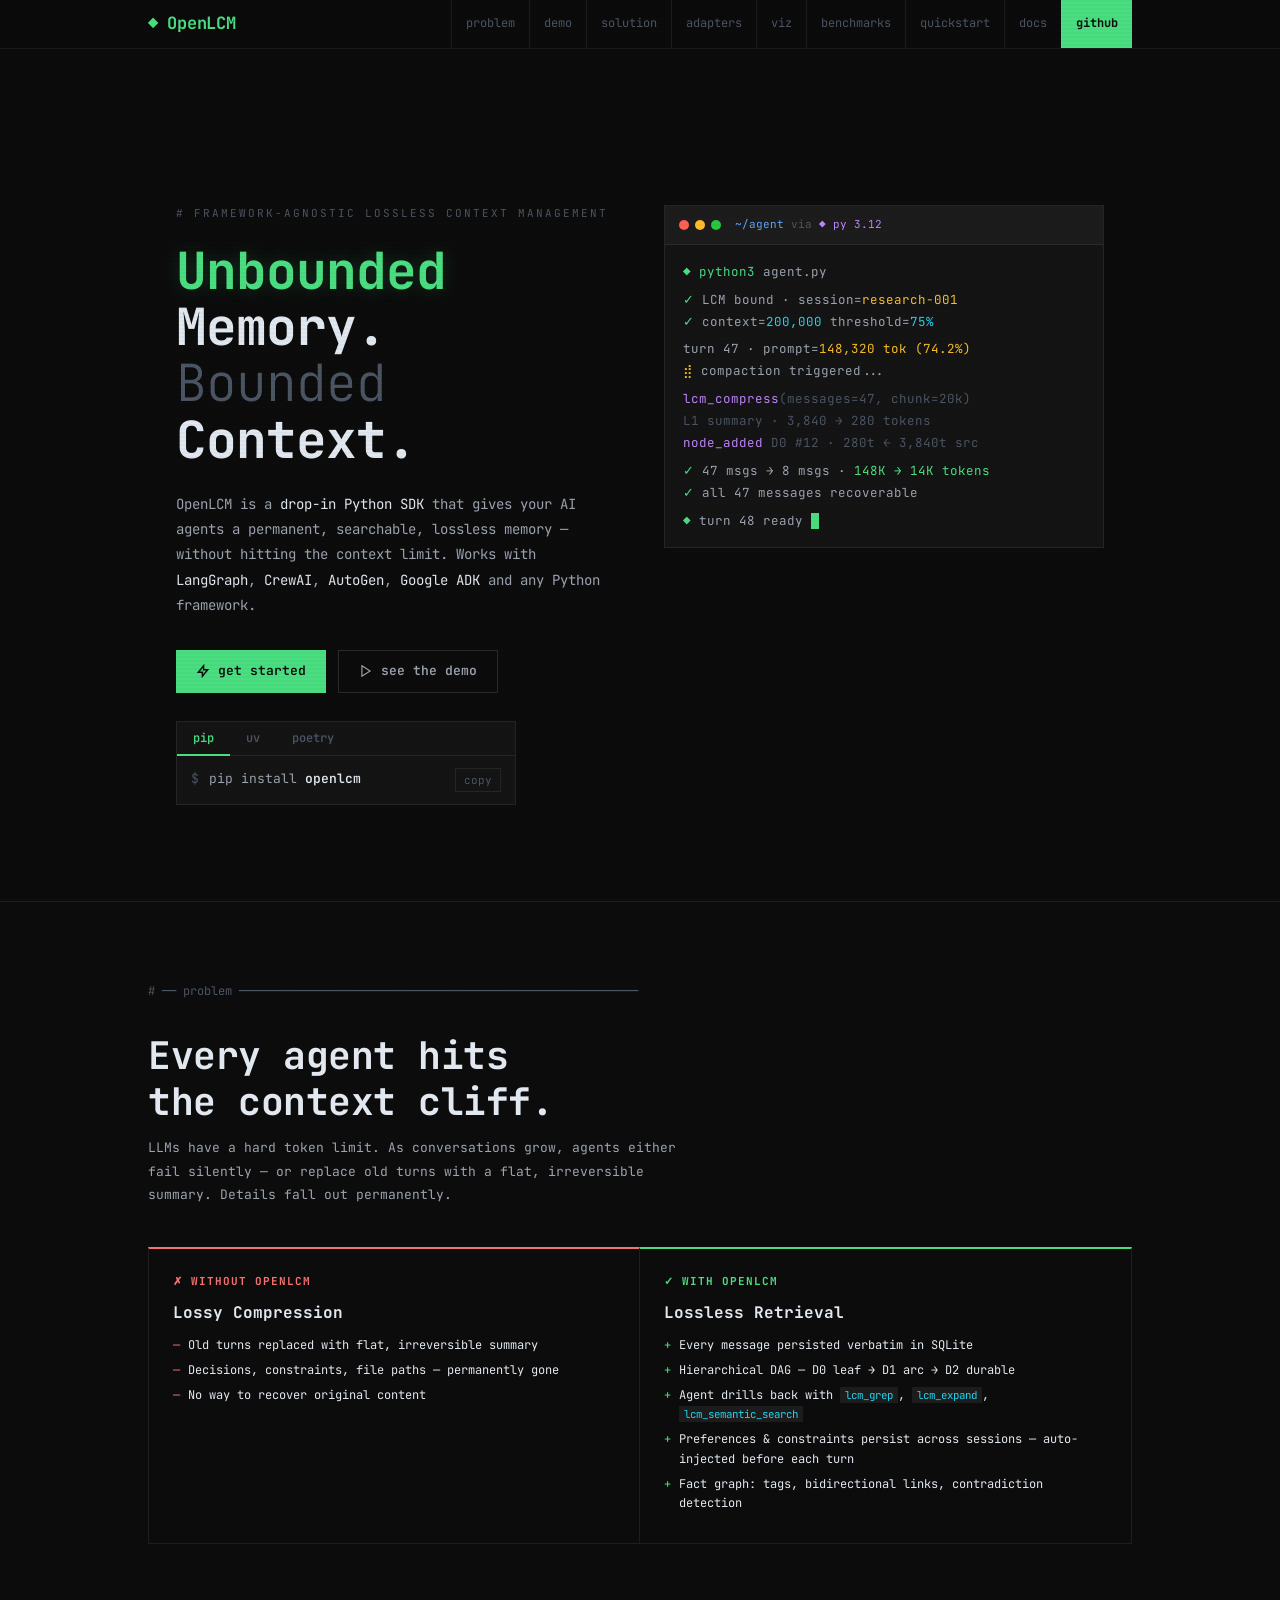
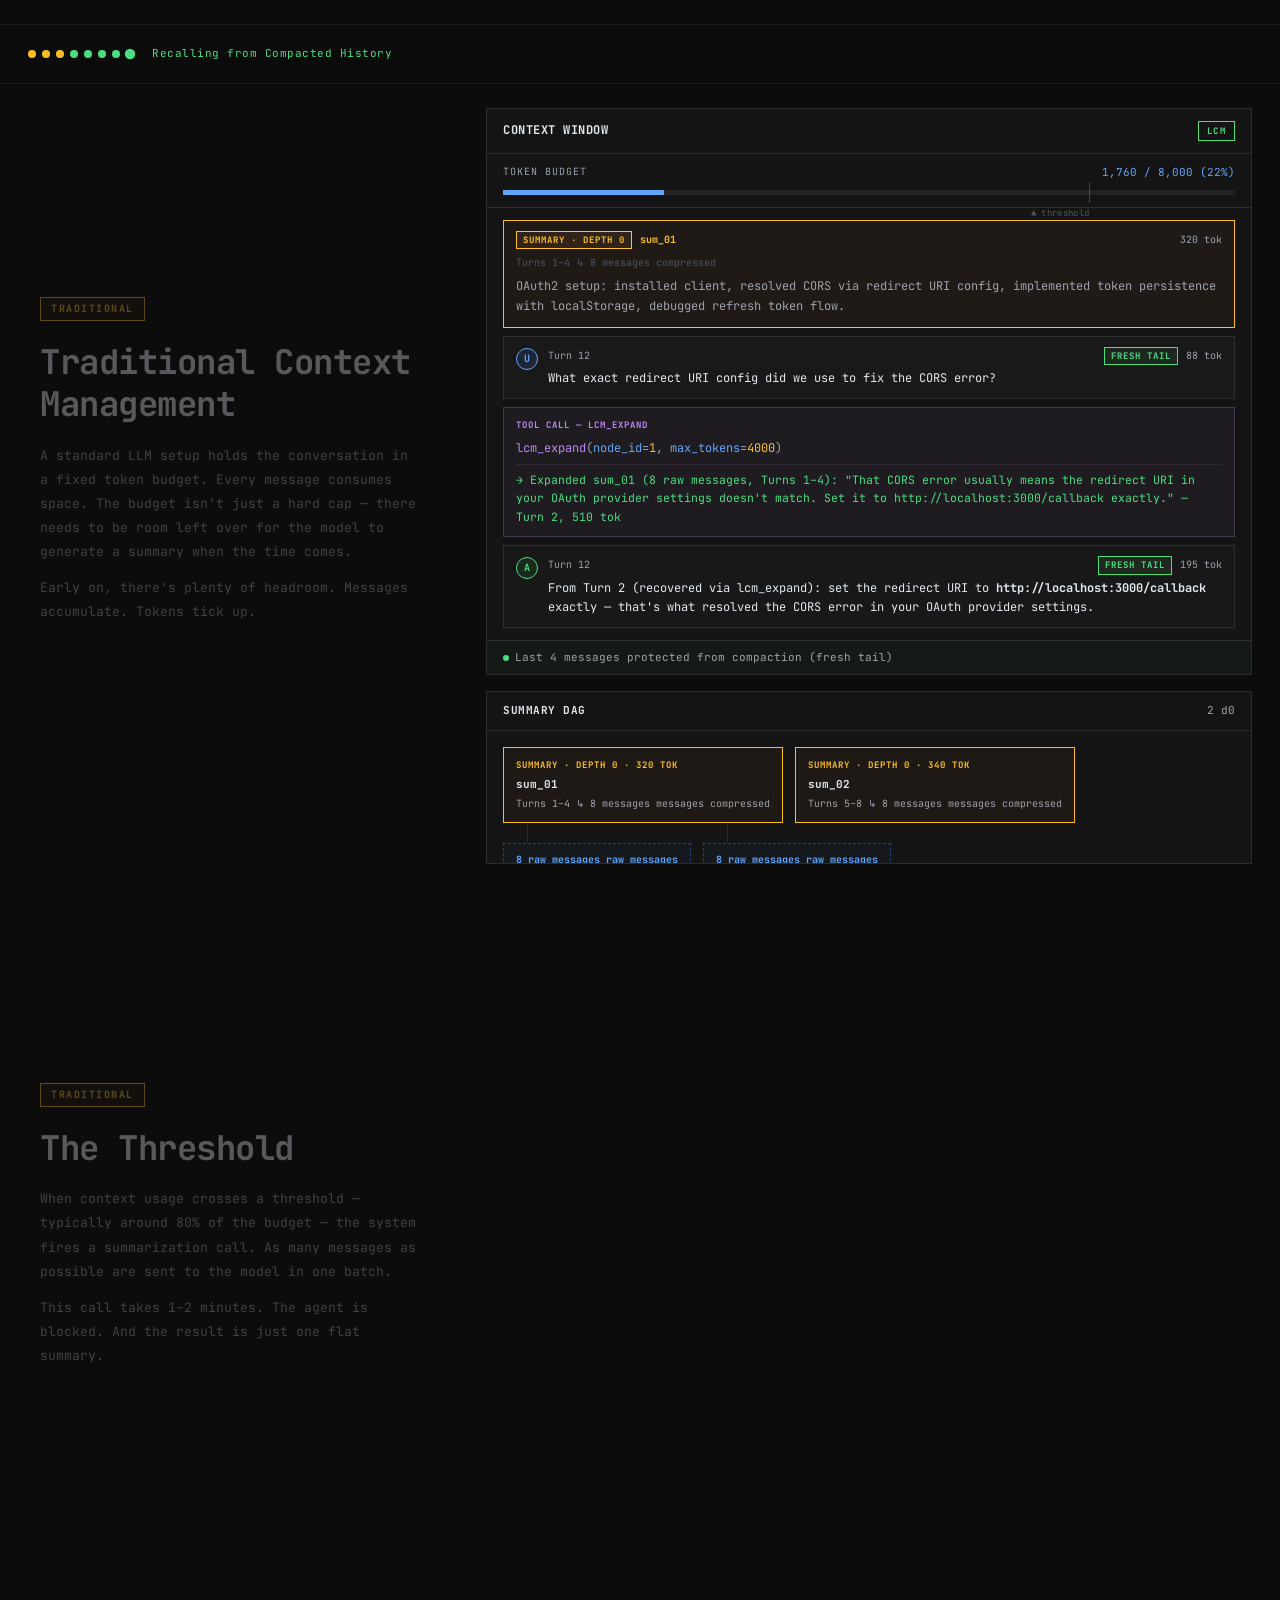
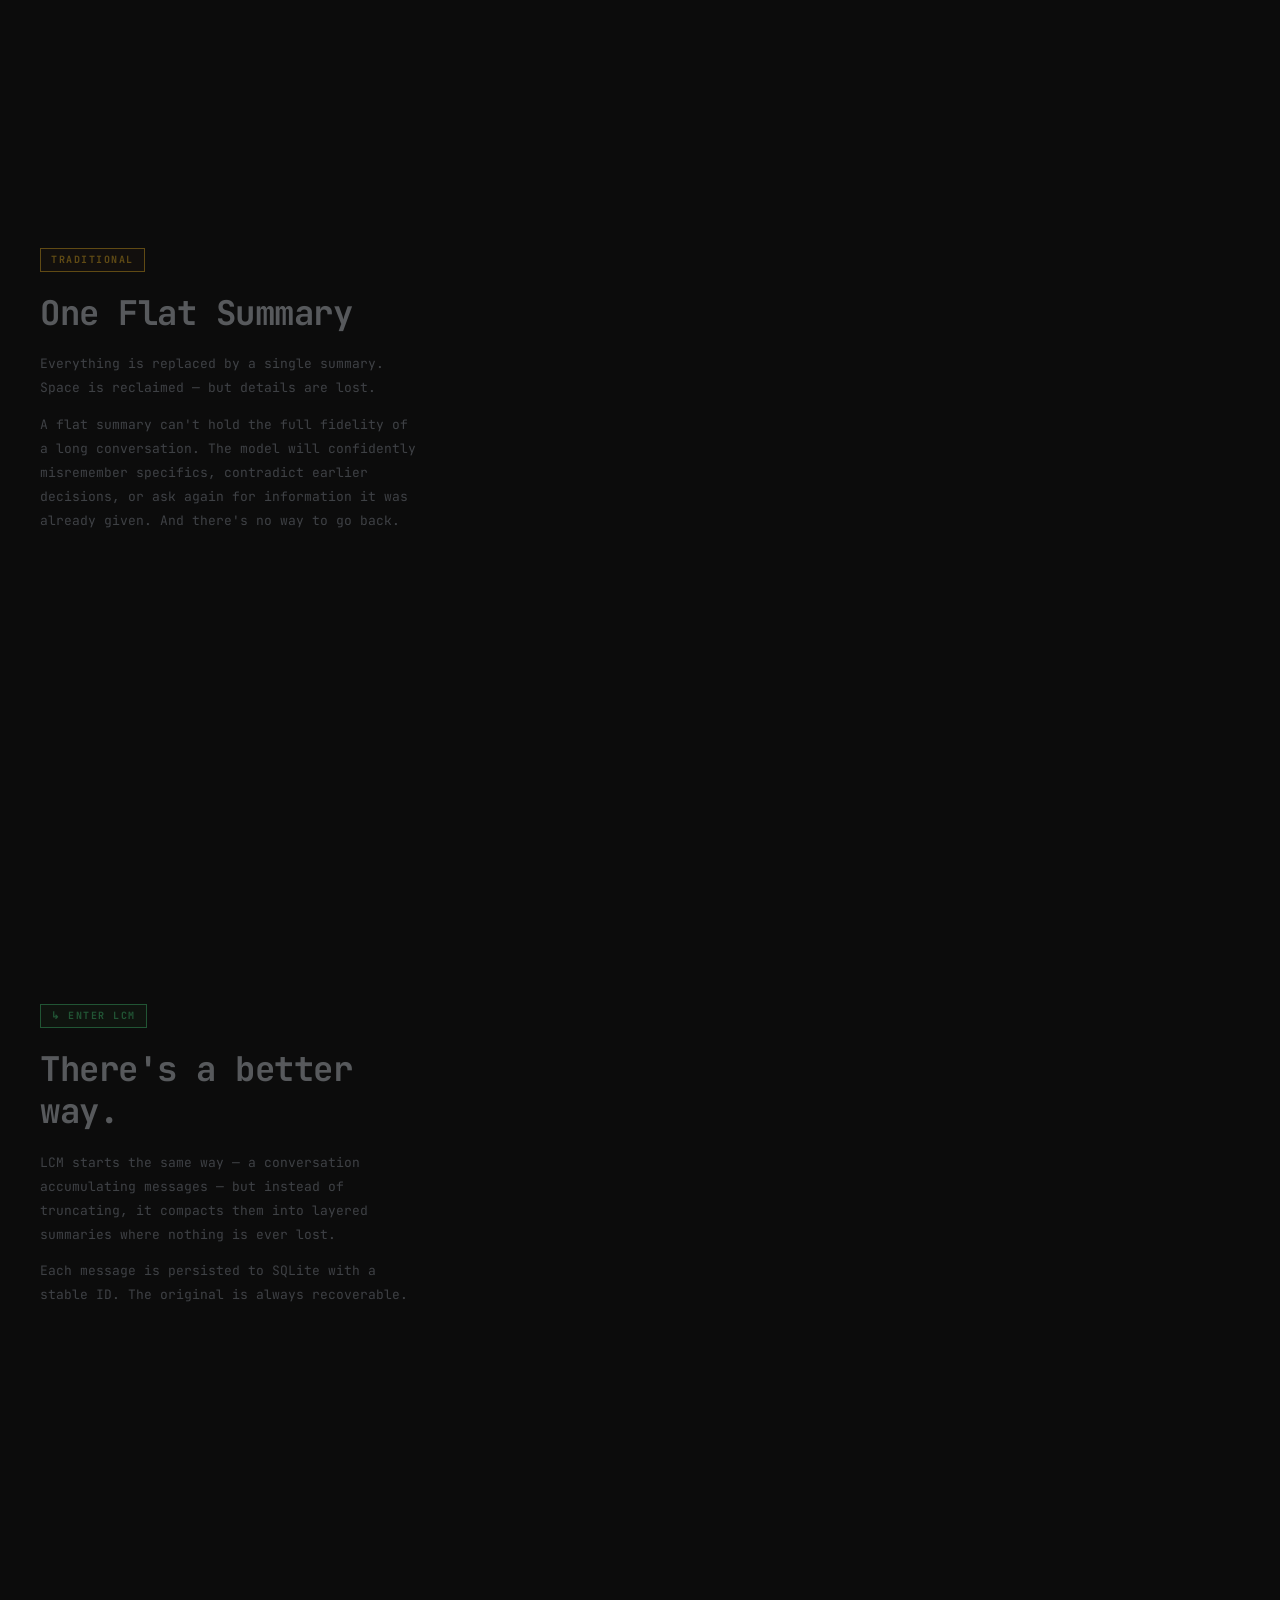
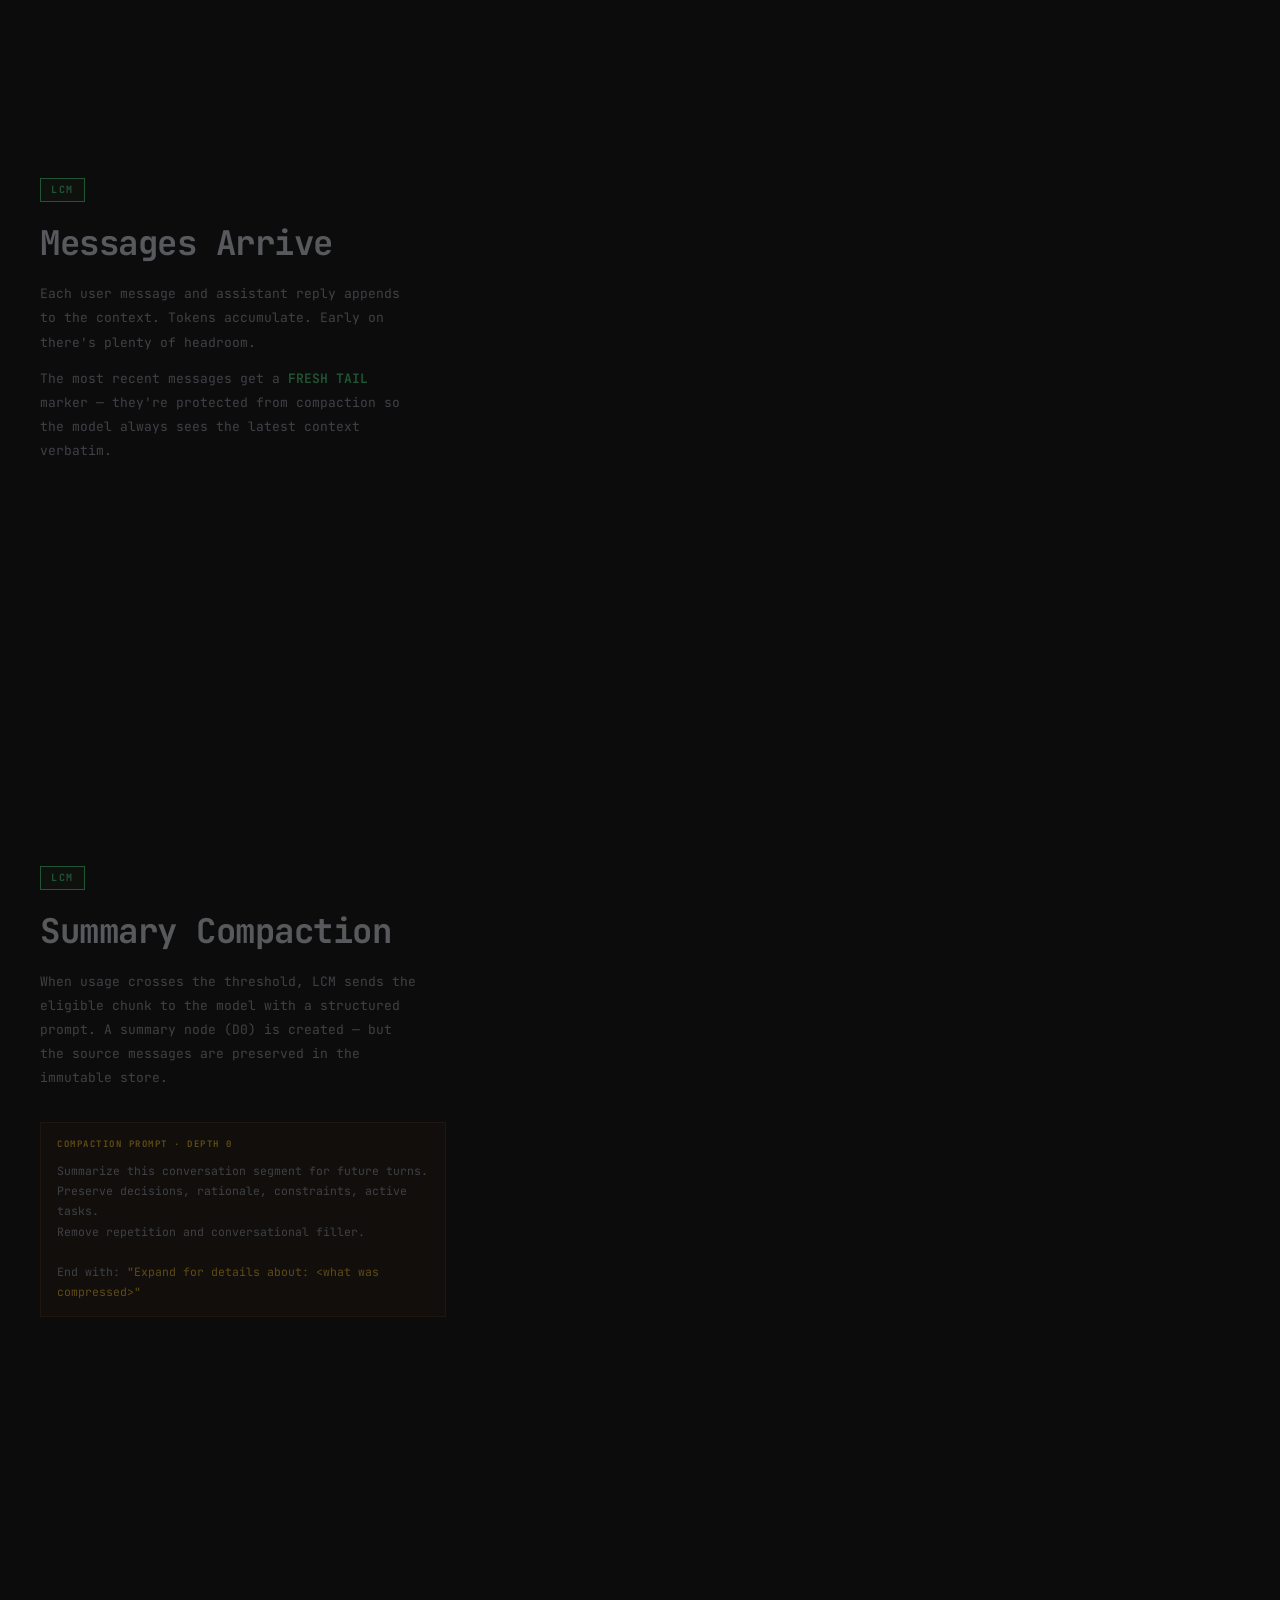
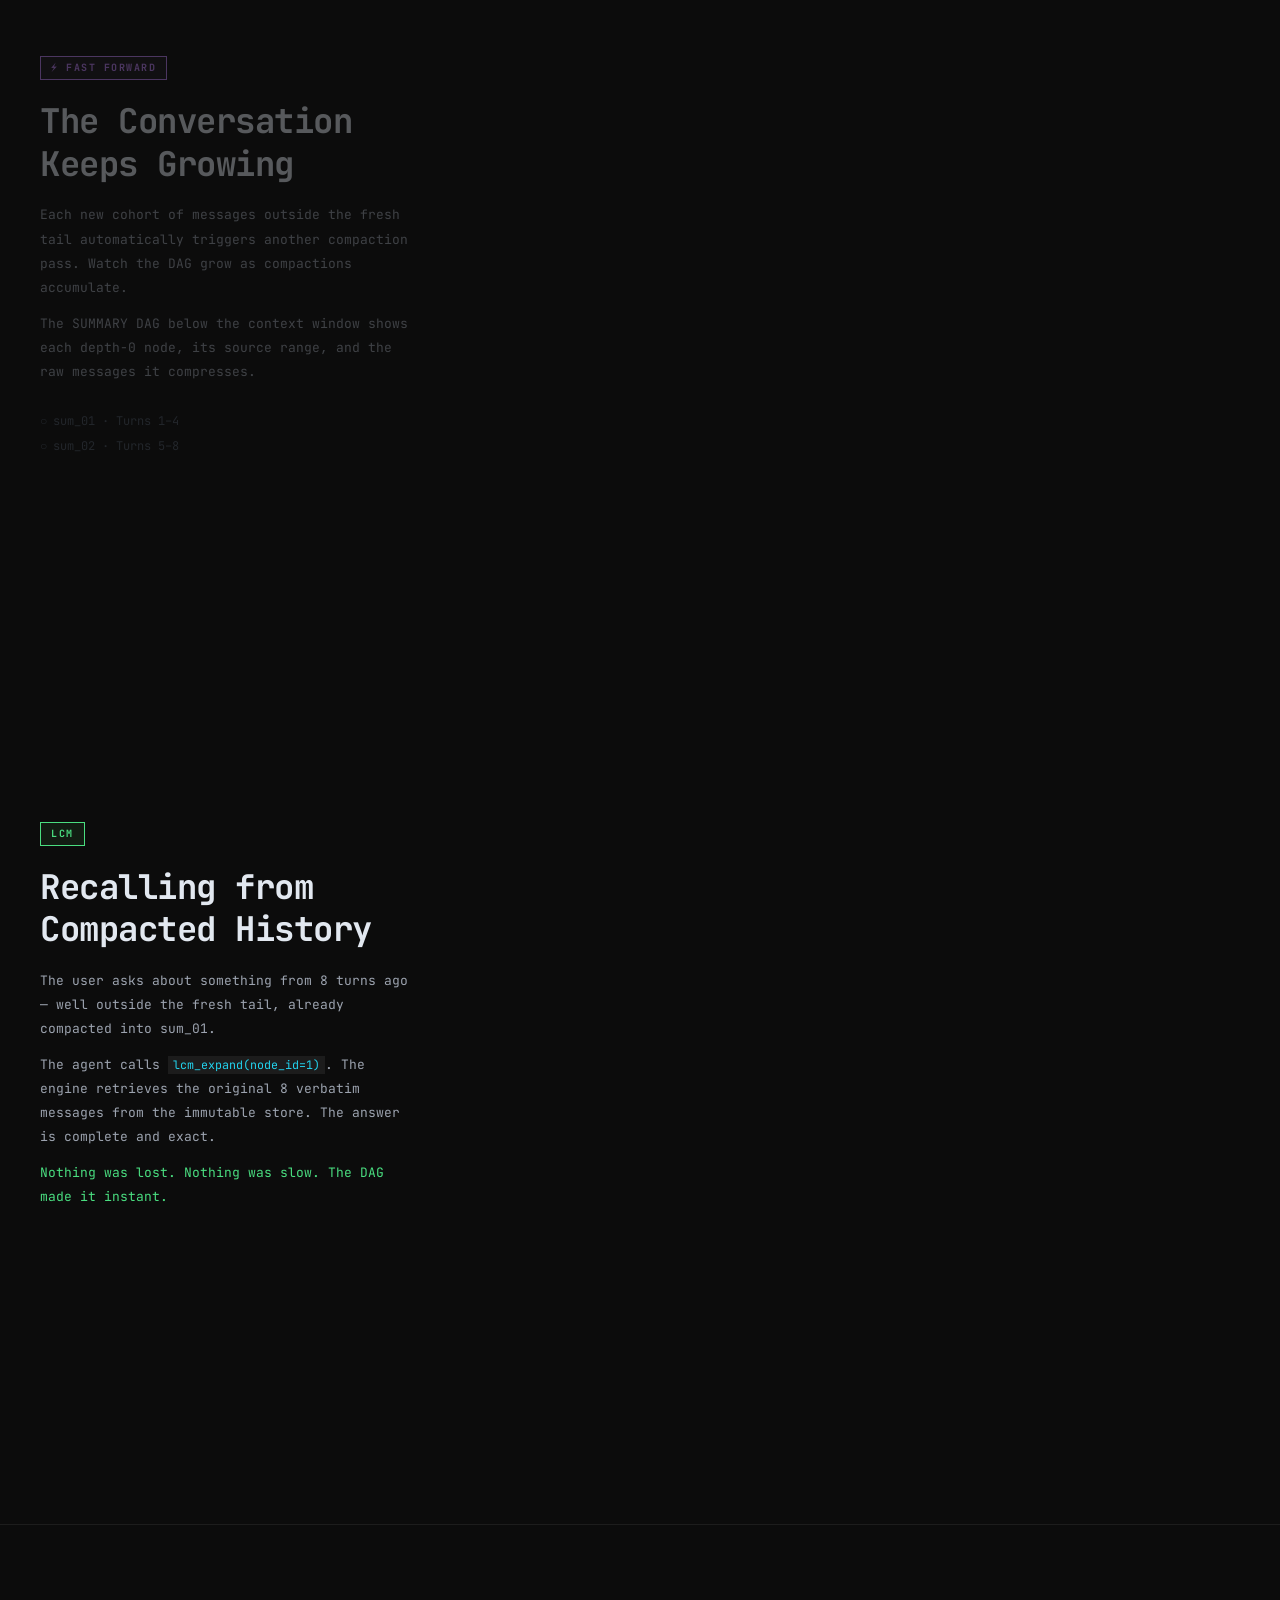
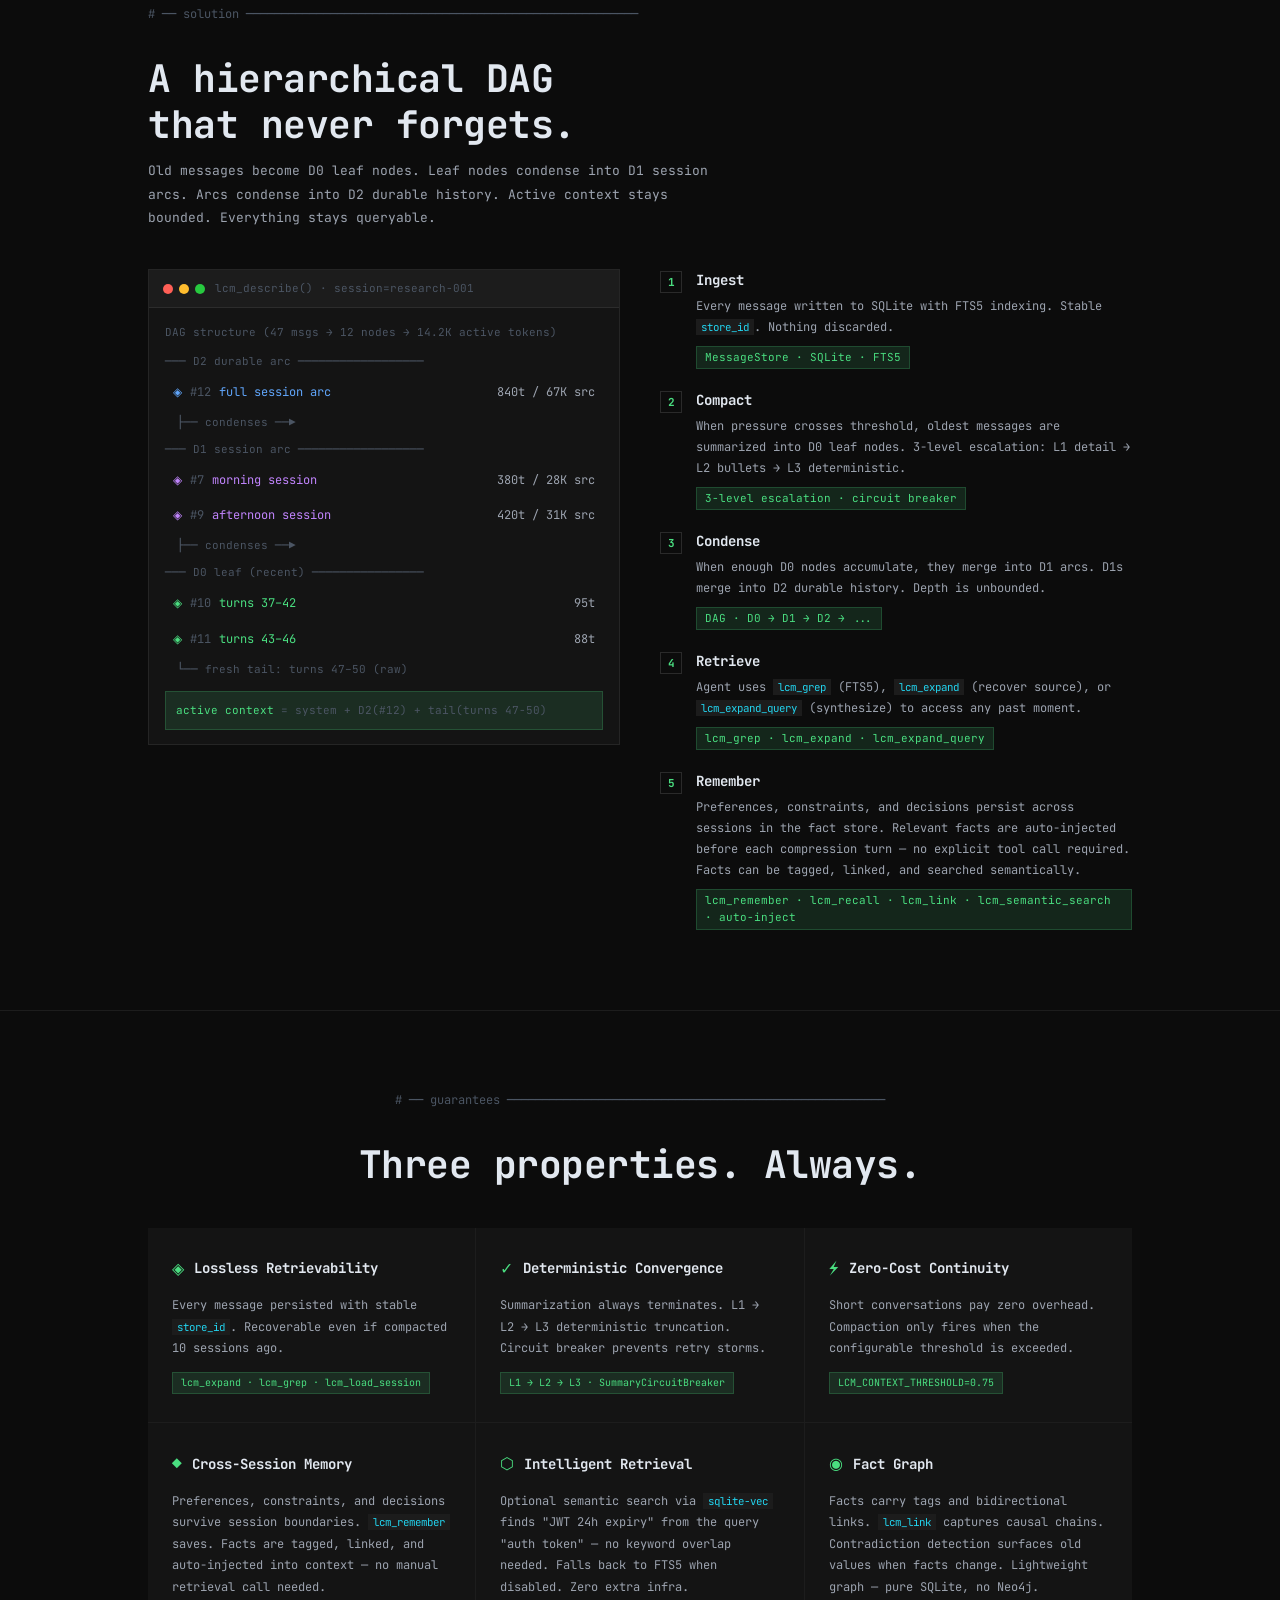
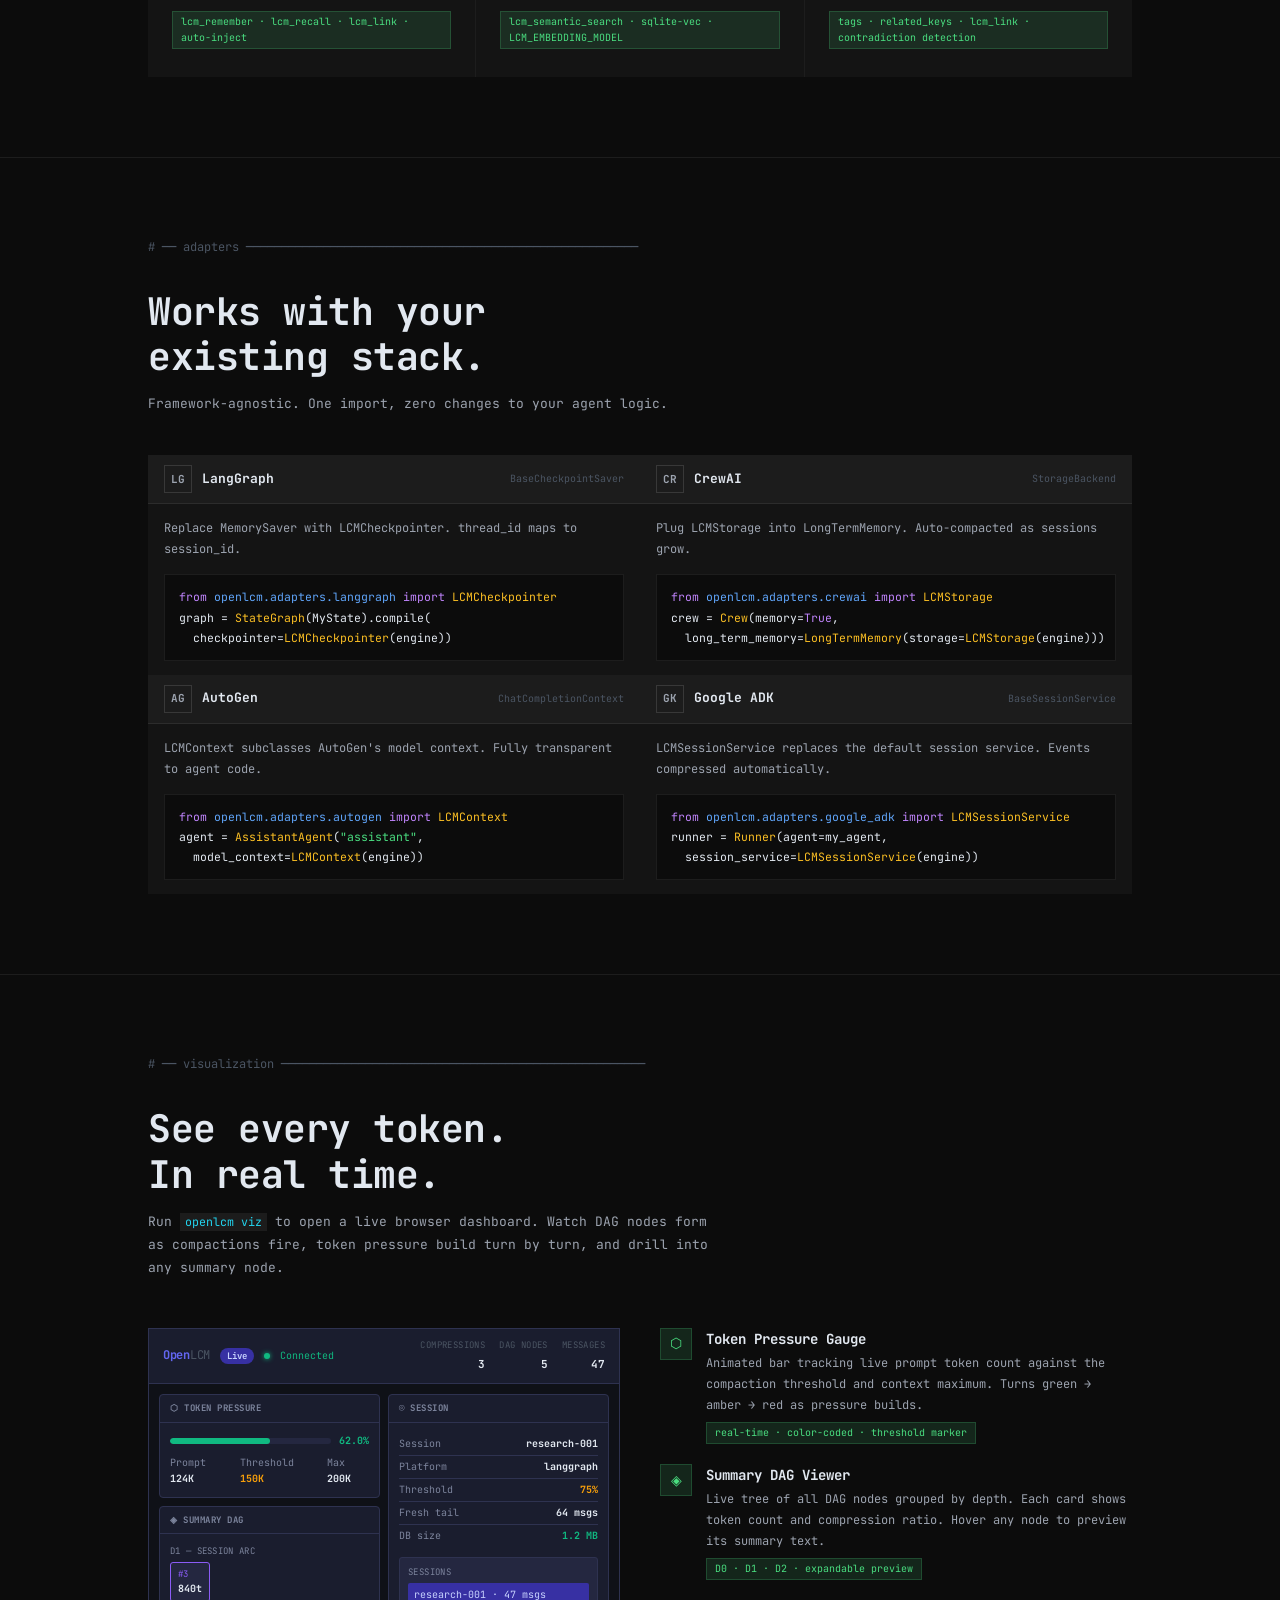
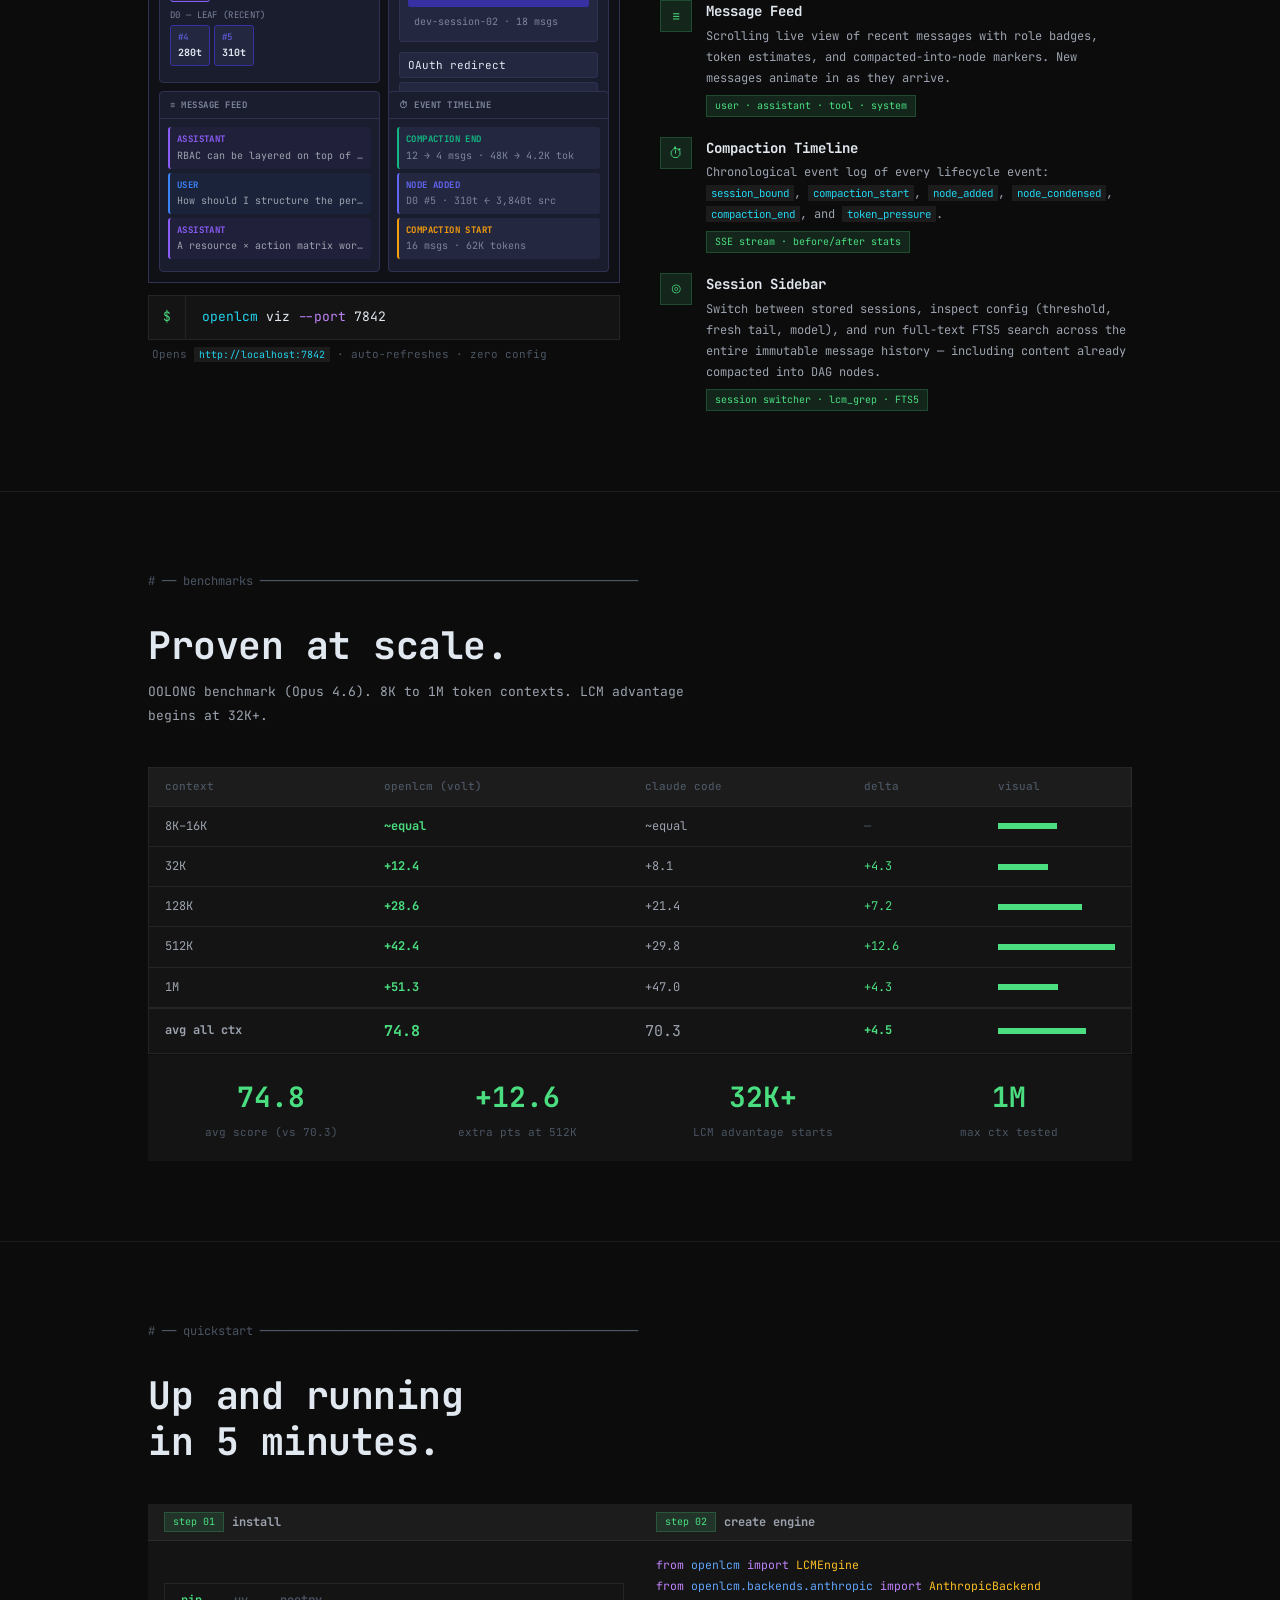
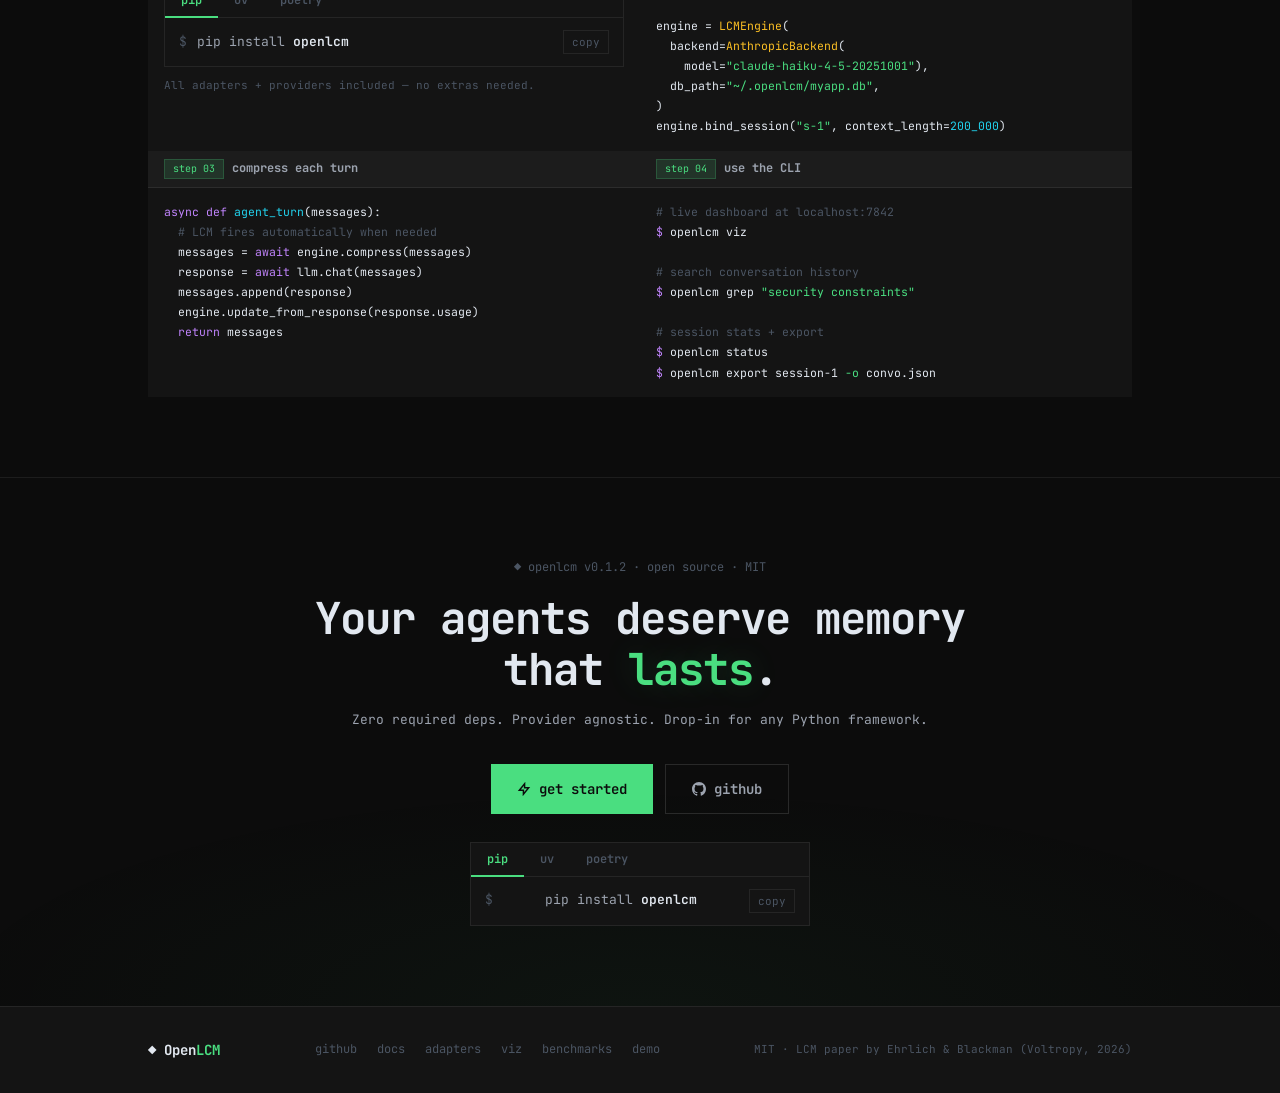
<file: index.html>
<!DOCTYPE html>
<html lang="en">
<head>
  <meta charset="UTF-8" />
  <meta name="viewport" content="width=device-width, initial-scale=1.0" />
  <title>OpenLCM — Unbounded Memory. Bounded Context.</title>
  <meta name="description" content="Framework-agnostic Lossless Context Management SDK for AI agents. Nothing is ever lost." />
  <link rel="preconnect" href="https://fonts.googleapis.com" />
  <link href="https://fonts.googleapis.com/css2?family=JetBrains+Mono:ital,wght@0,300;0,400;0,500;0,600;0,700;1,400&display=swap" rel="stylesheet" />
  <style>
    :root {
      --bg:        #0C0C0C; --bg-2:#141414; --bg-3:#1C1C1C; --bg-4:#242424;
      --border:    rgba(255,255,255,0.07); --border-2:rgba(255,255,255,0.12);
      --fg:        #E2E8F0; --fg-muted:#9CA3AF; --fg-dim:#4B5563;
      --green:     #4ADE80; --green-dim:rgba(74,222,128,0.12); --green-glow:rgba(74,222,128,0.2);
      --amber:     #FBBF24; --blue:#60A5FA; --blue-dim:rgba(96,165,250,0.1);
      --purple:    #C084FC; --purple-dim:rgba(192,132,252,0.1);
      --red:       #F87171; --cyan:#22D3EE;
      --mono:      'JetBrains Mono','SF Mono','Fira Code',monospace;
      --easing:    cubic-bezier(0.16,1,0.3,1);
      /* Demo panel — unified with main site palette */
      --d-bg:      #0C0C0C; --d-surface:#141414; --d-border:rgba(255,255,255,0.10);
      --d-text:    #E2E8F0; --d-muted:#9CA3AF; --d-dim:#4B5563;
      --d-user:    #60A5FA; --d-asst:#4ADE80; --d-tool:#C084FC;
      --d-sum:     #FBBF24; --d-sum-d1:#F87171;
      --d-fresh:   #4ADE80; --d-budget:#60A5FA;
      --d-warn:    #FBBF24; --d-over:#F87171;
    }
    *,*::before,*::after{box-sizing:border-box;margin:0;padding:0}
    html{scroll-behavior:smooth}
    body{font-family:var(--mono);background:var(--bg);color:var(--fg);overflow-x:hidden;font-size:14px;line-height:1.6}
    body::before{content:'';position:fixed;inset:0;background:repeating-linear-gradient(0deg,transparent,transparent 2px,rgba(0,0,0,0.025) 2px,rgba(0,0,0,0.025) 4px);pointer-events:none;z-index:9999}

    #scroll-prog{position:fixed;top:0;left:0;height:2px;z-index:1001;background:var(--green);box-shadow:0 0 8px var(--green);width:0;transition:width .1s linear}

    .reveal{opacity:0;transform:translateY(16px);transition:opacity .5s var(--easing),transform .5s var(--easing)}
    .reveal.visible{opacity:1;transform:none}
    .r1{transition-delay:.08s}.r2{transition-delay:.16s}.r3{transition-delay:.24s}.r4{transition-delay:.32s}
    @media(prefers-reduced-motion:reduce){.reveal{opacity:1;transform:none;transition:none}}

    .wrap{max-width:1040px;margin:0 auto;padding:0 28px}
    .section{padding:80px 0;border-top:1px solid var(--border)}

    /* NAV */
    nav{position:sticky;top:0;z-index:100;background:rgba(12,12,12,.96);border-bottom:1px solid var(--border);backdrop-filter:blur(12px)}
    .nav-inner{max-width:1040px;margin:0 auto;padding:0 28px;display:flex;align-items:center;height:48px}
    .nav-prompt{color:var(--green);font-weight:700;font-size:17px;letter-spacing:-.3px;white-space:nowrap}
    .nav-links{display:flex;gap:0;list-style:none;margin-left:auto}
    .nav-links a{color:var(--fg-dim);text-decoration:none;font-size:12px;padding:0 14px;height:48px;display:flex;align-items:center;border-left:1px solid var(--border);transition:color .15s,background .15s}
    .nav-links a:hover{color:var(--fg);background:var(--bg-2)}
    .nav-links .nav-cta{color:var(--bg);background:var(--green);font-weight:700}
    .nav-links .nav-cta:hover{opacity:.85}
    @media(max-width:680px){.nav-links{display:none}}

    /* HERO */
    .hero{padding:60px 0 0;min-height:calc(100vh - 48px);display:flex;align-items:center}
    .hero-inner{display:grid;grid-template-columns:1fr 1fr;gap:48px;align-items:start}
    @media(max-width:800px){.hero-inner{grid-template-columns:1fr}}
    .hero-label{font-size:11px;color:var(--fg-dim);letter-spacing:2px;text-transform:uppercase;margin-bottom:20px}
    .hero-label::before{content:'# '}
    .hero-title{font-size:clamp(28px,4vw,52px);font-weight:700;line-height:1.1;letter-spacing:-1px;margin-bottom:24px}
    .t-green{color:var(--green);text-shadow:0 0 20px var(--green-glow)}
    .t-dim{color:var(--fg-dim);font-weight:300}
    .hero-tagline{font-size:14px;color:var(--fg-muted);line-height:1.8;margin-bottom:32px;max-width:440px}
    .hl{color:var(--fg)}
    .hero-actions{display:flex;gap:12px;flex-wrap:wrap}
    .btn{display:inline-flex;align-items:center;gap:8px;padding:10px 20px;font-family:var(--mono);font-size:13px;font-weight:600;text-decoration:none;cursor:pointer;border:none;transition:all .15s var(--easing)}
    .btn-green{background:var(--green);color:#0C0C0C}
    .btn-green:hover{box-shadow:0 0 20px var(--green-glow);transform:translateY(-1px)}
    .btn-ghost{background:transparent;color:var(--fg-muted);border:1px solid var(--border-2)}
    .btn-ghost:hover{color:var(--fg);border-color:var(--fg-dim)}
    /* Tabbed install widget */
    .install-widget{margin-top:28px;background:var(--bg-2);border:1px solid var(--border);width:fit-content;min-width:340px}
    .install-tabs{display:flex;border-bottom:1px solid var(--border)}
    .install-tab{padding:8px 16px;font-family:var(--mono);font-size:12px;font-weight:600;color:var(--fg-dim);cursor:pointer;border:none;background:none;border-bottom:2px solid transparent;margin-bottom:-1px;transition:color .15s,border-color .15s}
    .install-tab:hover{color:var(--fg)}
    .install-tab.active{color:var(--green);border-bottom-color:var(--green)}
    .install-cmd-row{display:flex;align-items:center;padding:12px 14px;gap:10px}
    .install-prompt{color:var(--fg-dim);font-size:13px;flex-shrink:0}
    .install-cmd-text{color:var(--fg-muted);font-size:13px;flex:1}
    .install-cmd-text .pkg{color:var(--fg);font-weight:600}
    .install-copy{background:none;border:1px solid var(--border);color:var(--fg-dim);padding:4px 8px;font-family:var(--mono);font-size:11px;cursor:pointer;transition:color .15s,border-color .15s,background .15s;flex-shrink:0}
    .install-copy:hover{color:var(--green);border-color:var(--green);background:var(--green-dim)}
    .install-copy.copied{color:var(--green);border-color:var(--green);background:var(--green-dim)}
    .cmd-pkg{color:var(--fg);font-weight:600}

    /* Terminal widget */
    .term-window{background:var(--bg-2);border:1px solid var(--border);overflow:hidden}
    .term-bar{background:var(--bg-3);border-bottom:1px solid var(--border);padding:10px 14px;display:flex;align-items:center;gap:10px}
    .term-dots{display:flex;gap:6px}
    .term-dot{width:10px;height:10px;border-radius:50%}
    .td-r{background:#FF5F56}.td-y{background:#FFBD2E}.td-g{background:#27C93F}
    .term-path{margin-left:4px;font-size:11px;color:var(--fg-dim)}
    .tp-dir{color:var(--blue)}.tp-git{color:var(--purple)}
    .term-body{padding:16px 18px;font-size:12.5px;line-height:1.75}
    .tl{display:block}
    .tl-prompt::before{content:'◆ ';color:var(--green)}
    .tl-cmd{color:var(--green)}.tl-str{color:var(--amber)}.tl-num{color:var(--cyan)}
    .tl-dim{color:var(--fg-dim)}.tl-ok{color:var(--green)}.tl-warn{color:var(--amber)}
    .tl-tool{color:var(--purple)}.tl-muted{color:var(--fg-muted)}.tl-white{color:var(--fg)}
    .tl-gap{display:block;height:6px}
    .cursor{display:inline-block;width:8px;height:16px;background:var(--green);vertical-align:middle;animation:blink 1s step-end infinite}
    @keyframes blink{0%,100%{opacity:1}50%{opacity:0}}

    /* Section headers */
    .cli-head{font-size:12px;color:var(--fg-dim);margin-bottom:32px}
    .cli-title{font-size:clamp(22px,3vw,38px);font-weight:700;margin-bottom:12px;line-height:1.2;letter-spacing:-.5px}
    .cli-sub{font-size:13px;color:var(--fg-muted);line-height:1.8;max-width:560px}
    code{background:var(--bg-3);color:var(--cyan);padding:1px 5px;font-family:var(--mono);font-size:.9em}

    /* Misc shared */
    .compare-row{display:grid;grid-template-columns:1fr 1fr;gap:0;margin-top:40px}
    @media(max-width:700px){.compare-row{grid-template-columns:1fr}}
    .compare-cell{padding:24px;border:1px solid var(--border)}
    .compare-cell+.compare-cell{border-left:none}
    .compare-cell.good{border-top:2px solid var(--green)}.compare-cell.bad{border-top:2px solid var(--red)}
    .cc-label{font-size:11px;font-weight:700;letter-spacing:1px;text-transform:uppercase;margin-bottom:10px}
    .cc-title{font-size:16px;font-weight:700;margin-bottom:10px}
    .cc-item{display:flex;align-items:flex-start;gap:8px;margin:6px 0;font-size:12px}

    .dag-grid{display:grid;grid-template-columns:1fr 1fr;gap:40px;margin-top:40px;align-items:start}
    @media(max-width:800px){.dag-grid{grid-template-columns:1fr}}
    .dag-cli{background:var(--bg-2);border:1px solid var(--border);font-size:12px;line-height:1.9}
    .dag-cli-head{background:var(--bg-3);border-bottom:1px solid var(--border);padding:8px 14px;font-size:11px;color:var(--fg-dim);display:flex;gap:10px;align-items:center}
    .dag-cli-body{padding:14px 16px}
    .dag-node-line{display:flex;align-items:center;gap:8px;margin:3px 0;padding:5px 8px}
    .dag-node-line:hover{background:var(--bg-3)}
    .dag-connector{color:var(--fg-dim);padding-left:12px;font-size:11px;margin:2px 0}
    .step-list{display:flex;flex-direction:column;gap:20px}
    .step-li{display:flex;gap:14px}
    .step-num-cli{width:22px;height:22px;min-width:22px;border:1px solid var(--border-2);display:flex;align-items:center;justify-content:center;font-size:11px;color:var(--green);font-weight:700;flex-shrink:0;margin-top:2px}
    .step-li h4{font-size:14px;font-weight:700;margin-bottom:4px}
    .step-li p{font-size:12px;color:var(--fg-muted);line-height:1.75}
    .step-tag{display:inline-block;margin-top:8px;background:var(--green-dim);color:var(--green);font-size:11px;padding:2px 8px;border:1px solid rgba(74,222,128,.2)}

    .guarantees-grid{display:grid;grid-template-columns:repeat(3,1fr);gap:1px;margin-top:40px;background:var(--border)}
    @media(min-width:701px){.guarantees-grid{grid-template-columns:repeat(3,1fr)}}
    @media(max-width:700px){.guarantees-grid{grid-template-columns:1fr}}
    .g-cell{background:var(--bg-2);padding:28px 24px;transition:background .2s}
    .g-cell:hover{background:var(--bg-3)}
    .g-head{display:flex;align-items:center;gap:10px;margin-bottom:14px}
    .g-sym{font-size:16px;color:var(--green)}.g-title{font-size:14px;font-weight:700}
    .g-body{font-size:12px;color:var(--fg-muted);line-height:1.8}
    .g-tag{margin-top:12px;display:inline-block;background:var(--green-dim);color:var(--green);font-size:10px;padding:2px 8px;border:1px solid rgba(74,222,128,.2)}

    .adapters-grid{display:grid;grid-template-columns:1fr 1fr;gap:0;background:var(--border);margin-top:40px}
    @media(max-width:700px){.adapters-grid{grid-template-columns:1fr}}
    .adapter-cell{background:var(--bg-2);overflow:hidden;transition:background .2s}
    .adapter-cell:hover{background:var(--bg-3)}
    .adapter-head{background:var(--bg-3);border-bottom:1px solid var(--border);padding:10px 16px;display:flex;align-items:center;gap:10px}
    .adapter-icon{width:28px;height:28px;display:flex;align-items:center;justify-content:center;font-size:11px;font-weight:700;border:1px solid var(--border-2);color:var(--fg-muted)}
    .adapter-name{font-size:13px;font-weight:700}.adapter-iface{font-size:10px;color:var(--fg-dim);margin-left:auto}
    .adapter-body{padding:14px 16px}
    .adapter-desc{font-size:12px;color:var(--fg-muted);line-height:1.75;margin-bottom:14px}
    .code-snippet{background:var(--bg);border:1px solid var(--border);padding:12px 14px;font-size:11.5px;line-height:1.75;overflow-x:auto}
    .cs-kw{color:var(--purple)}.cs-imp{color:var(--blue)}.cs-cls{color:var(--amber)}
    .cs-str{color:var(--green)}.cs-cmt{color:var(--fg-dim)}.cs-fn{color:var(--cyan)}

    .bench-table{width:100%;border-collapse:collapse;background:var(--bg-2);border:1px solid var(--border)}
    .bench-table th,.bench-table td{padding:10px 16px;text-align:left;font-size:12px;border-bottom:1px solid var(--border)}
    .bench-table th{background:var(--bg-3);color:var(--fg-dim);font-weight:500;font-size:11px}
    .bench-table td{color:var(--fg-muted)}
    .bench-table .td-lcm{color:var(--green);font-weight:700}
    .bench-table tr:hover td{background:var(--bg-3)}
    .bbm{height:6px;background:var(--green);transition:width 1s var(--easing)}
    .bbm.cc{background:var(--fg-dim)}
    .bench-stats{display:grid;grid-template-columns:repeat(4,1fr);gap:0;background:var(--border);margin-top:1px}
    @media(max-width:700px){.bench-stats{grid-template-columns:repeat(2,1fr)}}
    .bsc{background:var(--bg-2);padding:20px 16px;text-align:center}
    .bsc-val{font-size:28px;font-weight:700;color:var(--green)}.bsc-label{font-size:11px;color:var(--fg-dim);margin-top:4px}

    .qs-grid{display:grid;grid-template-columns:1fr 1fr;gap:0;background:var(--border);margin-top:40px}
    @media(max-width:700px){.qs-grid{grid-template-columns:1fr}}
    .qs-cell{background:var(--bg-2);overflow:hidden}
    .qs-head{background:var(--bg-3);border-bottom:1px solid var(--border);padding:8px 16px;display:flex;align-items:center;gap:8px}
    .qs-step{background:rgba(74,222,128,.12);color:var(--green);font-size:10px;padding:1px 8px;border:1px solid rgba(74,222,128,.2)}
    .qs-title{font-size:12px;font-weight:700;color:var(--fg-muted)}
    .qs-code{padding:14px 16px;font-size:11.5px;line-height:1.75}

    .cta-section{padding:80px 0;border-top:1px solid var(--border);position:relative;overflow:hidden}
    .cta-section::before{content:'';position:absolute;inset:0;background:radial-gradient(ellipse 80% 60% at 50% 100%,rgba(74,222,128,.04) 0%,transparent 70%);pointer-events:none}
    .cta-inner{text-align:center;position:relative}
    .cta-pre{font-size:12px;color:var(--fg-dim);margin-bottom:16px}
    .cta-title{font-size:clamp(24px,4vw,44px);font-weight:700;letter-spacing:-1px;margin-bottom:14px;line-height:1.15}
    .cta-accent{color:var(--green);text-shadow:0 0 30px var(--green-glow)}
    .cta-sub{font-size:13px;color:var(--fg-muted);margin-bottom:32px;line-height:1.8}
    .cta-buttons{display:flex;gap:12px;justify-content:center;flex-wrap:wrap}
    .cta-install{margin-top:28px;display:flex;align-items:stretch;background:var(--bg-2);border:1px solid var(--border);max-width:480px;margin-left:auto;margin-right:auto}
    .ci-prompt{padding:12px 14px;color:var(--green);border-right:1px solid var(--border);font-size:13px}
    .ci-cmd{padding:12px 16px;color:var(--fg);font-size:13px;flex:1}
    .ci-cmd .pkg{color:var(--cyan)}

    footer{border-top:1px solid var(--border);padding:32px 0;background:var(--bg-2)}
    .footer-inner{max-width:1040px;margin:0 auto;padding:0 28px;display:flex;align-items:center;justify-content:space-between;flex-wrap:wrap;gap:16px}
    .footer-logo{font-size:14px;font-weight:700}.fl-g{color:var(--green)}
    .footer-links{display:flex;gap:20px}
    .footer-links a{color:var(--fg-dim);text-decoration:none;font-size:12px;transition:color .15s}
    .footer-links a:hover{color:var(--fg)}
    .footer-copy{font-size:11px;color:var(--fg-dim)}

    ::-webkit-scrollbar{width:4px;height:4px}
    ::-webkit-scrollbar-track{background:transparent}
    ::-webkit-scrollbar-thumb{background:var(--bg-4)}

    /* ════════════════════════════════════════════════════════════════
       DEMO — losslesscontext.ai pattern
       Left: chapters scroll normally
       Right: CONTEXT WINDOW panel is sticky
    ════════════════════════════════════════════════════════════════ */

    .demo-wrap{border-top:1px solid var(--border);background:var(--bg)}

    /* Chapter dots progress indicator */
    .demo-chapter-dots{
      display:flex;gap:6px;padding:20px 28px;
      position:sticky;top:48px;z-index:50;
      background:rgba(12,12,12,.97);border-bottom:1px solid var(--border);
      backdrop-filter:blur(12px);
      align-items:center;
    }
    .demo-dot{width:8px;height:8px;border-radius:50%;background:var(--d-dim);transition:background .3s,transform .3s;cursor:pointer}
    .demo-dot.active{background:var(--d-sum);transform:scale(1.3)}
    .demo-dot.trad{background:var(--d-sum)}
    .demo-dot.lcm-dot{background:var(--d-fresh)}
    .demo-chapter-label{font-size:11px;color:var(--d-muted);margin-left:12px;letter-spacing:.5px;transition:color .3s}
    .demo-chapter-label.trad-label{color:var(--d-sum)}
    .demo-chapter-label.lcm-label{color:var(--d-fresh)}

    /* Split layout */
    .demo-body{
      display:flex;align-items:flex-start;
      max-width:1380px;margin:0 auto;
      padding:0;
    }

    /* Left: chapters stack vertically, scroll normally */
    .demo-chapters{
      width:38%;min-width:320px;
      padding:0 40px 120px 40px;
      flex-shrink:0;
    }

    .demo-chapter{
      min-height:85vh;
      display:flex;flex-direction:column;justify-content:center;
      padding:60px 0;
      opacity:.35;transition:opacity .4s;
    }
    .demo-chapter.active{opacity:1}

    .chapter-badge{
      display:inline-flex;align-items:center;gap:6px;
      padding:3px 10px;font-size:10px;font-weight:700;
      letter-spacing:1.5px;text-transform:uppercase;
      margin-bottom:20px;width:fit-content;
      border:1px solid;
    }
    .badge-trad{color:var(--d-sum);border-color:var(--d-sum);background:rgba(240,136,62,.08)}
    .badge-lcm{color:var(--d-fresh);border-color:var(--d-fresh);background:rgba(86,211,100,.08)}
    .badge-ff{color:var(--d-tool);border-color:var(--d-tool);background:rgba(210,168,255,.08)}
    .badge-enter{color:var(--d-fresh);border-color:var(--d-fresh);background:rgba(86,211,100,.12)}

    .chapter-title{
      font-size:clamp(22px,2.8vw,34px);
      font-weight:700;color:var(--d-text);
      line-height:1.25;letter-spacing:-.5px;
      margin-bottom:18px;
    }
    .chapter-body{
      font-size:13px;color:var(--d-muted);
      line-height:1.85;max-width:380px;
    }
    .chapter-body p{margin-bottom:12px}

    /* Compaction prompt box shown in chapter 5 */
    .compact-prompt-box{
      margin-top:20px;
      background:rgba(240,136,62,.06);
      border:1px solid rgba(240,136,62,.2);
      padding:14px 16px;
      font-size:11.5px;color:var(--d-muted);
      line-height:1.75;
    }
    .cpb-label{font-size:9px;font-weight:700;letter-spacing:1.5px;text-transform:uppercase;color:var(--d-sum);margin-bottom:8px}
    .cpb-highlight{color:var(--d-sum)}

    /* Recover section sub-items */
    .chapter-sub-items{margin-top:16px;display:flex;flex-direction:column;gap:6px}
    .chapter-sub-item{font-size:12px;color:var(--d-dim);display:flex;align-items:center;gap:6px}
    .chapter-sub-item::before{content:'○';color:var(--d-dim);flex-shrink:0}

    /* Right: sticky context window panel — centered vertically */
    .demo-panel-wrap{
      flex:1;
      position:sticky;
      top:calc(48px + 48px); /* nav + dots bar */
      height:calc(100vh - 48px - 48px);
      overflow-y:auto;
      padding:24px 28px 24px 0;
      display:flex;flex-direction:column;gap:16px;
      justify-content:center;
    }

    /* ── CONTEXT WINDOW panel ──────────────────────────────────────── */
    .ctx-window{
      background:var(--d-surface);
      border:1px solid var(--d-border);
      overflow:hidden;
      flex-shrink:0;
    }

    /* Warning banner (shown when threshold crossed) */
    .ctx-warning-banner{
      padding:10px 16px;
      background:rgba(240,136,62,.12);
      border-bottom:1px solid var(--d-warn);
      font-size:12px;color:var(--d-warn);
      display:flex;align-items:center;gap:8px;
      display:none;
    }
    .ctx-warning-banner.show{display:flex}

    /* Panel header */
    .ctx-header{
      padding:12px 16px;
      border-bottom:1px solid var(--d-border);
      display:flex;align-items:center;justify-content:space-between;
    }
    .ctx-title{font-size:12px;font-weight:700;letter-spacing:.5px;color:var(--d-text);text-transform:uppercase}
    .ctx-mode-badge{
      font-size:9px;font-weight:700;letter-spacing:1.5px;text-transform:uppercase;
      padding:2px 8px;border:1px solid;
    }
    .ctx-mode-badge.trad{color:var(--d-sum);border-color:var(--d-sum)}
    .ctx-mode-badge.lcm{color:var(--d-fresh);border-color:var(--d-fresh)}

    /* Budget bar */
    .ctx-budget-section{padding:10px 16px 12px;border-bottom:1px solid var(--d-border)}
    .ctx-budget-row{display:flex;justify-content:space-between;margin-bottom:8px}
    .ctx-budget-label{font-size:10px;letter-spacing:1px;text-transform:uppercase;color:var(--d-muted)}
    .ctx-budget-val{font-size:11px;font-variant-numeric:tabular-nums;transition:color .4s}
    .ctx-budget-bar-outer{height:5px;background:rgba(255,255,255,.06);position:relative;overflow:visible}
    .ctx-budget-bar-fill{position:absolute;left:0;top:0;bottom:0;transition:width .7s var(--easing),background .5s}
    .ctx-threshold-marker{
      position:absolute;top:-8px;
      width:1px;background:rgba(255,255,255,.2);height:21px;
      display:flex;flex-direction:column;align-items:center;
    }
    .ctx-threshold-marker::after{content:'▲ threshold';position:absolute;bottom:-18px;font-size:9px;color:var(--d-dim);letter-spacing:.3px;white-space:nowrap;transform:translateX(-50%)}

    /* Messages area */
    .ctx-messages{padding:12px 16px;display:flex;flex-direction:column;gap:8px;min-height:120px}
    .ctx-empty{font-size:13px;color:var(--d-dim);text-align:center;padding:32px 0}

    /* Individual message card */
    .ctx-msg{
      background:rgba(255,255,255,.02);
      border:1px solid var(--d-border);
      padding:10px 12px;
      display:flex;gap:10px;
      align-items:flex-start;
      transition:opacity .4s,max-height .5s,margin .4s;
      overflow:hidden;
    }
    .ctx-msg.fading{opacity:.25;background:rgba(255,255,255,.005)}
    .ctx-msg-avatar{
      width:22px;height:22px;border-radius:50%;
      display:flex;align-items:center;justify-content:center;
      font-size:10px;font-weight:700;flex-shrink:0;margin-top:1px;
      border:1px solid;
    }
    .avatar-u{color:var(--d-user);border-color:var(--d-user);background:rgba(56,139,253,.12)}
    .avatar-a{color:var(--d-asst);border-color:var(--d-asst);background:rgba(63,185,80,.1)}
    .ctx-msg-right{flex:1;min-width:0}
    .ctx-msg-meta{display:flex;align-items:center;justify-content:space-between;margin-bottom:4px}
    .ctx-msg-turn{font-size:10px;color:var(--d-muted)}
    .ctx-msg-right-meta{display:flex;align-items:center;gap:8px}
    .ctx-fresh-tag{
      font-size:9px;font-weight:700;letter-spacing:1px;text-transform:uppercase;
      padding:1px 6px;border:1px solid var(--d-fresh);color:var(--d-fresh);
      background:rgba(86,211,100,.08);
    }
    .ctx-tok{font-size:10px;color:var(--d-muted)}
    .ctx-msg-text{font-size:12px;color:var(--d-text);line-height:1.6}

    /* Summary node card (orange border) */
    .ctx-summary-node{
      background:rgba(240,136,62,.05);
      border:1px solid var(--d-sum);
      padding:10px 12px;
      transition:opacity .4s;
    }
    .ctx-sum-header{display:flex;align-items:center;gap:8px;margin-bottom:6px;flex-wrap:wrap}
    .ctx-sum-badge{
      font-size:9px;font-weight:700;letter-spacing:1px;text-transform:uppercase;
      padding:1px 6px;border:1px solid var(--d-sum);color:var(--d-sum);background:rgba(240,136,62,.08);
    }
    .ctx-sum-badge.lossy{border-color:var(--d-over);color:var(--d-over);background:rgba(255,123,114,.08)}
    .ctx-sum-id{font-size:10px;color:var(--d-sum);font-weight:700}
    .ctx-sum-id.lossy{color:var(--d-over)}
    .ctx-sum-tok{font-size:10px;color:var(--d-muted);margin-left:auto}
    .ctx-sum-meta{font-size:10px;color:var(--d-dim);margin-bottom:6px}
    .ctx-sum-lossy-tag{font-size:9px;color:var(--d-over)}
    .ctx-sum-text{font-size:12px;color:var(--d-muted);line-height:1.65}

    /* Tool call block */
    .ctx-tool-block{
      background:rgba(210,168,255,.06);
      border:1px solid rgba(210,168,255,.2);
      padding:10px 12px;
    }
    .ctx-tool-header{font-size:9px;font-weight:700;letter-spacing:1px;text-transform:uppercase;color:var(--d-tool);margin-bottom:6px}
    .ctx-tool-call{font-size:12px;color:var(--d-muted);margin-bottom:6px}
    .ctx-tool-fn{color:var(--d-tool)}
    .ctx-tool-key{color:var(--d-user)}.ctx-tool-val{color:var(--amber)}
    .ctx-tool-result{font-size:11.5px;color:var(--d-asst);border-top:1px solid rgba(210,168,255,.1);padding-top:6px;margin-top:4px}

    /* Fresh tail indicator */
    .ctx-fresh-footer{
      padding:8px 16px;
      border-top:1px solid var(--d-border);
      font-size:11px;color:var(--d-muted);
      display:flex;align-items:center;gap:6px;
      background:rgba(86,211,100,.03);
      display:none;
    }
    .ctx-fresh-footer.show{display:flex}
    .ctx-fresh-dot{width:6px;height:6px;border-radius:50%;background:var(--d-fresh)}

    /* ── SUMMARY DAG panel ─────────────────────────────────────────── */
    .dag-panel{
      background:var(--d-surface);
      border:1px solid var(--d-border);
      overflow:hidden;
      display:none;
    }
    .dag-panel.show{display:block}
    .dag-panel-header{
      padding:10px 16px;border-bottom:1px solid var(--d-border);
      display:flex;justify-content:space-between;align-items:center;
    }
    .dag-panel-title{font-size:11px;font-weight:700;letter-spacing:.5px;text-transform:uppercase;color:var(--d-text)}
    .dag-panel-count{font-size:11px;color:var(--d-muted)}
    .dag-graph{padding:16px;display:flex;flex-direction:column;gap:0}
    .dag-row{display:flex;gap:12px;flex-wrap:wrap}
    .dag-row+.dag-row{margin-top:0}

    /* Orange summary node box */
    .dag-node-box{
      border:1px solid var(--d-sum);
      background:rgba(240,136,62,.05);
      padding:10px 12px;min-width:180px;
      position:relative;
    }
    .dag-node-box-title{font-size:9px;font-weight:700;letter-spacing:1px;text-transform:uppercase;color:var(--d-sum);margin-bottom:4px}
    .dag-node-box-id{font-size:11px;color:var(--d-text);font-weight:700;margin-bottom:2px}
    .dag-node-box-meta{font-size:10px;color:var(--d-muted)}

    /* Dashed raw messages box */
    .dag-raw-box{
      border:1px dashed rgba(56,139,253,.4);
      background:rgba(56,139,253,.04);
      padding:8px 12px;min-width:150px;
    }
    .dag-raw-label{font-size:10px;color:var(--d-user);font-weight:700;margin-bottom:2px}
    .dag-raw-meta{font-size:10px;color:var(--d-muted)}

    /* Vertical connector between node and raw box */
    .dag-connector-vert{
      width:1px;height:20px;background:rgba(255,255,255,.1);
      margin:0 0 0 24px;
    }

    /* D1 condensation node */
    .dag-node-box.d1{border-color:var(--d-sum-d1);background:rgba(255,123,114,.05)}
    .dag-node-box.d1 .dag-node-box-title{color:var(--d-sum-d1)}

    /* Animation */
    .fade-in{animation:fadeIn .4s var(--easing) both}
    @keyframes fadeIn{from{opacity:0;transform:translateY(8px)}to{opacity:1;transform:none}}

    /* ── Mobile: demo collapses to single column ──────────────────── */
    @media(max-width:860px){
      .demo-body{flex-direction:column}
      .demo-chapters{width:100%;min-width:0;padding:0 20px 60px}
      .demo-chapter{min-height:auto;padding:48px 0}
      .demo-panel-wrap{position:relative;top:0;height:auto;padding:20px 20px 32px;overflow:visible}
      .demo-chapter-dots{padding:12px 20px}
    }

    /* ════════════════════════════════════════════════════════════════
       VIZ SECTION — dashboard mockup
    ════════════════════════════════════════════════════════════════ */
    .viz-wrap{margin-top:48px;display:grid;grid-template-columns:1fr 1fr;gap:40px;align-items:start}
    @media(max-width:800px){.viz-wrap{grid-template-columns:1fr}}

    /* The dashboard mockup panel */
    .viz-mock{
      background:#0f1117;border:1px solid #2e3250;overflow:hidden;
      font-family:'JetBrains Mono',monospace;
    }
    .viz-mock-bar{
      background:#1a1d2e;border-bottom:1px solid #2e3250;
      padding:9px 14px;display:flex;align-items:center;gap:10px;
    }
    .vm-logo{font-size:12px;font-weight:700;color:#6366f1;letter-spacing:-.3px}
    .vm-logo span{color:#4B5563;font-weight:400}
    .vm-badge{font-size:9px;font-weight:700;padding:1px 7px;background:#3730a3;color:#c7d2fe;border-radius:999px}
    .vm-dot-live{width:6px;height:6px;border-radius:50%;background:#10b981;box-shadow:0 0 5px #10b981;flex-shrink:0;animation:pulse-dot 2s ease infinite}
    @keyframes pulse-dot{0%,100%{opacity:1}50%{opacity:.5}}
    .vm-live-label{font-size:10px;color:#10b981}
    .vm-stats{margin-left:auto;display:flex;gap:14px}
    .vm-stat{text-align:right}
    .vm-stat-label{font-size:9px;color:#4B5563;display:block;text-transform:uppercase;letter-spacing:.4px}
    .vm-stat-val{font-size:11px;font-weight:700;color:#e2e8f0}

    .viz-mock-body{padding:10px;display:grid;grid-template-columns:1fr 1fr;grid-template-rows:auto auto auto;gap:8px}
    .vm-panel{background:#1a1d2e;border:1px solid #2e3250;border-radius:4px;overflow:hidden}
    .vm-panel-head{padding:6px 10px;border-bottom:1px solid #2e3250;font-size:9px;color:#7c849c;text-transform:uppercase;letter-spacing:.5px;font-weight:700;display:flex;align-items:center;gap:5px}
    .vm-panel-body{padding:10px}

    /* Gauge */
    .vm-gauge-row{display:flex;align-items:center;gap:8px;margin-bottom:6px}
    .vm-gauge-bar-wrap{flex:1;height:6px;background:#242740;border-radius:999px;overflow:hidden}
    .vm-gauge-bar{height:100%;border-radius:999px;transition:width .6s;background:var(--green)}
    .vm-gauge-label{font-size:10px;color:#e2e8f0;font-weight:700;white-space:nowrap}
    .vm-gauge-stats{display:flex;gap:12px}
    .vm-gs{font-size:10px;color:#7c849c}
    .vm-gs span{color:#e2e8f0;font-weight:700}

    /* DAG */
    .vm-dag-depth{margin-bottom:6px}
    .vm-dag-label{font-size:9px;color:#7c849c;margin-bottom:3px;text-transform:uppercase;letter-spacing:.3px}
    .vm-dag-nodes{display:flex;gap:4px;flex-wrap:wrap}
    .vm-dag-node{background:#242740;border:1px solid #3730a3;border-radius:3px;padding:4px 7px}
    .vm-dag-node-id{font-size:9px;color:#6366f1}
    .vm-dag-node-tok{font-size:10px;font-weight:700;color:#e2e8f0}

    /* Feed */
    .vm-msg{border-radius:3px;padding:5px 7px;font-size:10px;margin-bottom:4px;border-left:2px solid transparent}
    .vm-msg.u{border-color:#3b82f6;background:rgba(59,130,246,.06)}
    .vm-msg.a{border-color:#8b5cf6;background:rgba(139,92,246,.06)}
    .vm-msg-role{font-size:9px;font-weight:700;text-transform:uppercase;letter-spacing:.4px;margin-bottom:1px}
    .vm-msg-role.u{color:#3b82f6}.vm-msg-role.a{color:#8b5cf6}
    .vm-msg-text{color:#9CA3AF;white-space:nowrap;overflow:hidden;text-overflow:ellipsis}

    /* Timeline */
    .vm-event{border-radius:3px;padding:5px 7px;font-size:10px;margin-bottom:4px;border-left:2px solid var(--border);background:#242740}
    .vm-event.cs{border-color:#f59e0b}
    .vm-event.ce{border-color:#10b981}
    .vm-event.na{border-color:#6366f1}
    .vm-event-type{font-size:9px;font-weight:700;text-transform:uppercase;letter-spacing:.4px;margin-bottom:1px}
    .vm-event-type.cs{color:#f59e0b}.vm-event-type.ce{color:#10b981}.vm-event-type.na{color:#6366f1}
    .vm-event-detail{color:#7c849c}

    /* Session sidebar */
    .vm-session-row{display:flex;justify-content:space-between;padding:3px 0;border-bottom:1px solid #2e3250}
    .vm-session-key{font-size:10px;color:#7c849c}
    .vm-session-val{font-size:10px;color:#e2e8f0;font-weight:700}
    .vm-sidebar-col{grid-column:2;grid-row:1/span 3}

    /* Feature list alongside mockup */
    .viz-features{display:flex;flex-direction:column;gap:20px}
    .viz-feat{display:flex;gap:14px;align-items:flex-start}
    .viz-feat-icon{width:32px;height:32px;min-width:32px;background:var(--green-dim);border:1px solid rgba(74,222,128,.2);display:flex;align-items:center;justify-content:center;font-size:14px;color:var(--green);flex-shrink:0}
    .viz-feat-title{font-size:14px;font-weight:700;margin-bottom:3px}
    .viz-feat-body{font-size:12px;color:var(--fg-muted);line-height:1.75}
    .viz-feat-tag{display:inline-block;margin-top:6px;background:var(--green-dim);color:var(--green);font-size:10px;padding:2px 8px;border:1px solid rgba(74,222,128,.2)}

    .viz-cmd{margin-top:32px;display:flex;align-items:stretch;background:var(--bg-2);border:1px solid var(--border)}
    .viz-cmd-prompt{padding:11px 14px;color:var(--green);border-right:1px solid var(--border);font-size:13px}
    .viz-cmd-text{padding:11px 16px;color:var(--fg);font-size:13px;flex:1}
    .viz-cmd-text .vc-cmd{color:var(--cyan)}.viz-cmd-text .vc-flag{color:var(--purple)}
  </style>
</head>
<body>
<div id="scroll-prog"></div>

<nav>
  <div class="nav-inner">
    <span class="nav-prompt">◆ OpenLCM</span>
    <ul class="nav-links">
      <li><a href="#problem">problem</a></li>
      <li><a href="#demo">demo</a></li>
      <li><a href="#solution">solution</a></li>
      <li><a href="#adapters">adapters</a></li>
      <li><a href="#viz">viz</a></li>
      <li><a href="#benchmarks">benchmarks</a></li>
      <li><a href="#quickstart">quickstart</a></li>
      <li><a href="docs.html">docs</a></li>
      <li><a href="https://github.com/akshay-eng/OpenLCM" target="_blank" rel="noopener" class="nav-cta">github</a></li>
    </ul>
  </div>
</nav>

<!-- ── HERO ── -->
<section class="hero">
  <div class="wrap">
    <div class="hero-inner">
      <div>
        <div class="hero-label reveal">framework-agnostic lossless context management</div>
        <h1 class="hero-title reveal r1"><span class="t-green">Unbounded</span><br/>Memory.<br/><span class="t-dim">Bounded</span><br/>Context.</h1>
        <p class="hero-tagline reveal r2">OpenLCM is a <span class="hl">drop-in Python SDK</span> that gives your AI agents a permanent, searchable, lossless memory — without hitting the context limit. Works with <span class="hl">LangGraph</span>, <span class="hl">CrewAI</span>, <span class="hl">AutoGen</span>, <span class="hl">Google ADK</span> and any Python framework.</p>
        <div class="hero-actions reveal r3">
          <a href="#quickstart" class="btn btn-green"><svg width="14" height="14" fill="none" viewBox="0 0 24 24" stroke="currentColor" stroke-width="2.5"><path d="M13 10V3L4 14h7v7l9-11h-7z"/></svg>get started</a>
          <a href="#demo" class="btn btn-ghost"><svg width="14" height="14" fill="none" viewBox="0 0 24 24" stroke="currentColor" stroke-width="2"><polygon points="5 3 19 12 5 21 5 3"/></svg>see the demo</a>
        </div>
        <div class="install-widget reveal r4" id="hero-install">
          <div class="install-tabs">
            <button class="install-tab active" onclick="switchTab('hero','pip',this)">pip</button>
            <button class="install-tab" onclick="switchTab('hero','uv',this)">uv</button>
            <button class="install-tab" onclick="switchTab('hero','poetry',this)">poetry</button>
          </div>
          <div class="install-cmd-row">
            <span class="install-prompt">$</span>
            <span class="install-cmd-text" id="hero-cmd">pip install <span class="pkg">openlcm</span></span>
            <button class="install-copy" onclick="copyCmd('hero-cmd',this)" title="Copy">copy</button>
          </div>
        </div>
      </div>
      <div class="reveal r2">
        <div class="term-window">
          <div class="term-bar"><div class="term-dots"><div class="term-dot td-r"></div><div class="term-dot td-y"></div><div class="term-dot td-g"></div></div><div class="term-path"><span class="tp-dir">~/agent</span><span style="color:var(--fg-dim)"> via </span><span class="tp-git">◆ py 3.12</span></div></div>
          <div class="term-body">
            <span class="tl tl-prompt"><span class="tl-cmd">python3</span> <span class="tl-muted">agent.py</span></span>
            <span class="tl tl-gap"></span>
            <span class="tl"><span class="tl-ok">✓</span> <span class="tl-muted">LCM bound · session=</span><span class="tl-str">research-001</span></span>
            <span class="tl"><span class="tl-ok">✓</span> <span class="tl-muted">context=</span><span class="tl-num">200,000</span> <span class="tl-muted">threshold=</span><span class="tl-num">75%</span></span>
            <span class="tl tl-gap"></span>
            <span class="tl"><span class="tl-muted">turn 47 · prompt=</span><span class="tl-warn">148,320 tok (74.2%)</span></span>
            <span class="tl"><span class="tl-warn">⣾</span> <span class="tl-muted">compaction triggered...</span></span>
            <span class="tl tl-gap"></span>
            <span class="tl"><span class="tl-tool">lcm_compress</span><span class="tl-dim">(messages=47, chunk=20k)</span></span>
            <span class="tl"><span class="tl-dim">  L1 summary · 3,840 → 280 tokens</span></span>
            <span class="tl"><span class="tl-tool">node_added</span><span class="tl-dim">  D0 #12 · 280t ← 3,840t src</span></span>
            <span class="tl tl-gap"></span>
            <span class="tl"><span class="tl-ok">✓</span> <span class="tl-muted">47 msgs → 8 msgs · </span><span class="tl-ok">148K → 14K tokens</span></span>
            <span class="tl"><span class="tl-ok">✓</span> <span class="tl-muted">all 47 messages recoverable</span></span>
            <span class="tl tl-gap"></span>
            <span class="tl tl-prompt"><span class="tl-muted">turn 48 ready</span> <span class="cursor"></span></span>
          </div>
        </div>
      </div>
    </div>
  </div>
</section>

<!-- ── PROBLEM ── -->
<section class="section" id="problem">
  <div class="wrap">
    <div class="reveal">
      <div class="cli-head"># ── problem ─────────────────────────────────────────────────────────</div>
      <h2 class="cli-title">Every agent hits<br/>the context cliff.</h2>
      <p class="cli-sub">LLMs have a hard token limit. As conversations grow, agents either fail silently — or replace old turns with a flat, irreversible summary. Details fall out permanently.</p>
    </div>
    <div class="compare-row">
      <div class="compare-cell bad reveal r1">
        <div class="cc-label" style="color:var(--red)">✗ without openlcm</div>
        <div class="cc-title">Lossy Compression</div>
        <div class="cc-item"><span style="color:var(--red)">—</span><span>Old turns replaced with flat, irreversible summary</span></div>
        <div class="cc-item"><span style="color:var(--red)">—</span><span>Decisions, constraints, file paths — permanently gone</span></div>
        <div class="cc-item"><span style="color:var(--red)">—</span><span>No way to recover original content</span></div>
      </div>
      <div class="compare-cell good reveal r2">
        <div class="cc-label" style="color:var(--green)">✓ with openlcm</div>
        <div class="cc-title">Lossless Retrieval</div>
        <div class="cc-item"><span style="color:var(--green)">+</span><span>Every message persisted verbatim in SQLite</span></div>
        <div class="cc-item"><span style="color:var(--green)">+</span><span>Hierarchical DAG — D0 leaf → D1 arc → D2 durable</span></div>
        <div class="cc-item"><span style="color:var(--green)">+</span><span>Agent drills back with <code>lcm_grep</code>, <code>lcm_expand</code>, <code>lcm_semantic_search</code></span></div>
        <div class="cc-item"><span style="color:var(--green)">+</span><span>Preferences &amp; constraints persist across sessions — auto-injected before each turn</span></div>
        <div class="cc-item"><span style="color:var(--green)">+</span><span>Fact graph: tags, bidirectional links, contradiction detection</span></div>
      </div>
    </div>
  </div>
</section>

<!-- ══════════════════════════════════════════════════════════════════
     DEMO — losslesscontext.ai layout pattern
     Left chapters scroll · Right CONTEXT WINDOW panel is sticky
═══════════════════════════════════════════════════════════════════ -->
<div class="demo-wrap" id="demo">

  <!-- Sticky chapter dots + label bar -->
  <div class="demo-chapter-dots" id="chapterDotsBar">
    <div class="demo-dot" data-ch="0" onclick="jumpChapter(0)"></div>
    <div class="demo-dot" data-ch="1" onclick="jumpChapter(1)"></div>
    <div class="demo-dot" data-ch="2" onclick="jumpChapter(2)"></div>
    <div class="demo-dot" data-ch="3" onclick="jumpChapter(3)"></div>
    <div class="demo-dot" data-ch="4" onclick="jumpChapter(4)"></div>
    <div class="demo-dot" data-ch="5" onclick="jumpChapter(5)"></div>
    <div class="demo-dot" data-ch="6" onclick="jumpChapter(6)"></div>
    <div class="demo-dot" data-ch="7" onclick="jumpChapter(7)"></div>
    <span class="demo-chapter-label" id="chapterLabel">↓ Scroll through the demo</span>
  </div>

  <div class="demo-body">

    <!-- LEFT: chapters that scroll normally -->
    <div class="demo-chapters" id="demoChapters">

      <!-- Ch 0: Traditional intro -->
      <div class="demo-chapter" id="ch-0" data-ch="0">
        <div class="chapter-badge badge-trad">Traditional</div>
        <div class="chapter-title">Traditional Context Management</div>
        <div class="chapter-body">
          <p>A standard LLM setup holds the conversation in a fixed token budget. Every message consumes space. The budget isn't just a hard cap — there needs to be room left over for the model to generate a summary when the time comes.</p>
          <p>Early on, there's plenty of headroom. Messages accumulate. Tokens tick up.</p>
        </div>
      </div>

      <!-- Ch 1: Threshold -->
      <div class="demo-chapter" id="ch-1" data-ch="1">
        <div class="chapter-badge badge-trad">Traditional</div>
        <div class="chapter-title">The Threshold</div>
        <div class="chapter-body">
          <p>When context usage crosses a threshold — typically around 80% of the budget — the system fires a summarization call. As many messages as possible are sent to the model in one batch.</p>
          <p>This call takes 1–2 minutes. The agent is blocked. And the result is just one flat summary.</p>
        </div>
      </div>

      <!-- Ch 2: One flat summary -->
      <div class="demo-chapter" id="ch-2" data-ch="2">
        <div class="chapter-badge badge-trad">Traditional</div>
        <div class="chapter-title">One Flat Summary</div>
        <div class="chapter-body">
          <p>Everything is replaced by a single summary. Space is reclaimed — but details are lost.</p>
          <p>A flat summary can't hold the full fidelity of a long conversation. The model will confidently misremember specifics, contradict earlier decisions, or ask again for information it was already given. And there's no way to go back.</p>
        </div>
      </div>

      <!-- Ch 3: Enter LCM -->
      <div class="demo-chapter" id="ch-3" data-ch="3">
        <div class="chapter-badge badge-enter">↳ Enter LCM</div>
        <div class="chapter-title">There's a better way.</div>
        <div class="chapter-body">
          <p>LCM starts the same way — a conversation accumulating messages — but instead of truncating, it compacts them into layered summaries where nothing is ever lost.</p>
          <p>Each message is persisted to SQLite with a stable ID. The original is always recoverable.</p>
        </div>
      </div>

      <!-- Ch 4: Messages arrive (LCM) -->
      <div class="demo-chapter" id="ch-4" data-ch="4">
        <div class="chapter-badge badge-lcm">LCM</div>
        <div class="chapter-title">Messages Arrive</div>
        <div class="chapter-body">
          <p>Each user message and assistant reply appends to the context. Tokens accumulate. Early on there's plenty of headroom.</p>
          <p>The most recent messages get a <span style="color:var(--d-fresh);font-weight:600">FRESH TAIL</span> marker — they're protected from compaction so the model always sees the latest context verbatim.</p>
        </div>
      </div>

      <!-- Ch 5: Compaction -->
      <div class="demo-chapter" id="ch-5" data-ch="5">
        <div class="chapter-badge badge-lcm">LCM</div>
        <div class="chapter-title">Summary Compaction</div>
        <div class="chapter-body">
          <p>When usage crosses the threshold, LCM sends the eligible chunk to the model with a structured prompt. A summary node (D0) is created — but the source messages are preserved in the immutable store.</p>
        </div>
        <div class="compact-prompt-box">
          <div class="cpb-label">Compaction Prompt · Depth 0</div>
          Summarize this conversation segment for future turns.<br/>
          Preserve decisions, rationale, constraints, active tasks.<br/>
          Remove repetition and conversational filler.<br/><br/>
          End with: <span class="cpb-highlight">"Expand for details about: &lt;what was compressed&gt;"</span>
        </div>
      </div>

      <!-- Ch 6: Conversation keeps growing -->
      <div class="demo-chapter" id="ch-6" data-ch="6">
        <div class="chapter-badge badge-ff">⚡ Fast Forward</div>
        <div class="chapter-title">The Conversation Keeps Growing</div>
        <div class="chapter-body">
          <p>Each new cohort of messages outside the fresh tail automatically triggers another compaction pass. Watch the DAG grow as compactions accumulate.</p>
          <p>The SUMMARY DAG below the context window shows each depth-0 node, its source range, and the raw messages it compresses.</p>
        </div>
        <div class="chapter-sub-items">
          <div class="chapter-sub-item">sum_01 · Turns 1–4</div>
          <div class="chapter-sub-item">sum_02 · Turns 5–8</div>
        </div>
      </div>

      <!-- Ch 7: Recall from history -->
      <div class="demo-chapter" id="ch-7" data-ch="7">
        <div class="chapter-badge badge-lcm">LCM</div>
        <div class="chapter-title">Recalling from Compacted History</div>
        <div class="chapter-body">
          <p>The user asks about something from 8 turns ago — well outside the fresh tail, already compacted into sum_01.</p>
          <p>The agent calls <code>lcm_expand(node_id=1)</code>. The engine retrieves the original 8 verbatim messages from the immutable store. The answer is complete and exact.</p>
          <p style="color:var(--d-fresh);margin-top:8px">Nothing was lost. Nothing was slow. The DAG made it instant.</p>
        </div>
      </div>

    </div><!-- /demo-chapters -->

    <!-- RIGHT: sticky CONTEXT WINDOW panel -->
    <div class="demo-panel-wrap" id="demoPanelWrap">

      <!-- Warning banner (shown at threshold) -->
      <div class="ctx-warning-banner" id="ctxWarning">
        <span>✗</span>
        <span id="ctxWarningText">Threshold crossed — summarization will fire</span>
      </div>

      <!-- CONTEXT WINDOW -->
      <div class="ctx-window">
        <div class="ctx-header">
          <div class="ctx-title">Context Window</div>
          <div class="ctx-mode-badge trad" id="ctxModeBadge">Traditional</div>
        </div>
        <div class="ctx-budget-section">
          <div class="ctx-budget-row">
            <span class="ctx-budget-label">Token Budget</span>
            <span class="ctx-budget-val" id="ctxBudgetVal" style="color:var(--d-budget)">0 / 8,000 (0%)</span>
          </div>
          <div class="ctx-budget-bar-outer">
            <div class="ctx-budget-bar-fill" id="ctxBudgetFill" style="width:0%;background:var(--d-budget)"></div>
            <div class="ctx-threshold-marker" id="ctxThresholdMarker" style="left:80%"></div>
          </div>
        </div>
        <div class="ctx-messages" id="ctxMessages">
          <div class="ctx-empty" id="ctxEmpty">Waiting for messages…</div>
        </div>
        <div class="ctx-fresh-footer" id="ctxFreshFooter">
          <div class="ctx-fresh-dot"></div>
          <span id="ctxFreshText">Last 4 messages protected from compaction (fresh tail)</span>
        </div>
      </div>

      <!-- SUMMARY DAG (LCM only) -->
      <div class="dag-panel" id="dagPanel">
        <div class="dag-panel-header">
          <div class="dag-panel-title">Summary DAG</div>
          <div class="dag-panel-count" id="dagCount">0 d0</div>
        </div>
        <div class="dag-graph" id="dagGraph"></div>
      </div>

    </div><!-- /demo-panel-wrap -->
  </div><!-- /demo-body -->
</div><!-- /demo-wrap -->

<!-- ── SOLUTION ── -->
<section class="section" id="solution">
  <div class="wrap">
    <div class="reveal">
      <div class="cli-head"># ── solution ────────────────────────────────────────────────────────</div>
      <h2 class="cli-title">A hierarchical DAG<br/>that never forgets.</h2>
      <p class="cli-sub">Old messages become D0 leaf nodes. Leaf nodes condense into D1 session arcs. Arcs condense into D2 durable history. Active context stays bounded. Everything stays queryable.</p>
    </div>
    <div class="dag-grid">
      <div class="dag-cli reveal">
        <div class="dag-cli-head"><div class="term-dots"><div class="term-dot td-r"></div><div class="term-dot td-y"></div><div class="term-dot td-g"></div></div><span>lcm_describe() · session=research-001</span></div>
        <div class="dag-cli-body" style="font-size:12px;line-height:1.9">
          <div style="color:var(--fg-dim);font-size:11px;margin-bottom:8px">DAG structure (47 msgs → 12 nodes → 14.2K active tokens)</div>
          <div style="color:var(--fg-dim);font-size:11px;margin-bottom:4px">─── D2  durable arc ──────────────────</div>
          <div class="dag-node-line"><span style="color:var(--blue)">◈</span><span style="color:var(--fg-dim)">#12</span><span style="flex:1;color:var(--blue)">full session arc</span><span style="color:var(--fg-muted)">840t / 67K src</span></div>
          <div class="dag-connector">  ├── condenses ──▶</div>
          <div style="color:var(--fg-dim);font-size:11px;margin:6px 0 4px">─── D1  session arc ──────────────────</div>
          <div class="dag-node-line"><span style="color:var(--purple)">◈</span><span style="color:var(--fg-dim)">#7</span><span style="flex:1;color:var(--purple)">morning session</span><span style="color:var(--fg-muted)">380t / 28K src</span></div>
          <div class="dag-node-line"><span style="color:var(--purple)">◈</span><span style="color:var(--fg-dim)">#9</span><span style="flex:1;color:var(--purple)">afternoon session</span><span style="color:var(--fg-muted)">420t / 31K src</span></div>
          <div class="dag-connector">  ├── condenses ──▶</div>
          <div style="color:var(--fg-dim);font-size:11px;margin:6px 0 4px">─── D0  leaf (recent) ────────────────</div>
          <div class="dag-node-line"><span style="color:var(--green)">◈</span><span style="color:var(--fg-dim)">#10</span><span style="flex:1;color:var(--green)">turns 37–42</span><span style="color:var(--fg-muted)">95t</span></div>
          <div class="dag-node-line"><span style="color:var(--green)">◈</span><span style="color:var(--fg-dim)">#11</span><span style="flex:1;color:var(--green)">turns 43–46</span><span style="color:var(--fg-muted)">88t</span></div>
          <div class="dag-connector">  └── fresh tail: turns 47–50 (raw)</div>
          <div style="margin-top:12px;padding:8px 10px;background:var(--green-dim);border:1px solid rgba(74,222,128,.2);font-size:11px"><span style="color:var(--green)">active context</span><span style="color:var(--fg-dim)"> = system + D2(#12) + tail(turns 47-50)</span></div>
        </div>
      </div>
      <div class="step-list reveal r1">
        <div class="step-li"><div class="step-num-cli">1</div><div><h4>Ingest</h4><p>Every message written to SQLite with FTS5 indexing. Stable <code>store_id</code>. Nothing discarded.</p><span class="step-tag">MessageStore · SQLite · FTS5</span></div></div>
        <div class="step-li"><div class="step-num-cli">2</div><div><h4>Compact</h4><p>When pressure crosses threshold, oldest messages are summarized into D0 leaf nodes. 3-level escalation: L1 detail → L2 bullets → L3 deterministic.</p><span class="step-tag">3-level escalation · circuit breaker</span></div></div>
        <div class="step-li"><div class="step-num-cli">3</div><div><h4>Condense</h4><p>When enough D0 nodes accumulate, they merge into D1 arcs. D1s merge into D2 durable history. Depth is unbounded.</p><span class="step-tag">DAG · D0 → D1 → D2 → ...</span></div></div>
        <div class="step-li"><div class="step-num-cli">4</div><div><h4>Retrieve</h4><p>Agent uses <code>lcm_grep</code> (FTS5), <code>lcm_expand</code> (recover source), or <code>lcm_expand_query</code> (synthesize) to access any past moment.</p><span class="step-tag">lcm_grep · lcm_expand · lcm_expand_query</span></div></div>
        <div class="step-li"><div class="step-num-cli">5</div><div><h4>Remember</h4><p>Preferences, constraints, and decisions persist across sessions in the fact store. Relevant facts are auto-injected before each compression turn — no explicit tool call required. Facts can be tagged, linked, and searched semantically.</p><span class="step-tag">lcm_remember · lcm_recall · lcm_link · lcm_semantic_search · auto-inject</span></div></div>
      </div>
    </div>
  </div>
</section>

<!-- ── GUARANTEES ── -->
<section class="section" id="guarantees">
  <div class="wrap">
    <div class="reveal" style="text-align:center">
      <div class="cli-head"># ── guarantees ──────────────────────────────────────────────────────</div>
      <h2 class="cli-title">Three properties. Always.</h2>
    </div>
    <div class="guarantees-grid">
      <div class="g-cell reveal r1"><div class="g-head"><span class="g-sym">◈</span><div class="g-title">Lossless Retrievability</div></div><p class="g-body">Every message persisted with stable <code>store_id</code>. Recoverable even if compacted 10 sessions ago.</p><span class="g-tag">lcm_expand · lcm_grep · lcm_load_session</span></div>
      <div class="g-cell reveal r2"><div class="g-head"><span class="g-sym">✓</span><div class="g-title">Deterministic Convergence</div></div><p class="g-body">Summarization always terminates. L1 → L2 → L3 deterministic truncation. Circuit breaker prevents retry storms.</p><span class="g-tag">L1 → L2 → L3 · SummaryCircuitBreaker</span></div>
      <div class="g-cell reveal r3"><div class="g-head"><span class="g-sym">⚡</span><div class="g-title">Zero-Cost Continuity</div></div><p class="g-body">Short conversations pay zero overhead. Compaction only fires when the configurable threshold is exceeded.</p><span class="g-tag">LCM_CONTEXT_THRESHOLD=0.75</span></div>
      <div class="g-cell reveal r1"><div class="g-head"><span class="g-sym">◆</span><div class="g-title">Cross-Session Memory</div></div><p class="g-body">Preferences, constraints, and decisions survive session boundaries. <code>lcm_remember</code> saves. Facts are tagged, linked, and auto-injected into context — no manual retrieval call needed.</p><span class="g-tag">lcm_remember · lcm_recall · lcm_link · auto-inject</span></div>
      <div class="g-cell reveal r2"><div class="g-head"><span class="g-sym">⬡</span><div class="g-title">Intelligent Retrieval</div></div><p class="g-body">Optional semantic search via <code>sqlite-vec</code> finds "JWT 24h expiry" from the query "auth token" — no keyword overlap needed. Falls back to FTS5 when disabled. Zero extra infra.</p><span class="g-tag">lcm_semantic_search · sqlite-vec · LCM_EMBEDDING_MODEL</span></div>
      <div class="g-cell reveal r3"><div class="g-head"><span class="g-sym">◉</span><div class="g-title">Fact Graph</div></div><p class="g-body">Facts carry tags and bidirectional links. <code>lcm_link</code> captures causal chains. Contradiction detection surfaces old values when facts change. Lightweight graph — pure SQLite, no Neo4j.</p><span class="g-tag">tags · related_keys · lcm_link · contradiction detection</span></div>
    </div>
  </div>
</section>

<!-- ── ADAPTERS ── -->
<section class="section" id="adapters">
  <div class="wrap">
    <div class="reveal">
      <div class="cli-head"># ── adapters ────────────────────────────────────────────────────────</div>
      <h2 class="cli-title">Works with your<br/>existing stack.</h2>
      <p class="cli-sub">Framework-agnostic. One import, zero changes to your agent logic.</p>
    </div>
    <div class="adapters-grid">
      <div class="adapter-cell reveal r1"><div class="adapter-head"><div class="adapter-icon">LG</div><div class="adapter-name">LangGraph</div><div class="adapter-iface">BaseCheckpointSaver</div></div><div class="adapter-body"><p class="adapter-desc">Replace MemorySaver with LCMCheckpointer. thread_id maps to session_id.</p><div class="code-snippet"><span class="cs-kw">from</span> <span class="cs-imp">openlcm.adapters.langgraph</span> <span class="cs-kw">import</span> <span class="cs-cls">LCMCheckpointer</span><br/>graph = <span class="cs-cls">StateGraph</span>(MyState).compile(<br/>&nbsp;&nbsp;checkpointer=<span class="cs-cls">LCMCheckpointer</span>(engine))</div></div></div>
      <div class="adapter-cell reveal r2"><div class="adapter-head"><div class="adapter-icon">CR</div><div class="adapter-name">CrewAI</div><div class="adapter-iface">StorageBackend</div></div><div class="adapter-body"><p class="adapter-desc">Plug LCMStorage into LongTermMemory. Auto-compacted as sessions grow.</p><div class="code-snippet"><span class="cs-kw">from</span> <span class="cs-imp">openlcm.adapters.crewai</span> <span class="cs-kw">import</span> <span class="cs-cls">LCMStorage</span><br/>crew = <span class="cs-cls">Crew</span>(memory=<span class="cs-kw">True</span>,<br/>&nbsp;&nbsp;long_term_memory=<span class="cs-cls">LongTermMemory</span>(storage=<span class="cs-cls">LCMStorage</span>(engine)))</div></div></div>
      <div class="adapter-cell reveal r1"><div class="adapter-head"><div class="adapter-icon">AG</div><div class="adapter-name">AutoGen</div><div class="adapter-iface">ChatCompletionContext</div></div><div class="adapter-body"><p class="adapter-desc">LCMContext subclasses AutoGen's model context. Fully transparent to agent code.</p><div class="code-snippet"><span class="cs-kw">from</span> <span class="cs-imp">openlcm.adapters.autogen</span> <span class="cs-kw">import</span> <span class="cs-cls">LCMContext</span><br/>agent = <span class="cs-cls">AssistantAgent</span>(<span class="cs-str">"assistant"</span>,<br/>&nbsp;&nbsp;model_context=<span class="cs-cls">LCMContext</span>(engine))</div></div></div>
      <div class="adapter-cell reveal r2"><div class="adapter-head"><div class="adapter-icon">GK</div><div class="adapter-name">Google ADK</div><div class="adapter-iface">BaseSessionService</div></div><div class="adapter-body"><p class="adapter-desc">LCMSessionService replaces the default session service. Events compressed automatically.</p><div class="code-snippet"><span class="cs-kw">from</span> <span class="cs-imp">openlcm.adapters.google_adk</span> <span class="cs-kw">import</span> <span class="cs-cls">LCMSessionService</span><br/>runner = <span class="cs-cls">Runner</span>(agent=my_agent,<br/>&nbsp;&nbsp;session_service=<span class="cs-cls">LCMSessionService</span>(engine))</div></div></div>
    </div>
  </div>
</section>

<!-- ── VISUALIZATION ── -->
<section class="section" id="viz">
  <div class="wrap">
    <div class="reveal">
      <div class="cli-head"># ── visualization ────────────────────────────────────────────────────</div>
      <h2 class="cli-title">See every token.<br/>In real time.</h2>
      <p class="cli-sub">Run <code>openlcm viz</code> to open a live browser dashboard. Watch DAG nodes form as compactions fire, token pressure build turn by turn, and drill into any summary node.</p>
    </div>

    <div class="viz-wrap">

      <!-- LEFT: dashboard mockup -->
      <div class="reveal r1">
        <div class="viz-mock">
          <!-- Mockup header bar -->
          <div class="viz-mock-bar">
            <div class="vm-logo">Open<span>LCM</span></div>
            <div class="vm-badge">Live</div>
            <div class="vm-dot-live"></div>
            <span class="vm-live-label">Connected</span>
            <div class="vm-stats">
              <div class="vm-stat"><span class="vm-stat-label">Compressions</span><span class="vm-stat-val" id="vm-cmp">3</span></div>
              <div class="vm-stat"><span class="vm-stat-label">DAG Nodes</span><span class="vm-stat-val" id="vm-nodes">5</span></div>
              <div class="vm-stat"><span class="vm-stat-label">Messages</span><span class="vm-stat-val" id="vm-msgs">47</span></div>
            </div>
          </div>

          <!-- Mockup grid (5 panels) -->
          <div class="viz-mock-body">

            <!-- 1. Token Pressure -->
            <div class="vm-panel" style="grid-column:1;grid-row:1">
              <div class="vm-panel-head">⬡ Token Pressure</div>
              <div class="vm-panel-body">
                <div class="vm-gauge-row">
                  <div class="vm-gauge-bar-wrap">
                    <div class="vm-gauge-bar" id="vm-gauge-bar" style="width:62%;background:#10b981"></div>
                  </div>
                  <div class="vm-gauge-label" id="vm-gauge-pct" style="color:#10b981">62.0%</div>
                </div>
                <div class="vm-gauge-stats">
                  <div class="vm-gs">Prompt <span id="vm-prompt">124K</span></div>
                  <div class="vm-gs">Threshold <span style="color:#f59e0b">150K</span></div>
                  <div class="vm-gs">Max <span>200K</span></div>
                </div>
              </div>
            </div>

            <!-- 2. DAG Viewer -->
            <div class="vm-panel" style="grid-column:1;grid-row:2">
              <div class="vm-panel-head">◈ Summary DAG</div>
              <div class="vm-panel-body">
                <div class="vm-dag-depth">
                  <div class="vm-dag-label">D1 — Session Arc</div>
                  <div class="vm-dag-nodes">
                    <div class="vm-dag-node" style="border-color:#8b5cf6"><div class="vm-dag-node-id" style="color:#8b5cf6">#3</div><div class="vm-dag-node-tok">840t</div></div>
                  </div>
                </div>
                <div class="vm-dag-depth">
                  <div class="vm-dag-label">D0 — Leaf (Recent)</div>
                  <div class="vm-dag-nodes" id="vm-dag-nodes">
                    <div class="vm-dag-node"><div class="vm-dag-node-id">#4</div><div class="vm-dag-node-tok">280t</div></div>
                    <div class="vm-dag-node"><div class="vm-dag-node-id">#5</div><div class="vm-dag-node-tok">310t</div></div>
                  </div>
                </div>
              </div>
            </div>

            <!-- 3. Session sidebar (spans rows) -->
            <div class="vm-panel vm-sidebar-col">
              <div class="vm-panel-head">◎ Session</div>
              <div class="vm-panel-body">
                <div class="vm-session-row"><span class="vm-session-key">Session</span><span class="vm-session-val">research-001</span></div>
                <div class="vm-session-row"><span class="vm-session-key">Platform</span><span class="vm-session-val">langgraph</span></div>
                <div class="vm-session-row"><span class="vm-session-key">Threshold</span><span class="vm-session-val" style="color:#f59e0b">75%</span></div>
                <div class="vm-session-row"><span class="vm-session-key">Fresh tail</span><span class="vm-session-val">64 msgs</span></div>
                <div class="vm-session-row" style="border:none"><span class="vm-session-key">DB size</span><span class="vm-session-val" style="color:#10b981">1.2 MB</span></div>
                <div style="margin-top:10px;padding:7px 8px;background:#242740;border:1px solid #2e3250;border-radius:3px">
                  <div style="font-size:9px;color:#7c849c;text-transform:uppercase;letter-spacing:.4px;margin-bottom:4px">Sessions</div>
                  <div style="font-size:10px;padding:4px 6px;background:#3730a3;color:#c7d2fe;border-radius:2px;margin-bottom:3px">research-001 · 47 msgs</div>
                  <div style="font-size:10px;padding:4px 6px;color:#7c849c">dev-session-02 · 18 msgs</div>
                </div>
                <div style="margin-top:10px">
                  <input style="width:100%;padding:5px 8px;background:#242740;border:1px solid #2e3250;border-radius:3px;color:#e2e8f0;font-size:11px;font-family:inherit;outline:none" placeholder="Search history…" value="OAuth redirect" readonly />
                  <div style="margin-top:4px;padding:5px 7px;background:#242740;border:1px solid #2e3250;border-radius:3px;font-size:10px">
                    <div style="color:#7c849c;text-transform:uppercase;letter-spacing:.3px;font-size:9px;margin-bottom:2px">ASSISTANT · Turn 2</div>
                    <div style="color:#e2e8f0">…set the redirect URI to <mark style="background:rgba(99,102,241,.3);color:#e2e8f0;border-radius:1px">http://localhost:3000/callback</mark>…</div>
                  </div>
                </div>
              </div>
            </div>

            <!-- 4. Message Feed -->
            <div class="vm-panel" style="grid-column:1;grid-row:3">
              <div class="vm-panel-head">≡ Message Feed</div>
              <div class="vm-panel-body" style="padding:8px">
                <div class="vm-msg a"><div class="vm-msg-role a">assistant</div><div class="vm-msg-text">RBAC can be layered on top of your OAuth2 setup…</div></div>
                <div class="vm-msg u"><div class="vm-msg-role u">user</div><div class="vm-msg-text">How should I structure the permissions matrix?</div></div>
                <div class="vm-msg a" id="vm-latest-msg"><div class="vm-msg-role a">assistant</div><div class="vm-msg-text">A resource × action matrix works well here…</div></div>
              </div>
            </div>

            <!-- 5. Event Timeline -->
            <div class="vm-panel" style="grid-column:2;grid-row:3">
              <div class="vm-panel-head">⏱ Event Timeline</div>
              <div class="vm-panel-body" style="padding:8px" id="vm-timeline">
                <div class="vm-event ce"><div class="vm-event-type ce">compaction end</div><div class="vm-event-detail">12 → 4 msgs · 48K → 4.2K tok</div></div>
                <div class="vm-event na"><div class="vm-event-type na">node added</div><div class="vm-event-detail">D0 #5 · 310t ← 3,840t src</div></div>
                <div class="vm-event cs"><div class="vm-event-type cs">compaction start</div><div class="vm-event-detail">16 msgs · 62K tokens</div></div>
              </div>
            </div>

          </div><!-- /viz-mock-body -->
        </div><!-- /viz-mock -->

        <!-- openlcm viz command -->
        <div class="viz-cmd reveal r2" style="margin-top:12px">
          <div class="viz-cmd-prompt">$</div>
          <div class="viz-cmd-text"><span class="vc-cmd">openlcm</span> viz <span class="vc-flag">--port</span> 7842</div>
        </div>
        <div style="font-size:11px;color:var(--fg-dim);margin-top:6px;padding-left:4px">
          Opens <code>http://localhost:7842</code> · auto-refreshes · zero config
        </div>
      </div>

      <!-- RIGHT: feature descriptions -->
      <div class="viz-features reveal r2">
        <div class="viz-feat">
          <div class="viz-feat-icon">⬡</div>
          <div>
            <div class="viz-feat-title">Token Pressure Gauge</div>
            <div class="viz-feat-body">Animated bar tracking live prompt token count against the compaction threshold and context maximum. Turns green → amber → red as pressure builds.</div>
            <span class="viz-feat-tag">real-time · color-coded · threshold marker</span>
          </div>
        </div>
        <div class="viz-feat">
          <div class="viz-feat-icon">◈</div>
          <div>
            <div class="viz-feat-title">Summary DAG Viewer</div>
            <div class="viz-feat-body">Live tree of all DAG nodes grouped by depth. Each card shows token count and compression ratio. Hover any node to preview its summary text.</div>
            <span class="viz-feat-tag">D0 · D1 · D2 · expandable preview</span>
          </div>
        </div>
        <div class="viz-feat">
          <div class="viz-feat-icon">≡</div>
          <div>
            <div class="viz-feat-title">Message Feed</div>
            <div class="viz-feat-body">Scrolling live view of recent messages with role badges, token estimates, and compacted-into-node markers. New messages animate in as they arrive.</div>
            <span class="viz-feat-tag">user · assistant · tool · system</span>
          </div>
        </div>
        <div class="viz-feat">
          <div class="viz-feat-icon">⏱</div>
          <div>
            <div class="viz-feat-title">Compaction Timeline</div>
            <div class="viz-feat-body">Chronological event log of every lifecycle event: <code>session_bound</code>, <code>compaction_start</code>, <code>node_added</code>, <code>node_condensed</code>, <code>compaction_end</code>, and <code>token_pressure</code>.</div>
            <span class="viz-feat-tag">SSE stream · before/after stats</span>
          </div>
        </div>
        <div class="viz-feat">
          <div class="viz-feat-icon">◎</div>
          <div>
            <div class="viz-feat-title">Session Sidebar</div>
            <div class="viz-feat-body">Switch between stored sessions, inspect config (threshold, fresh tail, model), and run full-text FTS5 search across the entire immutable message history — including content already compacted into DAG nodes.</div>
            <span class="viz-feat-tag">session switcher · lcm_grep · FTS5</span>
          </div>
        </div>
      </div>

    </div><!-- /viz-wrap -->
  </div>
</section>

<!-- ── BENCHMARKS ── -->
<section class="section" id="benchmarks">
  <div class="wrap">
    <div class="reveal">
      <div class="cli-head"># ── benchmarks ──────────────────────────────────────────────────────</div>
      <h2 class="cli-title">Proven at scale.</h2>
      <p class="cli-sub">OOLONG benchmark (Opus 4.6). 8K to 1M token contexts. LCM advantage begins at 32K+.</p>
    </div>
    <div style="margin-top:40px" class="reveal">
      <table class="bench-table">
        <thead><tr><th>context</th><th>openlcm (volt)</th><th>claude code</th><th>delta</th><th>visual</th></tr></thead>
        <tbody>
          <tr><td style="color:var(--fg-muted)">8K–16K</td><td class="td-lcm">~equal</td><td style="color:var(--fg-muted)">~equal</td><td style="color:var(--fg-dim)">—</td><td><div style="display:flex;gap:6px"><div class="bbm" style="width:50%"></div></div></td></tr>
          <tr><td style="color:var(--fg-muted)">32K</td><td class="td-lcm">+12.4</td><td style="color:var(--fg-muted)">+8.1</td><td style="color:var(--green)">+4.3</td><td><div style="display:flex;gap:6px"><div class="bbm" id="b32" style="width:0%"></div></div></td></tr>
          <tr><td style="color:var(--fg-muted)">128K</td><td class="td-lcm">+28.6</td><td style="color:var(--fg-muted)">+21.4</td><td style="color:var(--green)">+7.2</td><td><div style="display:flex;gap:6px"><div class="bbm" id="b128" style="width:0%"></div></div></td></tr>
          <tr><td style="color:var(--fg-muted)">512K</td><td class="td-lcm">+42.4</td><td style="color:var(--fg-muted)">+29.8</td><td style="color:var(--green)">+12.6</td><td><div style="display:flex;gap:6px"><div class="bbm" id="b512" style="width:0%"></div></div></td></tr>
          <tr><td style="color:var(--fg-muted)">1M</td><td class="td-lcm">+51.3</td><td style="color:var(--fg-muted)">+47.0</td><td style="color:var(--green)">+4.3</td><td><div style="display:flex;gap:6px"><div class="bbm" id="b1m" style="width:0%"></div></div></td></tr>
          <tr style="border-top:2px solid var(--border)"><td style="font-weight:700">avg all ctx</td><td class="td-lcm" style="font-size:15px">74.8</td><td style="color:var(--fg-muted);font-size:15px">70.3</td><td style="color:var(--green);font-weight:700">+4.5</td><td><div style="display:flex;gap:6px"><div class="bbm" id="bavg" style="width:0%"></div></div></td></tr>
        </tbody>
      </table>
      <div class="bench-stats">
        <div class="bsc"><div class="bsc-val">74.8</div><div class="bsc-label">avg score (vs 70.3)</div></div>
        <div class="bsc"><div class="bsc-val">+12.6</div><div class="bsc-label">extra pts at 512K</div></div>
        <div class="bsc"><div class="bsc-val">32K+</div><div class="bsc-label">LCM advantage starts</div></div>
        <div class="bsc"><div class="bsc-val">1M</div><div class="bsc-label">max ctx tested</div></div>
      </div>
    </div>
  </div>
</section>

<!-- ── QUICKSTART ── -->
<section class="section" id="quickstart">
  <div class="wrap">
    <div class="reveal">
      <div class="cli-head"># ── quickstart ──────────────────────────────────────────────────────</div>
      <h2 class="cli-title">Up and running<br/>in 5 minutes.</h2>
    </div>
    <div class="qs-grid reveal">
      <div class="qs-cell"><div class="qs-head"><div class="qs-step">step 01</div><div class="qs-title">install</div></div><div style="padding:14px 16px"><div class="install-widget" id="qs-install" style="min-width:0;width:100%"><div class="install-tabs"><button class="install-tab active" onclick="switchTab('qs','pip',this)">pip</button><button class="install-tab" onclick="switchTab('qs','uv',this)">uv</button><button class="install-tab" onclick="switchTab('qs','poetry',this)">poetry</button></div><div class="install-cmd-row"><span class="install-prompt">$</span><span class="install-cmd-text" id="qs-cmd">pip install <span class="pkg">openlcm</span></span><button class="install-copy" onclick="copyCmd('qs-cmd',this)">copy</button></div></div><div style="font-size:11px;color:var(--fg-dim);margin-top:10px">All adapters + providers included — no extras needed.</div></div></div>
      <div class="qs-cell"><div class="qs-head"><div class="qs-step">step 02</div><div class="qs-title">create engine</div></div><div class="qs-code"><span class="cs-kw">from</span> <span class="cs-imp">openlcm</span> <span class="cs-kw">import</span> <span class="cs-cls">LCMEngine</span><br/><span class="cs-kw">from</span> <span class="cs-imp">openlcm.backends.anthropic</span> <span class="cs-kw">import</span> <span class="cs-cls">AnthropicBackend</span><br/><br/>engine = <span class="cs-cls">LCMEngine</span>(<br/>&nbsp;&nbsp;backend=<span class="cs-cls">AnthropicBackend</span>(<br/>&nbsp;&nbsp;&nbsp;&nbsp;model=<span class="cs-str">"claude-haiku-4-5-20251001"</span>),<br/>&nbsp;&nbsp;db_path=<span class="cs-str">"~/.openlcm/myapp.db"</span>,<br/>)<br/>engine.bind_session(<span class="cs-str">"s-1"</span>, context_length=<span class="cs-fn">200_000</span>)</div></div>
      <div class="qs-cell"><div class="qs-head"><div class="qs-step">step 03</div><div class="qs-title">compress each turn</div></div><div class="qs-code"><span class="cs-kw">async def</span> <span class="cs-fn">agent_turn</span>(messages):<br/>&nbsp;&nbsp;<span class="cs-cmt"># LCM fires automatically when needed</span><br/>&nbsp;&nbsp;messages = <span class="cs-kw">await</span> engine.compress(messages)<br/>&nbsp;&nbsp;response = <span class="cs-kw">await</span> llm.chat(messages)<br/>&nbsp;&nbsp;messages.append(response)<br/>&nbsp;&nbsp;engine.update_from_response(response.usage)<br/>&nbsp;&nbsp;<span class="cs-kw">return</span> messages</div></div>
      <div class="qs-cell"><div class="qs-head"><div class="qs-step">step 04</div><div class="qs-title">use the CLI</div></div><div class="qs-code"><span class="cs-cmt"># live dashboard at localhost:7842</span><br/><span class="cs-kw">$</span> openlcm viz<br/><br/><span class="cs-cmt"># search conversation history</span><br/><span class="cs-kw">$</span> openlcm grep <span class="cs-str">"security constraints"</span><br/><br/><span class="cs-cmt"># session stats + export</span><br/><span class="cs-kw">$</span> openlcm status<br/><span class="cs-kw">$</span> openlcm export session-1 <span class="cs-str">-o</span> convo.json</div></div>
    </div>
  </div>
</section>

<!-- ── CTA ── -->
<section class="cta-section">
  <div class="wrap">
    <div class="cta-inner reveal">
      <div class="cta-pre">◆ openlcm v0.1.2 · open source · MIT</div>
      <h2 class="cta-title">Your agents deserve memory<br/>that <span class="cta-accent">lasts</span>.</h2>
      <p class="cta-sub">Zero required deps. Provider agnostic. Drop-in for any Python framework.</p>
      <div class="cta-buttons">
        <a href="#quickstart" class="btn btn-green" style="font-size:14px;padding:13px 26px"><svg width="14" height="14" fill="none" viewBox="0 0 24 24" stroke="currentColor" stroke-width="2.5"><path d="M13 10V3L4 14h7v7l9-11h-7z"/></svg>get started</a>
        <a href="https://github.com/akshay-eng/OpenLCM" class="btn btn-ghost" style="font-size:14px;padding:13px 26px" target="_blank" rel="noopener"><svg width="14" height="14" viewBox="0 0 24 24" fill="currentColor"><path d="M12 0c-6.626 0-12 5.373-12 12 0 5.302 3.438 9.8 8.207 11.387.599.111.793-.261.793-.577v-2.234c-3.338.726-4.033-1.416-4.033-1.416-.546-1.387-1.333-1.756-1.333-1.756-1.089-.745.083-.729.083-.729 1.205.084 1.839 1.237 1.839 1.237 1.07 1.834 2.807 1.304 3.492.997.107-.775.418-1.305.762-1.604-2.665-.305-5.467-1.334-5.467-5.931 0-1.311.469-2.381 1.236-3.221-.124-.303-.535-1.524.117-3.176 0 0 1.008-.322 3.301 1.23.957-.266 1.983-.399 3.003-.404 1.02.005 2.047.138 3.006.404 2.291-1.552 3.297-1.23 3.297-1.23.653 1.653.242 2.874.118 3.176.77.84 1.235 1.911 1.235 3.221 0 4.609-2.807 5.624-5.479 5.921.43.372.823 1.102.823 2.222v3.293c0 .319.192.694.801.576 4.765-1.589 8.199-6.086 8.199-11.386 0-6.627-5.373-12-12-12z"/></svg>github</a>
      </div>
      <div class="install-widget" id="cta-install" style="margin:28px auto 0;max-width:380px">
        <div class="install-tabs">
          <button class="install-tab active" onclick="switchTab('cta','pip',this)">pip</button>
          <button class="install-tab" onclick="switchTab('cta','uv',this)">uv</button>
          <button class="install-tab" onclick="switchTab('cta','poetry',this)">poetry</button>
        </div>
        <div class="install-cmd-row">
          <span class="install-prompt">$</span>
          <span class="install-cmd-text" id="cta-cmd">pip install <span class="pkg">openlcm</span></span>
          <button class="install-copy" onclick="copyCmd('cta-cmd',this)" title="Copy">copy</button>
        </div>
      </div>
    </div>
  </div>
</section>

<footer>
  <div class="footer-inner">
    <div class="footer-logo">◆ Open<span class="fl-g">LCM</span></div>
    <div class="footer-links">
      <a href="https://github.com/akshay-eng/OpenLCM" target="_blank" rel="noopener">github</a>
      <a href="docs.html">docs</a>
      <a href="#adapters">adapters</a>
      <a href="#viz">viz</a>
      <a href="#benchmarks">benchmarks</a>
      <a href="#demo">demo</a>
    </div>
    <div class="footer-copy">MIT · LCM paper by Ehrlich &amp; Blackman (Voltropy, 2026)</div>
  </div>
</footer>

<script>
// ── Install widget ────────────────────────────────────────────────────────
const _CMDS = {
  pip:    'pip install <span class="pkg">openlcm</span>',
  uv:     'uv add <span class="pkg">openlcm</span>',
  poetry: 'poetry add <span class="pkg">openlcm</span>',
};
function switchTab(widgetId, tool, btn) {
  const cmdEl = document.getElementById(widgetId + '-cmd');
  if (cmdEl) cmdEl.innerHTML = _CMDS[tool];
  const widget = document.getElementById(widgetId + '-install') || btn.closest('.install-widget');
  if (widget) widget.querySelectorAll('.install-tab').forEach(t => t.classList.remove('active'));
  btn.classList.add('active');
}
function copyCmd(cmdId, btn) {
  const el = document.getElementById(cmdId);
  if (!el) return;
  navigator.clipboard.writeText(el.textContent.trim()).then(() => {
    btn.textContent = 'copied!';
    btn.classList.add('copied');
    setTimeout(() => { btn.textContent = 'copy'; btn.classList.remove('copied'); }, 2000);
  }).catch(() => {
    const r = document.createRange(); r.selectNode(el);
    window.getSelection().removeAllRanges();
    window.getSelection().addRange(r);
    document.execCommand('copy');
    btn.textContent = 'copied!';
    setTimeout(() => { btn.textContent = 'copy'; }, 2000);
  });
}

// ── Viz mockup live animation ─────────────────────────────────────────────
(function(){
  const steps = [
    { pct:62, prompt:'124K', color:'#10b981', cmp:3, nodes:5, msgs:47,
      event:null },
    { pct:68, prompt:'136K', color:'#10b981', cmp:3, nodes:5, msgs:50,
      event:{ cls:'na', label:'node added', detail:'D0 #5 · 265t ← 2,180t src' } },
    { pct:74, prompt:'148K', color:'#f59e0b', cmp:3, nodes:5, msgs:53,
      event:{ cls:'cs', label:'compaction start', detail:'18 msgs · 61K tokens' } },
    { pct:22, prompt:'44K',  color:'#10b981', cmp:4, nodes:6, msgs:53,
      event:{ cls:'ce', label:'compaction end', detail:'18 → 5 msgs · 61K → 4.8K tok' } },
    { pct:28, prompt:'56K',  color:'#10b981', cmp:4, nodes:6, msgs:56,
      event:null },
  ];
  let i = 0;
  function tick(){
    const s = steps[i % steps.length];
    const bar    = document.getElementById('vm-gauge-bar');
    const pctEl  = document.getElementById('vm-gauge-pct');
    const ptEl   = document.getElementById('vm-prompt');
    const cmpEl  = document.getElementById('vm-cmp');
    const ndEl   = document.getElementById('vm-nodes');
    const msgEl  = document.getElementById('vm-msgs');
    const tl     = document.getElementById('vm-timeline');
    if(!bar) return;
    bar.style.width = s.pct + '%';
    bar.style.background = s.color;
    pctEl.textContent = s.pct.toFixed(1) + '%';
    pctEl.style.color = s.color;
    ptEl.textContent  = s.prompt;
    cmpEl.textContent = s.cmp;
    ndEl.textContent  = s.nodes;
    msgEl.textContent = s.msgs;
    if(s.event && tl){
      const div = document.createElement('div');
      div.className = 'vm-event ' + s.event.cls;
      div.innerHTML = `<div class="vm-event-type ${s.event.cls}">${s.event.label}</div><div class="vm-event-detail">${s.event.detail}</div>`;
      tl.insertBefore(div, tl.firstChild);
      if(tl.children.length > 4) tl.removeChild(tl.lastChild);
    }
    i++;
  }
  setInterval(tick, 2400);
})();

// ── Scroll progress ────────────────────────────────────────────────────────
const prog = document.getElementById('scroll-prog');
window.addEventListener('scroll', () => {
  prog.style.width = (window.scrollY / (document.body.scrollHeight - window.innerHeight) * 100).toFixed(1) + '%';
}, { passive: true });

// ── Reveal observer ────────────────────────────────────────────────────────
const revObs = new IntersectionObserver(es => es.forEach(e => { if (e.isIntersecting) e.target.classList.add('visible'); }), { threshold: 0.1, rootMargin: '0px 0px -30px 0px' });
document.querySelectorAll('.reveal').forEach(el => revObs.observe(el));

// ── Benchmark bars ────────────────────────────────────────────────────────
const bObs = new IntersectionObserver(es => {
  if (!es[0].isIntersecting) return;
  setTimeout(() => { [['b32',43],['b128',72],['b512',100],['b1m',51],['bavg',75]].forEach(([id,w])=>{ const el=document.getElementById(id);if(el)el.style.width=w+'%'; }); }, 300);
  bObs.disconnect();
}, { threshold: 0.3 });
const bSec = document.getElementById('benchmarks');
if (bSec) bObs.observe(bSec);

// ══════════════════════════════════════════════════════════════════════════
//  CONTEXT WINDOW DEMO ENGINE
//  8 chapters — left text scrolls, right panel is sticky + updates
// ══════════════════════════════════════════════════════════════════════════

// ── Message data ──────────────────────────────────────────────────────────
const TRAD_MSGS = [
  { role:'U', turn:'Turn 1', tok:'140 tok', text:'Help me plan a 3-week solo trip to Japan. My budget is $3,000.' },
  { role:'A', turn:'Turn 1', tok:'520 tok', text:"Great! With $3,000 you can do this comfortably. Here's a day-by-day breakdown…" },
  { role:'U', turn:'Turn 2', tok:'85 tok',  text:'Which cities should I prioritize? I love temples and local food.' },
  { role:'A', turn:'Turn 2', tok:'490 tok', text:'Focus on Kyoto for temples, Tokyo for food, Osaka for both. The JR Pass…' },
  { role:'U', turn:'Turn 3', tok:'95 tok',  text:'What about accommodation? Should I use hostels or capsule hotels?' },
  { role:'A', turn:'Turn 3', tok:'380 tok', text:'Capsule hotels are ideal for solo travellers. Budget ¥3,000–5,000 per night…' },
];

const LCM_MSGS = [
  { role:'U', turn:'Turn 1', tok:'180 tok', text:'Can you help me set up the OAuth2 flow?', fresh:false },
  { role:'A', turn:'Turn 1', tok:'420 tok', text:'Sure! First, install the oauth2-client package…', fresh:false },
  { role:'U', turn:'Turn 2', tok:'95 tok',  text:'Getting a CORS error on the token endpoint.', fresh:false },
  { role:'A', turn:'Turn 2', tok:'510 tok', text:'That CORS error usually means the redirect URI…', fresh:false },
  { role:'U', turn:'Turn 5', tok:'145 tok', text:'Can we add role-based access control next?', fresh:true },
  { role:'A', turn:'Turn 5', tok:'490 tok', text:'RBAC can be layered on top of your OAuth2 setup…', fresh:true },
  { role:'U', turn:'Turn 6', tok:'120 tok', text:'How should I structure the permissions matrix?', fresh:true },
  { role:'A', turn:'Turn 6', tok:'530 tok', text:'A resource × action matrix works well here…', fresh:true },
];

const LCM_MSGS_2 = [
  { role:'U', turn:'Turn 9',  tok:'115 tok', text:'Can we add rate limiting to the API endpoints?', fresh:true },
  { role:'A', turn:'Turn 9',  tok:'455 tok', text:'Rate limiting is best applied at the gateway layer…', fresh:true },
];

// ── Panel state machine ───────────────────────────────────────────────────
function msgCard(m, fade) {
  return `
    <div class="ctx-msg${fade?' fading':''}">
      <div class="ctx-msg-avatar avatar-${m.role.toLowerCase()}">${m.role}</div>
      <div class="ctx-msg-right">
        <div class="ctx-msg-meta">
          <span class="ctx-msg-turn">${m.turn}</span>
          <div class="ctx-msg-right-meta">
            ${m.fresh ? '<span class="ctx-fresh-tag">FRESH TAIL</span>' : ''}
            <span class="ctx-tok">${m.tok}</span>
          </div>
        </div>
        <div class="ctx-msg-text">${m.text}</div>
      </div>
    </div>`;
}

function sumNode(id, meta, text, lossy) {
  return `
    <div class="ctx-summary-node">
      <div class="ctx-sum-header">
        <span class="ctx-sum-badge${lossy?' lossy':''}">SUMMARY · DEPTH 0</span>
        <span class="ctx-sum-id${lossy?' lossy':''}">${id}</span>
        ${lossy ? '<span class="ctx-sum-lossy-tag">LOSSY</span>' : ''}
        <span class="ctx-sum-tok">${lossy?'340 tok':'320 tok'}</span>
      </div>
      <div class="ctx-sum-meta">${meta}${lossy ? ' · <span style="color:var(--d-over)">originals discarded</span>' : ''}</div>
      <div class="ctx-sum-text">${text}</div>
    </div>`;
}

function dagNodeHTML(id, label, turns, msgs, cls) {
  return `<div class="dag-node-box${cls?' '+cls:''}">
    <div class="dag-node-box-title">Summary · Depth 0 · ${label} tok</div>
    <div class="dag-node-box-id">${id}</div>
    <div class="dag-node-box-meta">${turns} ↳ ${msgs} messages compressed</div>
  </div>`;
}
function dagRawHTML(msgs, turns) {
  return `<div class="dag-raw-box">
    <div class="dag-raw-label">${msgs} raw messages</div>
    <div class="dag-raw-meta">${turns}</div>
  </div>`;
}

const CHAPTERS = [
  // Ch 0: Traditional intro
  {
    mode:'trad', label:'Traditional Context Management',
    warning:false,
    budget:{ pct:33, val:'660 / 8,000 (33%)', color:'var(--d-budget)' },
    messages: TRAD_MSGS.slice(0,2).map(m=>msgCard(m,false)).join(''),
    fresh:false, dag:false,
  },
  // Ch 1: Threshold
  {
    mode:'trad', label:'The Threshold',
    warning:true, warningText:'✗ Threshold crossed (1,710 / 8,000 tok) — summarization will fire',
    budget:{ pct:86, val:'1,710 / 8,000 (86%)', color:'var(--d-over)' },
    messages: TRAD_MSGS.map(m=>msgCard(m,false)).join(''),
    fresh:false, dag:false,
  },
  // Ch 2: One flat summary (traditional, lossy)
  {
    mode:'trad', label:'One Flat Summary',
    warning:true, warningText:'✗ Threshold crossed (1,710 / 8,000 tok) — summarization will fire',
    budget:{ pct:17, val:'340 / 8,000 (17%)', color:'var(--d-budget)' },
    messages: sumNode('sum_01','Turns 1–3 · 6 messages','User planning 3-week solo Japan trip with $3,000 budget. Discussed city priorities (Kyoto for temples, Tokyo for food, Osaka for both), JR Pass for transport, and accommodation (capsule hotels preferred at ¥3–5k/night).',true),
    fresh:false, dag:false,
  },
  // Ch 3: Enter LCM
  {
    mode:'lcm', label:'There\'s a better way.',
    warning:false,
    budget:{ pct:0, val:'0 / 8,000 (0%)', color:'var(--d-budget)' },
    messages: '<div class="ctx-empty">Waiting for messages…</div>',
    fresh:false, dag:false,
  },
  // Ch 4: Messages arrive (LCM)
  {
    mode:'lcm', label:'Messages Arrive',
    warning:false,
    budget:{ pct:15, val:'1,205 / 8,000 (15%)', color:'var(--d-budget)' },
    messages: LCM_MSGS.slice(0,4).map(m=>msgCard({...m,fresh:false},false)).join(''),
    fresh:false, dag:false,
  },
  // Ch 5: First compaction (LCM)
  {
    mode:'lcm', label:'Summary Compaction',
    warning:false,
    budget:{ pct:20, val:'1,605 / 8,000 (20%)', color:'var(--d-budget)' },
    messages:
      sumNode('sum_01','Turns 1–4 ↳ 8 messages compressed','OAuth2 setup: installed client, resolved CORS via redirect URI config, implemented token persistence with localStorage, debugged refresh token flow.',false) +
      LCM_MSGS.slice(4,8).map(m=>msgCard(m,false)).join(''),
    fresh:true, freshText:'Last 4 messages protected from compaction (fresh tail)',
    dag:true,
    dagCount:'1 d0',
    dagHTML:`
      <div class="dag-row fade-in">${dagNodeHTML('sum_01','320','Turns 1–4','8 messages','')}</div>
      <div class="dag-connector-vert fade-in"></div>
      <div class="dag-row fade-in">${dagRawHTML('8 raw messages','Turns 1–4')}</div>`,
  },
  // Ch 6: Conversation keeps growing (LCM, 2 D0 nodes)
  {
    mode:'lcm', label:'The Conversation Keeps Growing',
    warning:false,
    budget:{ pct:23, val:'1,840 / 8,000 (23%)', color:'var(--d-budget)' },
    messages:
      sumNode('sum_01','Turns 1–4 ↳ 8 messages compressed','OAuth2 setup: installed client, resolved CORS via redirect URI config, implemented token persistence with localStorage, debugged refresh token flow.',false) +
      sumNode('sum_02','Turns 5–8 ↳ 8 messages compressed','RBAC implementation: resource×action permissions matrix, middleware ordering fixed (auth→RBAC), tests passing. Audit logging added capturing actor, action, and timestamp.',false) +
      LCM_MSGS_2.map(m=>msgCard(m,false)).join(''),
    fresh:true, freshText:'Last 4 messages protected from compaction (fresh tail)',
    dag:true,
    dagCount:'2 d0',
    dagHTML:`
      <div class="dag-row fade-in">
        ${dagNodeHTML('sum_01','320','Turns 1–4','8 messages','')}
        ${dagNodeHTML('sum_02','340','Turns 5–8','8 messages','')}
      </div>
      <div style="display:flex;gap:12px">
        <div style="display:flex;flex-direction:column;align-items:flex-start;gap:0">
          <div class="dag-connector-vert fade-in"></div>
          <div class="fade-in">${dagRawHTML('8 raw messages','Turns 1–4')}</div>
        </div>
        <div style="display:flex;flex-direction:column;align-items:flex-start;gap:0">
          <div class="dag-connector-vert fade-in"></div>
          <div class="fade-in">${dagRawHTML('8 raw messages','Turns 5–8')}</div>
        </div>
      </div>`,
  },
  // Ch 7: Recall from history
  {
    mode:'lcm', label:'Recalling from Compacted History',
    warning:false,
    budget:{ pct:22, val:'1,760 / 8,000 (22%)', color:'var(--d-budget)' },
    messages:
      sumNode('sum_01','Turns 1–4 ↳ 8 messages compressed','OAuth2 setup: installed client, resolved CORS via redirect URI config, implemented token persistence with localStorage, debugged refresh token flow.',false) +
      `<div class="ctx-msg"><div class="ctx-msg-avatar avatar-u">U</div><div class="ctx-msg-right"><div class="ctx-msg-meta"><span class="ctx-msg-turn">Turn 12</span><div class="ctx-msg-right-meta"><span class="ctx-fresh-tag">FRESH TAIL</span><span class="ctx-tok">88 tok</span></div></div><div class="ctx-msg-text">What exact redirect URI config did we use to fix the CORS error?</div></div></div>` +
      `<div class="ctx-tool-block fade-in"><div class="ctx-tool-header">Tool Call — lcm_expand</div><div class="ctx-tool-call"><span class="ctx-tool-fn">lcm_expand</span>(<span class="ctx-tool-key">node_id</span>=<span class="ctx-tool-val">1</span>, <span class="ctx-tool-key">max_tokens</span>=<span class="ctx-tool-val">4000</span>)</div><div class="ctx-tool-result">→ Expanded sum_01 (8 raw messages, Turns 1–4): "That CORS error usually means the redirect URI in your OAuth provider settings doesn't match. Set it to http://localhost:3000/callback exactly." — Turn 2, 510 tok</div></div>` +
      `<div class="ctx-msg fade-in"><div class="ctx-msg-avatar avatar-a">A</div><div class="ctx-msg-right"><div class="ctx-msg-meta"><span class="ctx-msg-turn">Turn 12</span><div class="ctx-msg-right-meta"><span class="ctx-fresh-tag">FRESH TAIL</span><span class="ctx-tok">195 tok</span></div></div><div class="ctx-msg-text">From Turn 2 (recovered via lcm_expand): set the redirect URI to <strong>http://localhost:3000/callback</strong> exactly — that's what resolved the CORS error in your OAuth provider settings.</div></div></div>`,
    fresh:true, freshText:'Last 4 messages protected from compaction (fresh tail)',
    dag:true,
    dagCount:'2 d0',
    dagHTML:`
      <div class="dag-row">
        ${dagNodeHTML('sum_01','320','Turns 1–4','8 messages','')}
        ${dagNodeHTML('sum_02','340','Turns 5–8','8 messages','')}
      </div>
      <div style="display:flex;gap:12px">
        <div style="display:flex;flex-direction:column;align-items:flex-start">
          <div class="dag-connector-vert"></div>
          ${dagRawHTML('8 raw messages','Turns 1–4')}
        </div>
        <div style="display:flex;flex-direction:column;align-items:flex-start">
          <div class="dag-connector-vert"></div>
          ${dagRawHTML('8 raw messages','Turns 5–8')}
        </div>
      </div>`,
  },
];

const CHAPTER_LABELS = [
  'Traditional Context Management',
  'The Threshold',
  'One Flat Summary',
  'There\'s a better way.',
  'Messages Arrive',
  'Summary Compaction',
  'The Conversation Keeps Growing',
  'Recalling from Compacted History',
];

// DOM refs
const ctxMessages     = document.getElementById('ctxMessages');
const ctxModeBadge    = document.getElementById('ctxModeBadge');
const ctxBudgetVal    = document.getElementById('ctxBudgetVal');
const ctxBudgetFill   = document.getElementById('ctxBudgetFill');
const ctxWarning      = document.getElementById('ctxWarning');
const ctxWarningText  = document.getElementById('ctxWarningText');
const ctxFreshFooter  = document.getElementById('ctxFreshFooter');
const ctxFreshText    = document.getElementById('ctxFreshText');
const dagPanel        = document.getElementById('dagPanel');
const dagGraph        = document.getElementById('dagGraph');
const dagCount        = document.getElementById('dagCount');
const chapterLabel    = document.getElementById('chapterLabel');
const dots            = document.querySelectorAll('.demo-dot');
const chapters        = document.querySelectorAll('.demo-chapter');

let currentChapter = -1;

function renderChapter(idx) {
  if (idx === currentChapter) return;
  currentChapter = idx;

  const ch = CHAPTERS[idx];
  if (!ch) return;

  // Dots
  dots.forEach((d, i) => {
    d.classList.toggle('active', i === idx);
    d.classList.toggle('trad', i < 3);
    d.classList.toggle('lcm-dot', i >= 3);
  });

  // Chapter label in dots bar
  chapterLabel.textContent = CHAPTER_LABELS[idx] || '';
  chapterLabel.className = 'demo-chapter-label ' + (idx < 3 ? 'trad-label' : 'lcm-label');

  // Chapter opacity
  chapters.forEach((c, i) => c.classList.toggle('active', i === idx));

  // Warning banner
  if (ch.warning) {
    ctxWarning.classList.add('show');
    ctxWarningText.textContent = ch.warningText || '';
  } else {
    ctxWarning.classList.remove('show');
  }

  // Mode badge
  ctxModeBadge.textContent = ch.mode === 'lcm' ? 'LCM' : 'Traditional';
  ctxModeBadge.className = 'ctx-mode-badge ' + ch.mode;

  // Budget
  ctxBudgetVal.textContent = ch.budget.val;
  ctxBudgetVal.style.color = ch.budget.color;
  ctxBudgetFill.style.width = ch.budget.pct + '%';
  ctxBudgetFill.style.background = ch.budget.color;

  // Messages
  ctxMessages.innerHTML = ch.messages;

  // Fresh tail footer
  if (ch.fresh) {
    ctxFreshFooter.classList.add('show');
    ctxFreshText.textContent = ch.freshText || 'Last 4 messages protected from compaction (fresh tail)';
  } else {
    ctxFreshFooter.classList.remove('show');
  }

  // DAG panel
  if (ch.dag) {
    dagPanel.classList.add('show');
    dagCount.textContent = ch.dagCount || '';
    dagGraph.innerHTML = ch.dagHTML || '';
  } else {
    dagPanel.classList.remove('show');
  }
}

// Intersection Observer: detect which chapter is in view
const chObs = new IntersectionObserver((entries) => {
  entries.forEach(e => {
    if (e.isIntersecting) {
      const idx = parseInt(e.target.dataset.ch);
      renderChapter(idx);
    }
  });
}, {
  threshold: 0.4,
  rootMargin: '-10% 0px -40% 0px'
});

document.querySelectorAll('.demo-chapter').forEach(ch => chObs.observe(ch));

// Jump to chapter on dot click
function jumpChapter(idx) {
  const el = document.getElementById('ch-' + idx);
  if (el) el.scrollIntoView({ behavior: 'smooth', block: 'center' });
}

// Initial render
renderChapter(0);
</script>
</body>
</html>
</file>
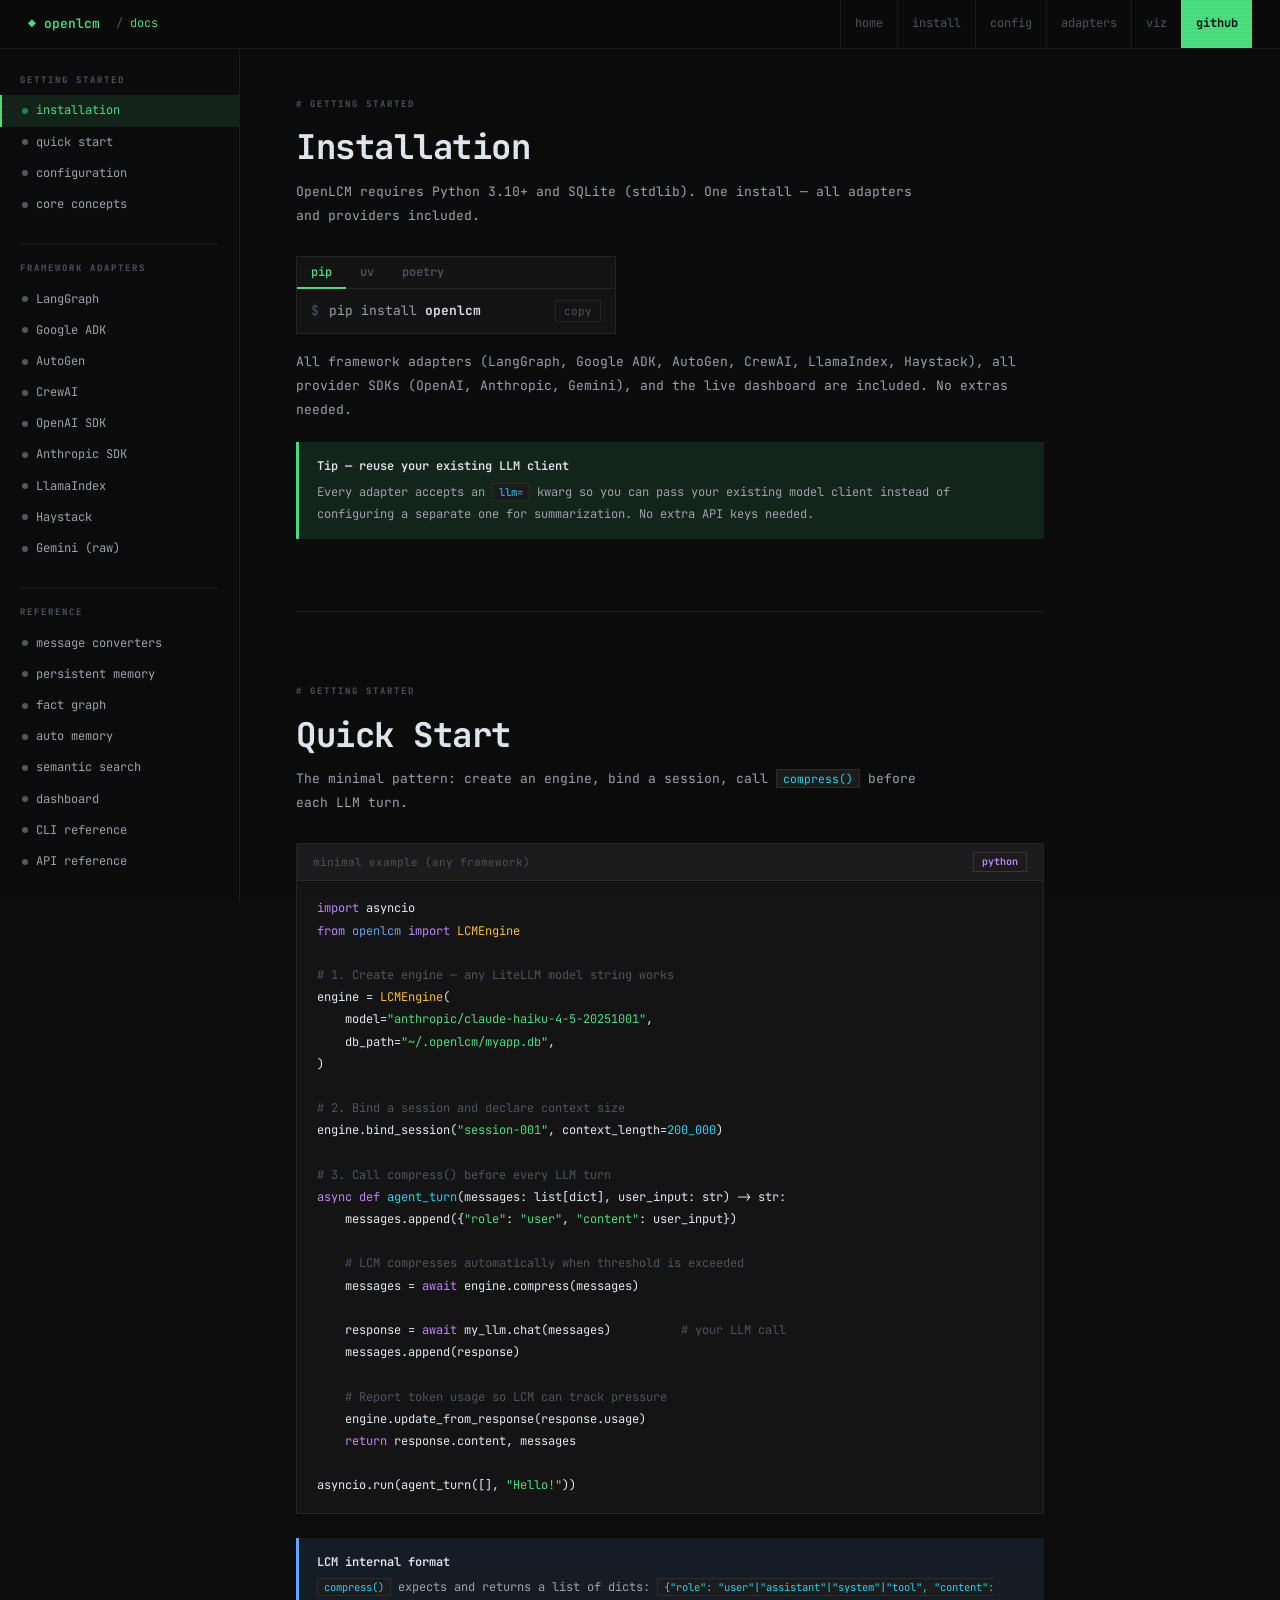
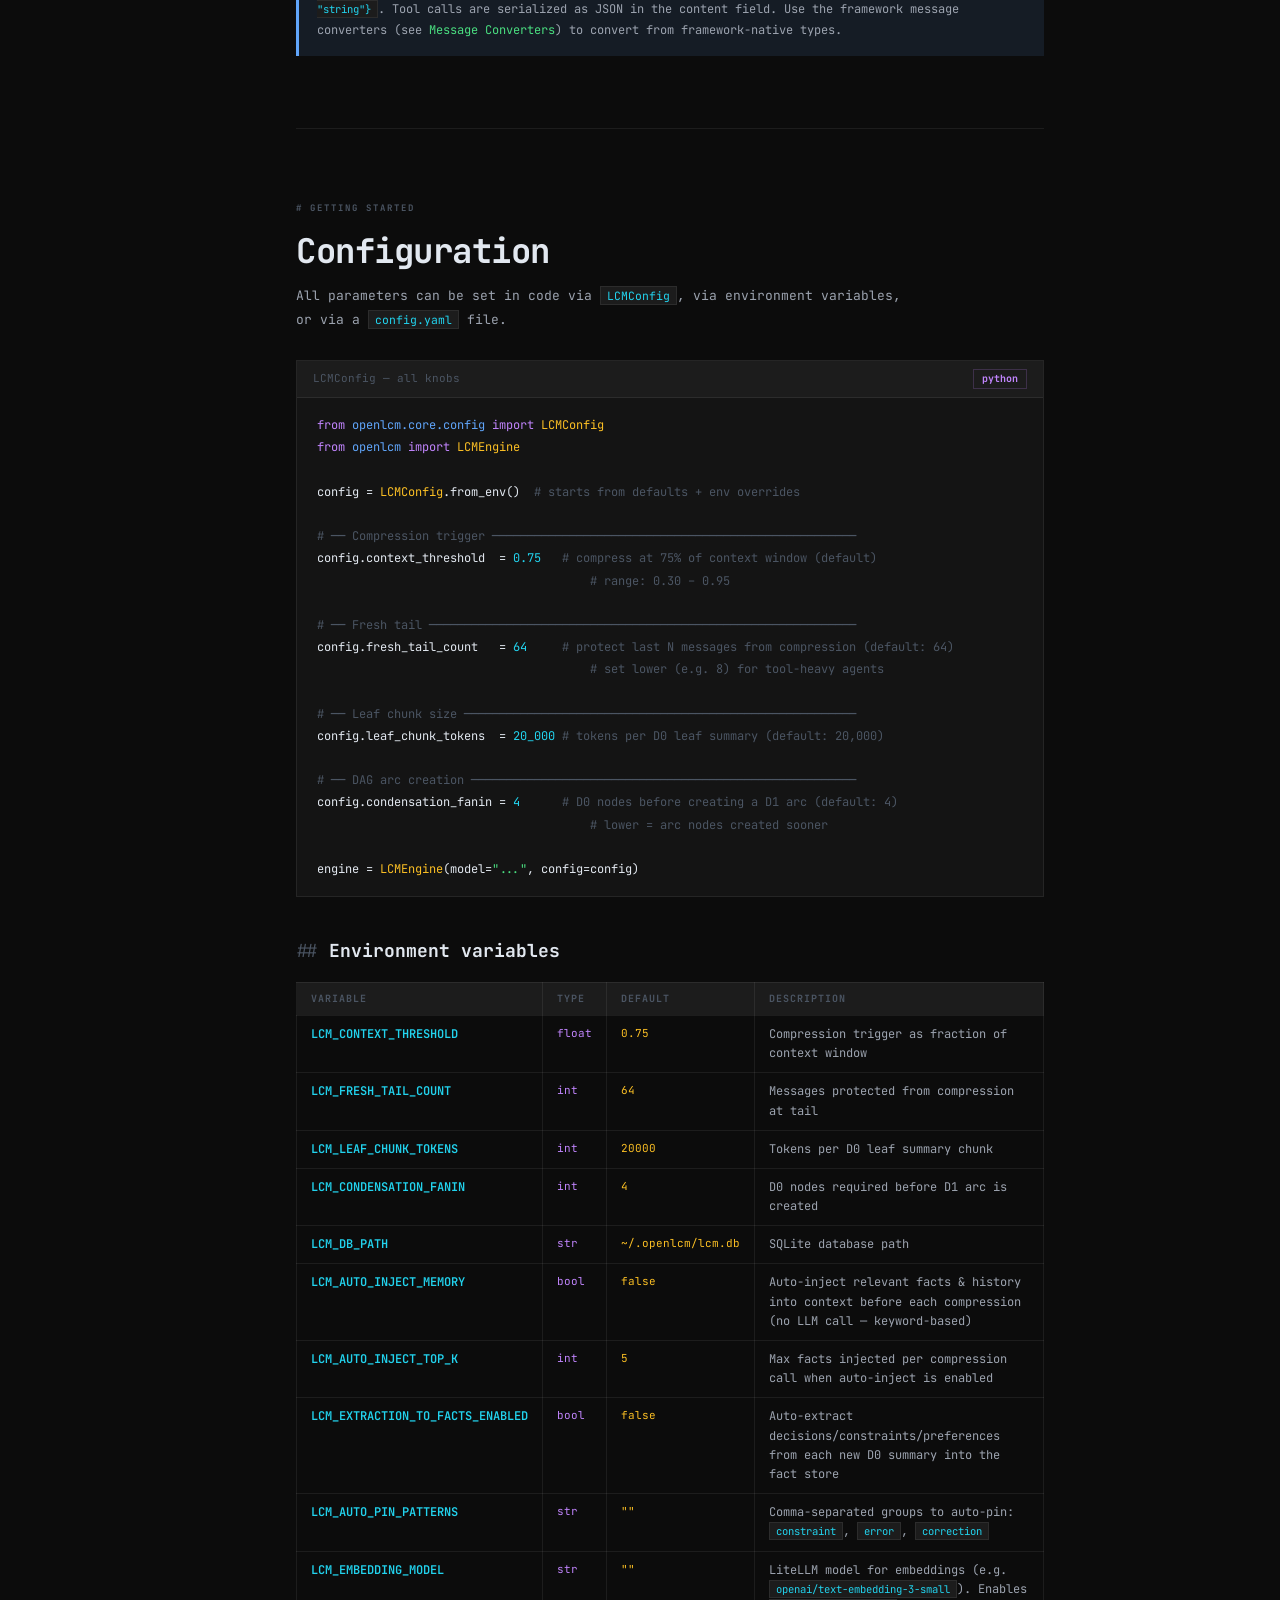
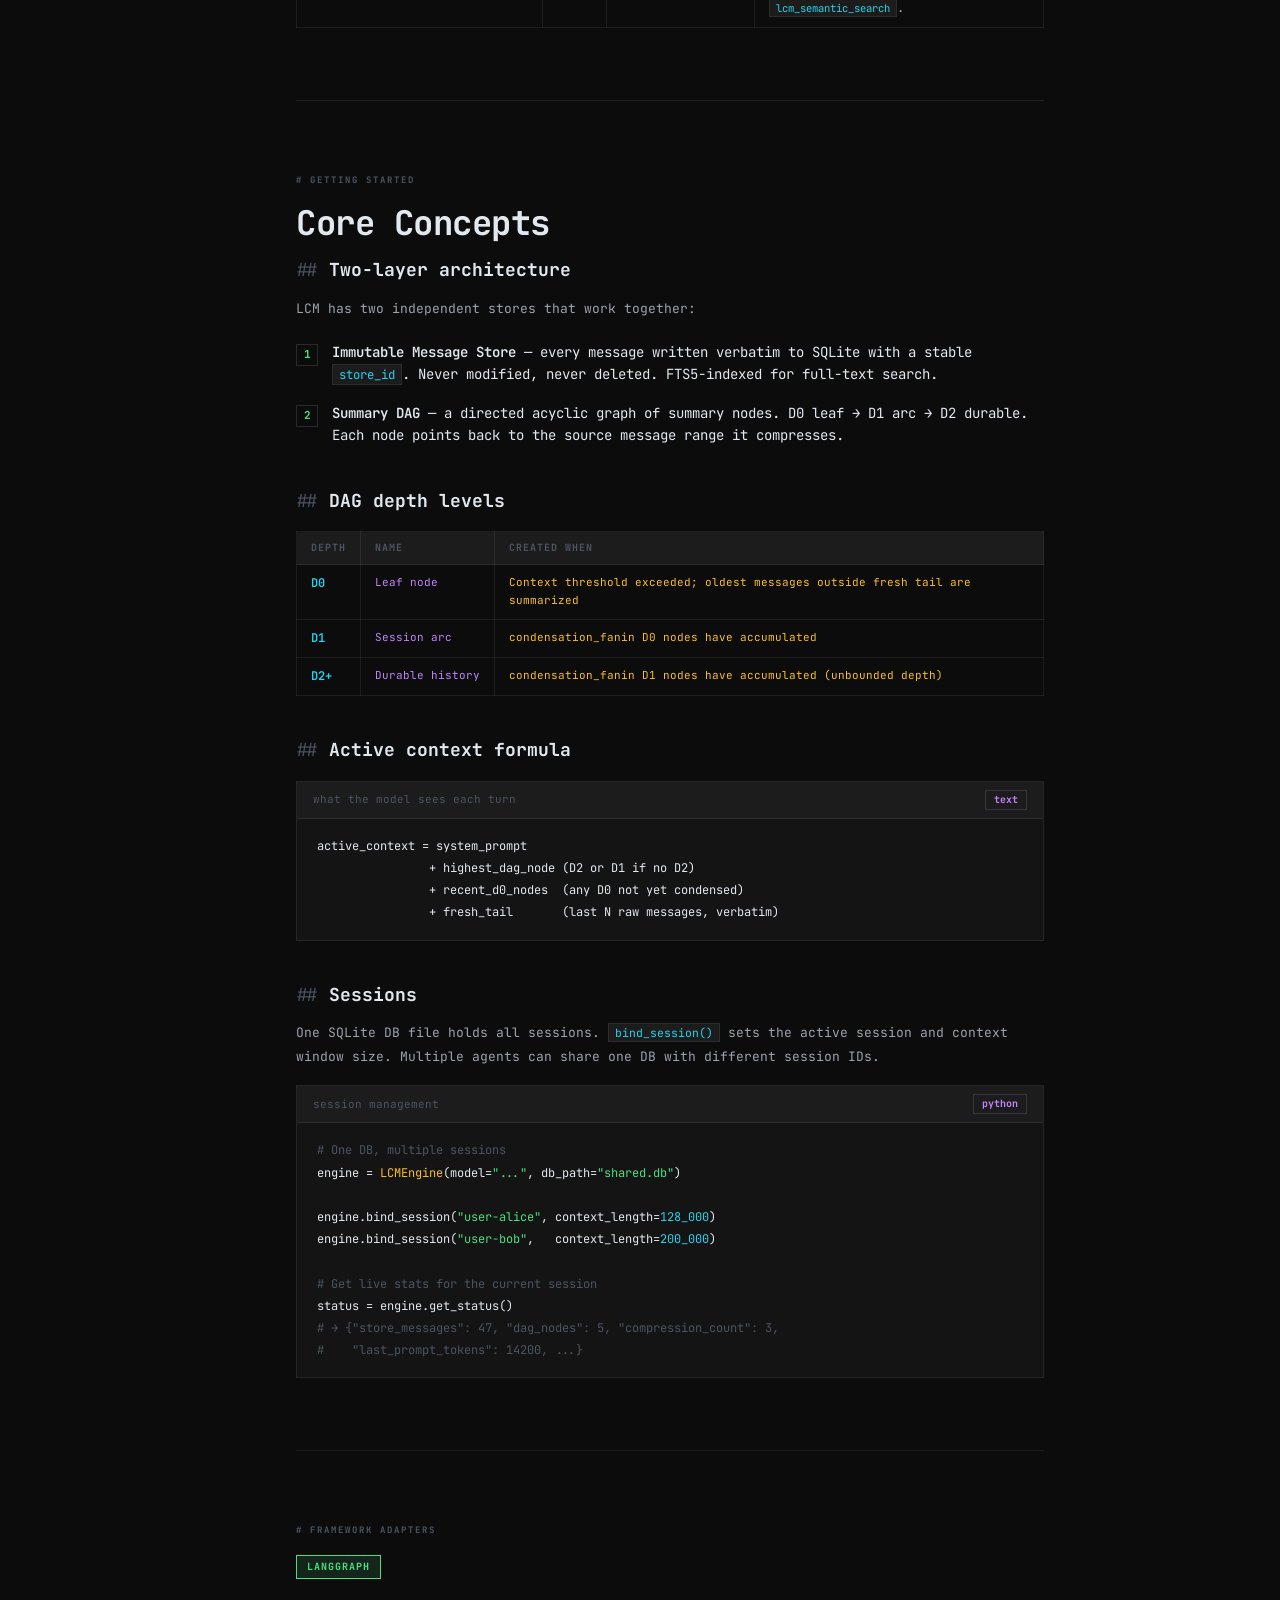
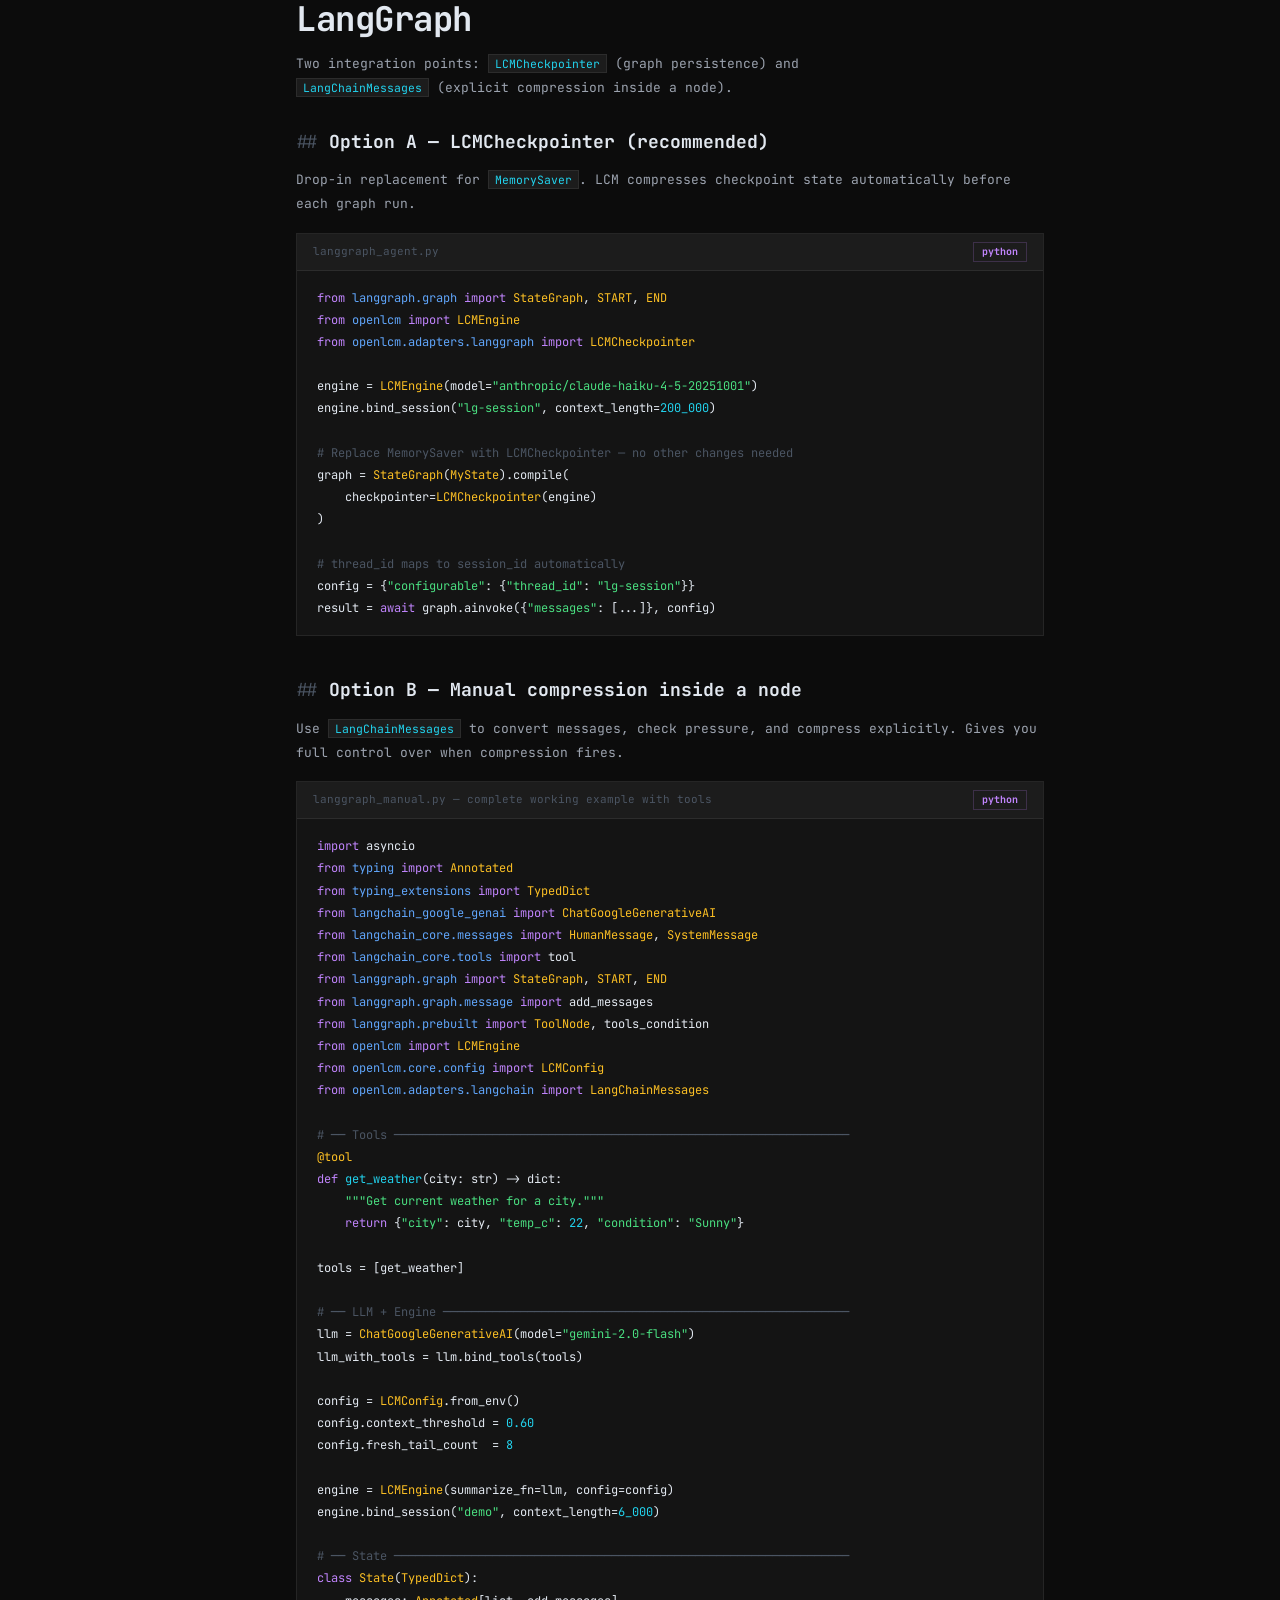
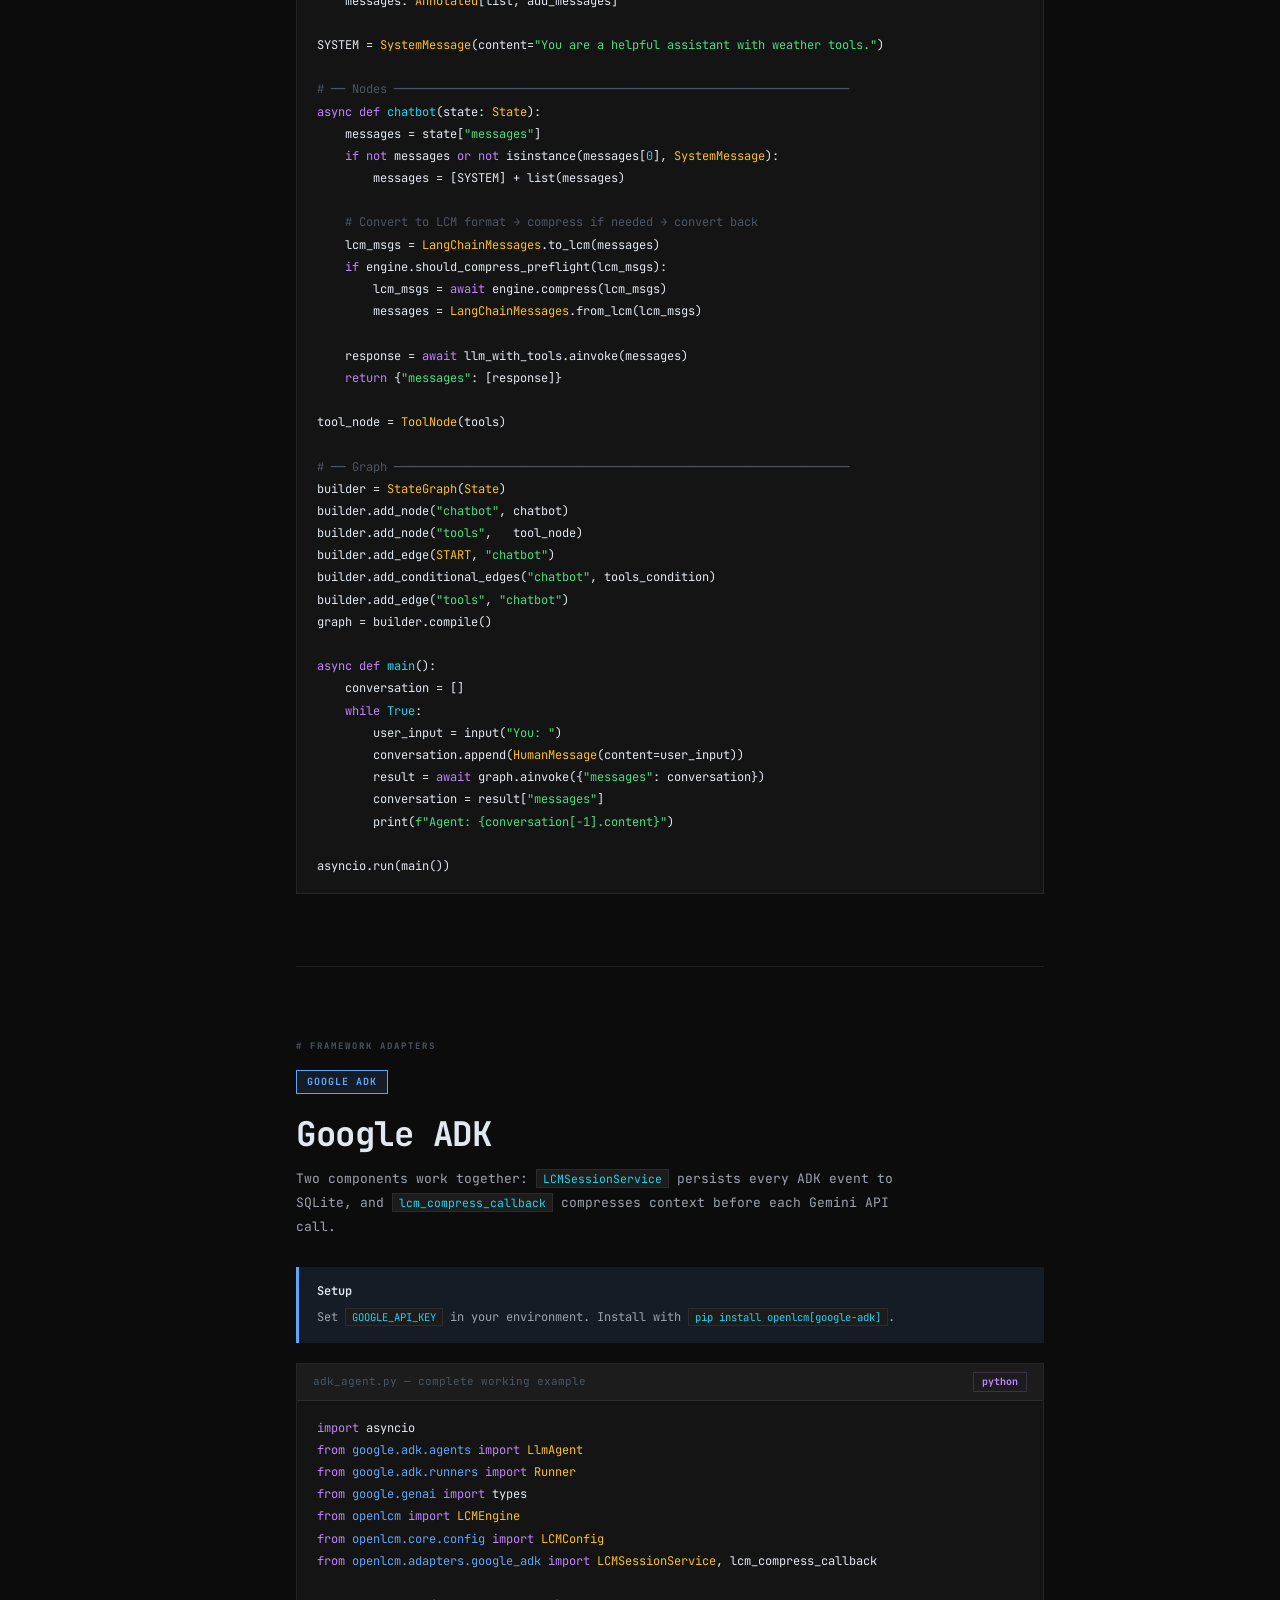
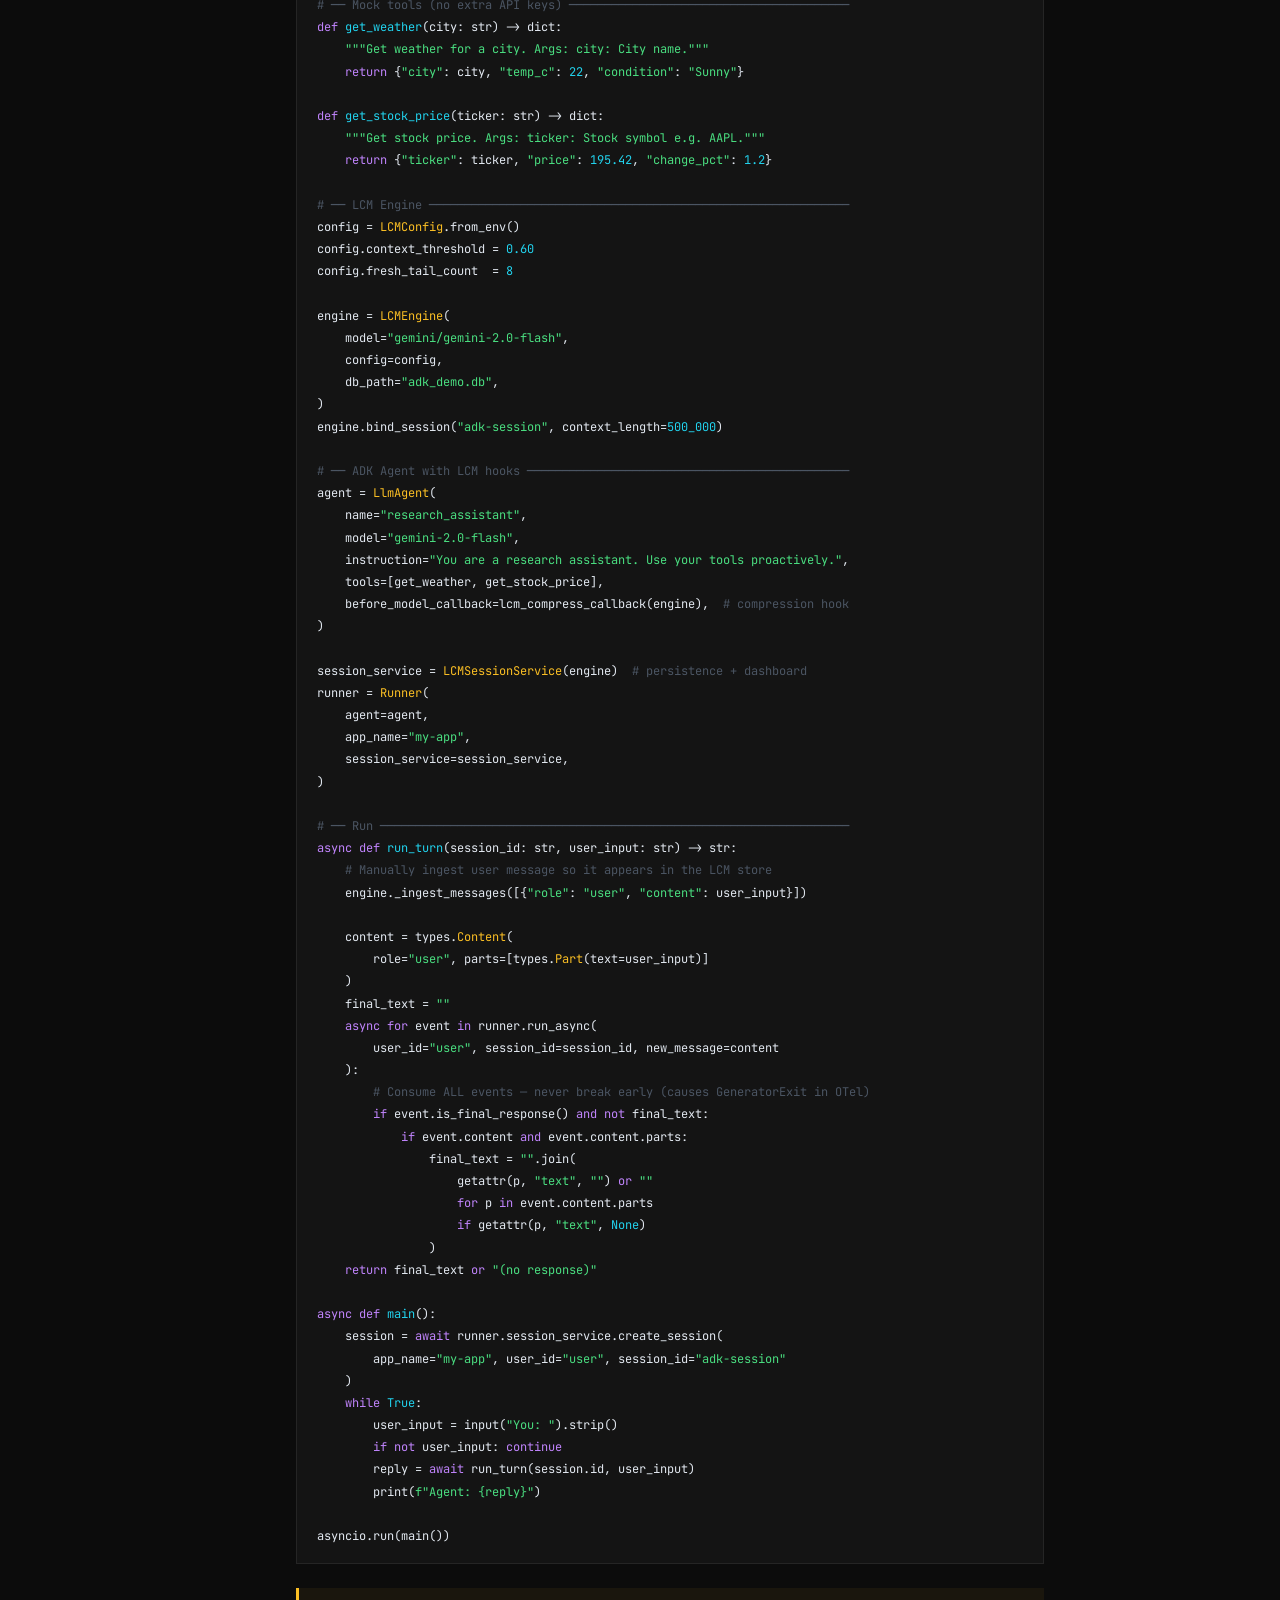
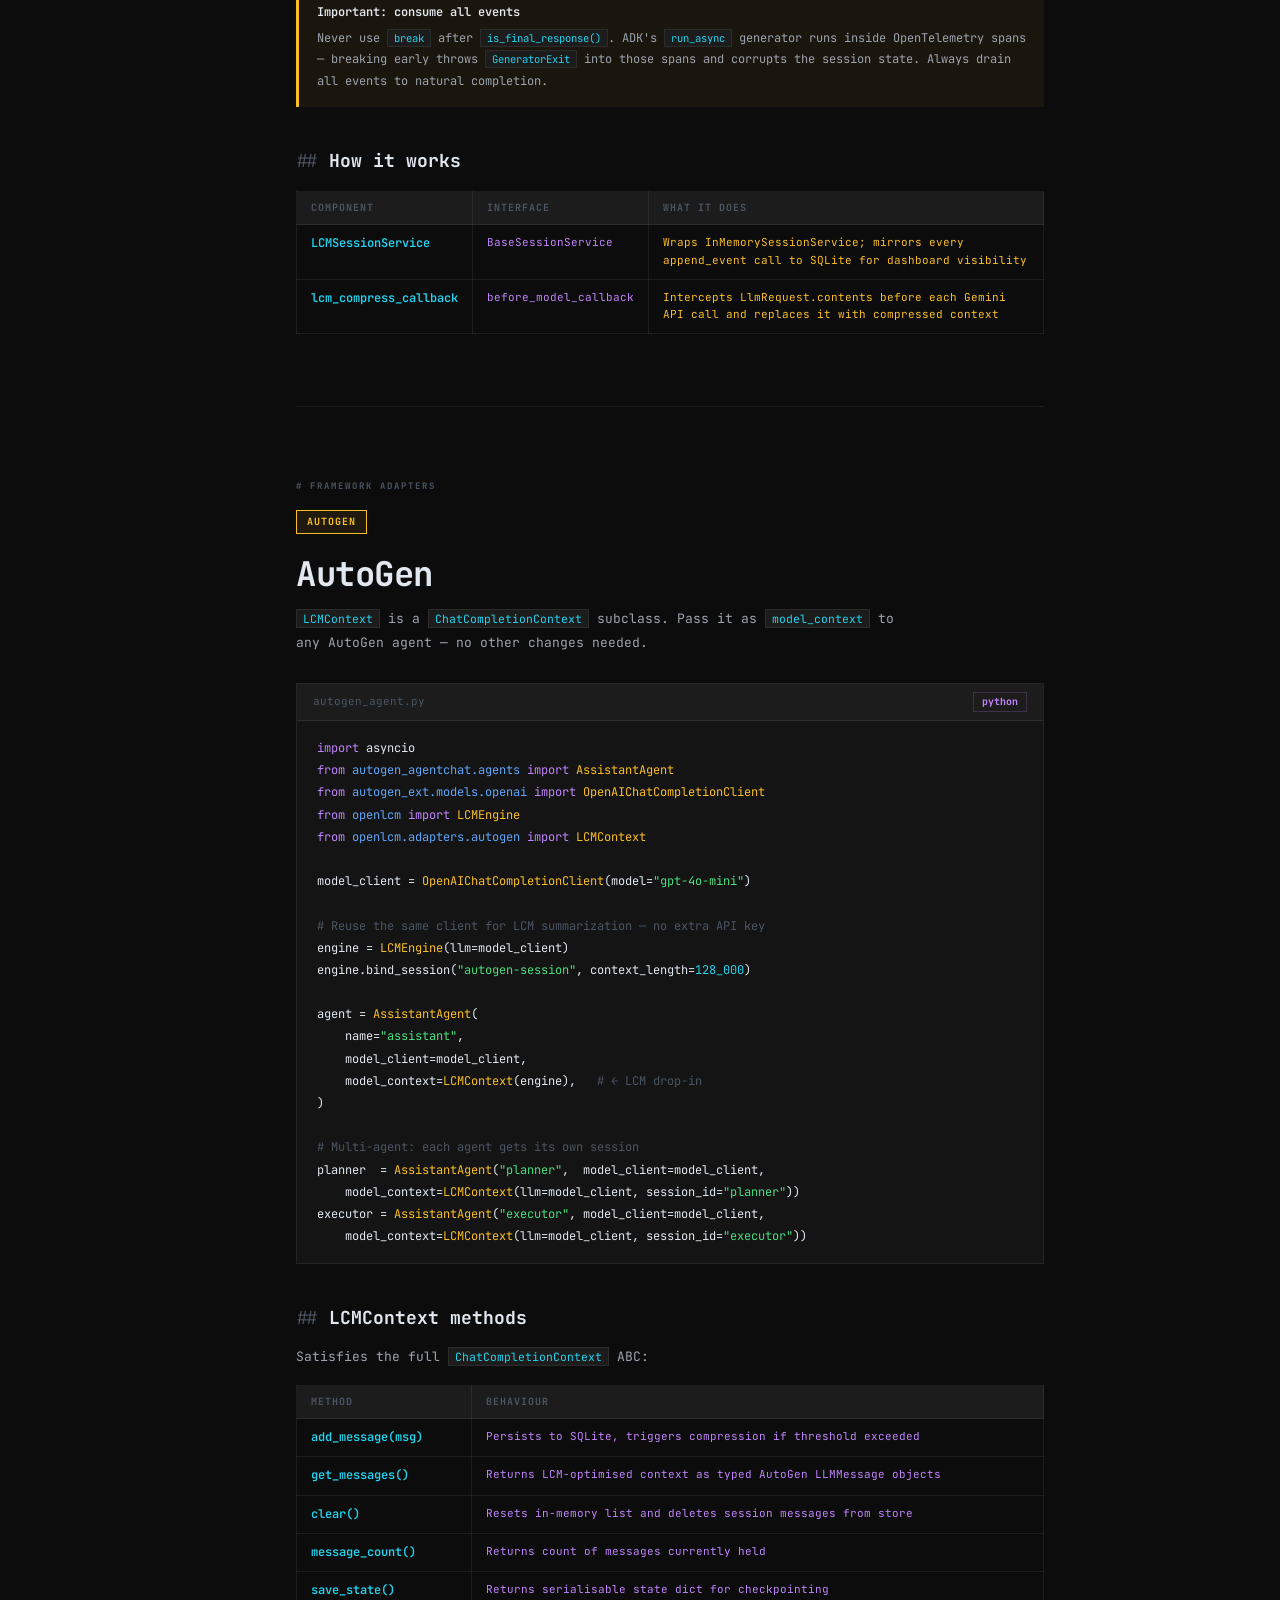
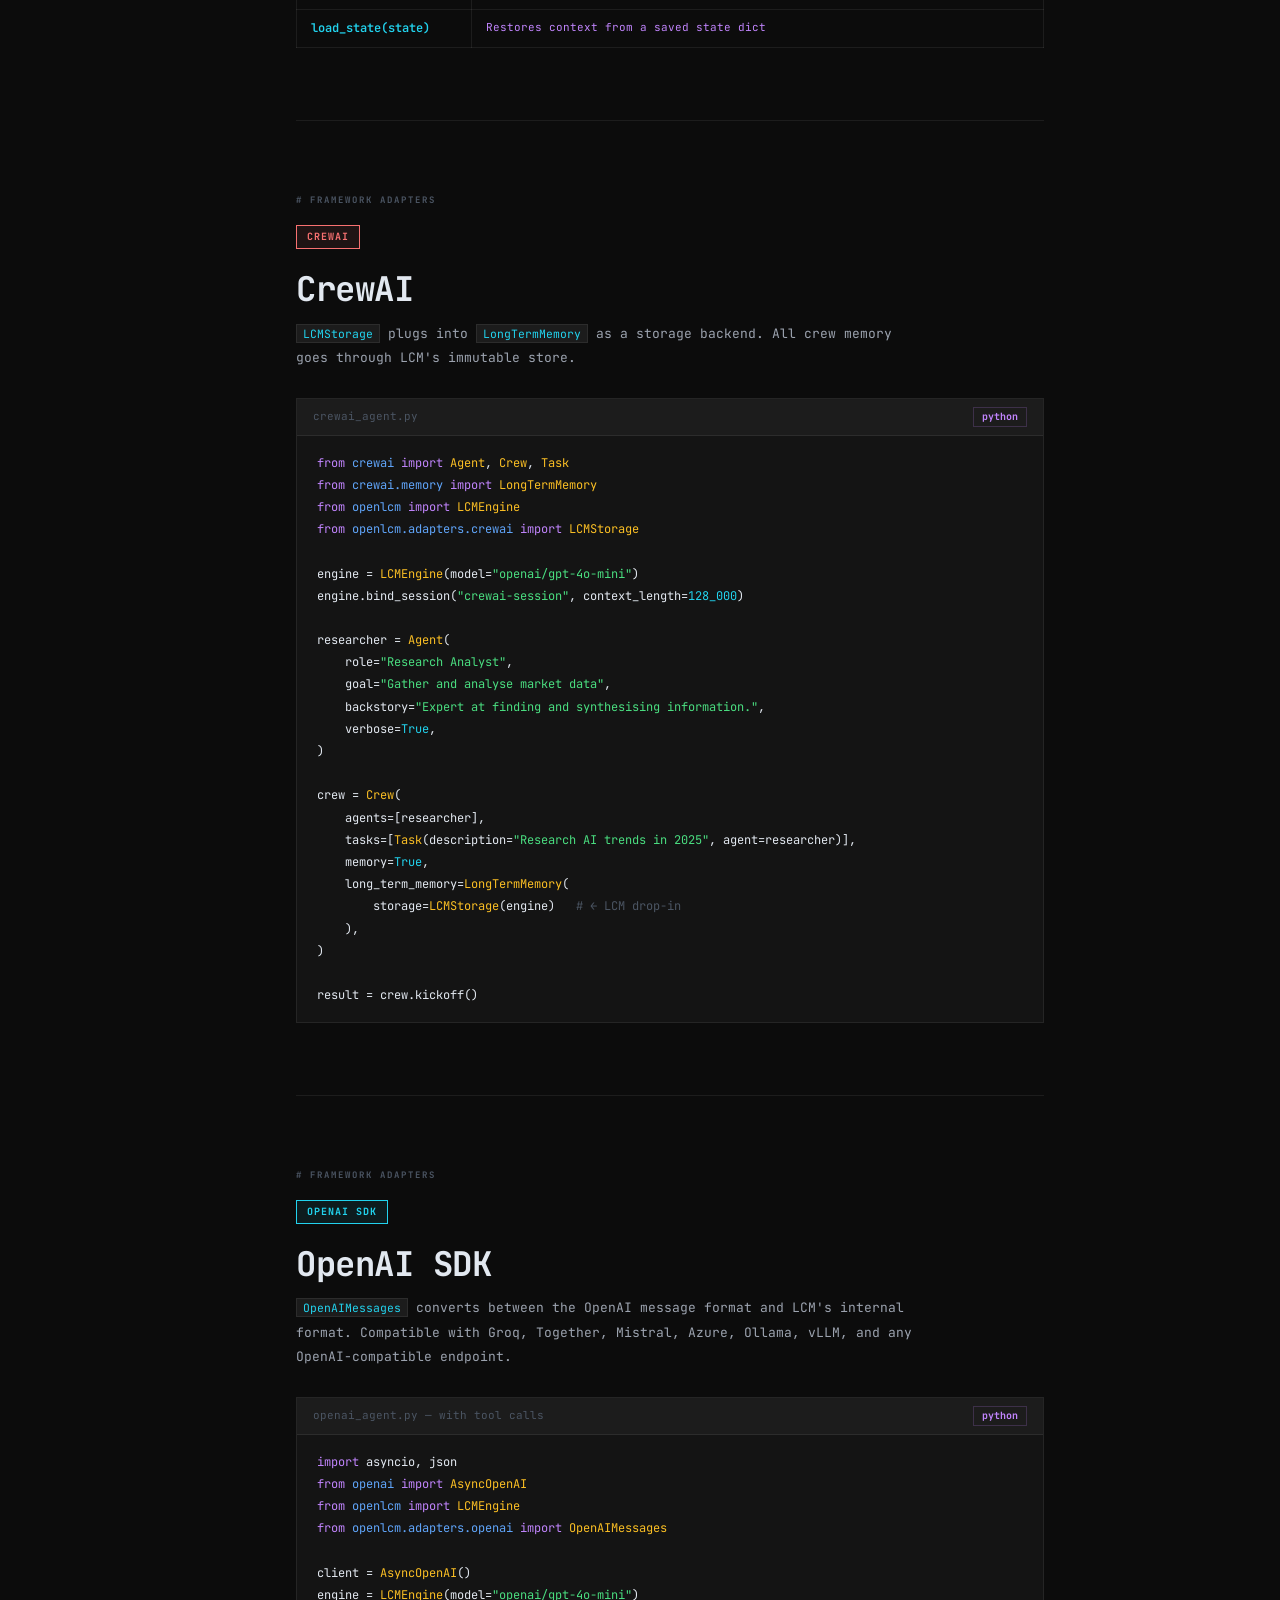
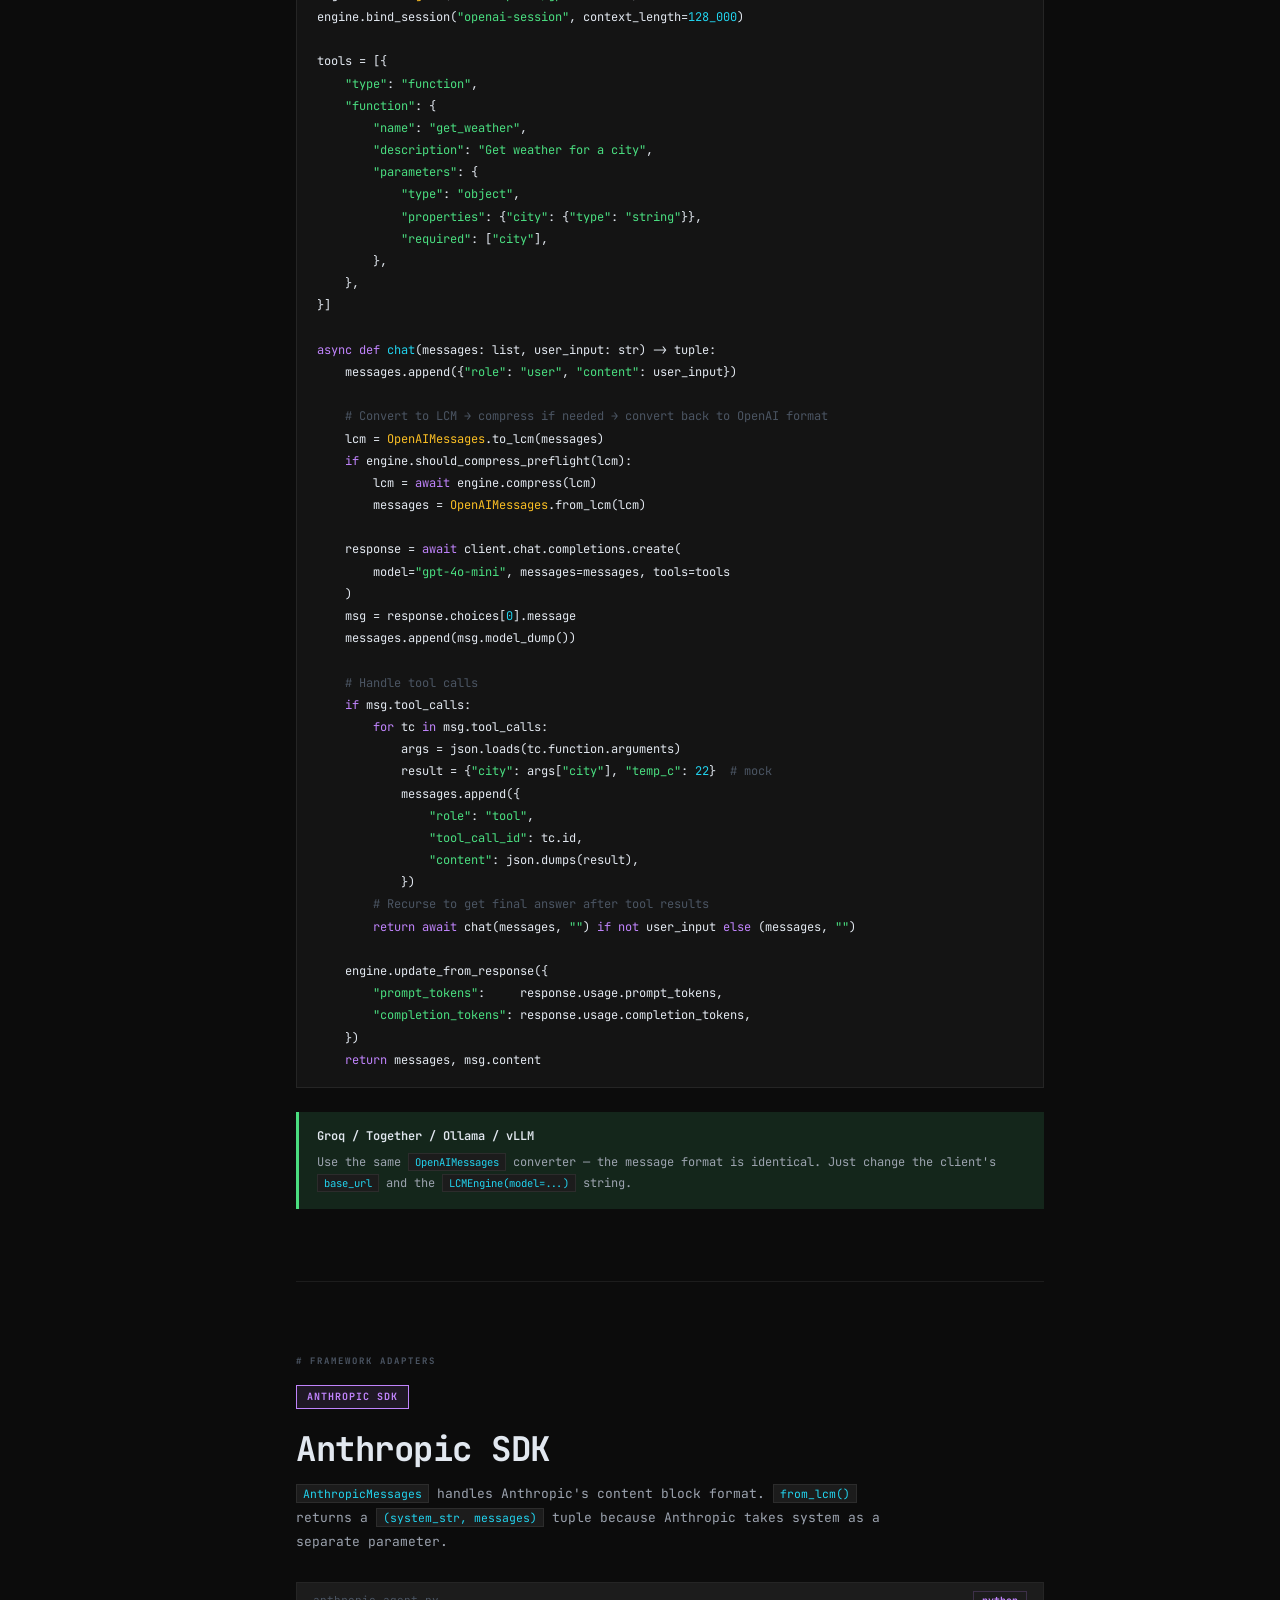
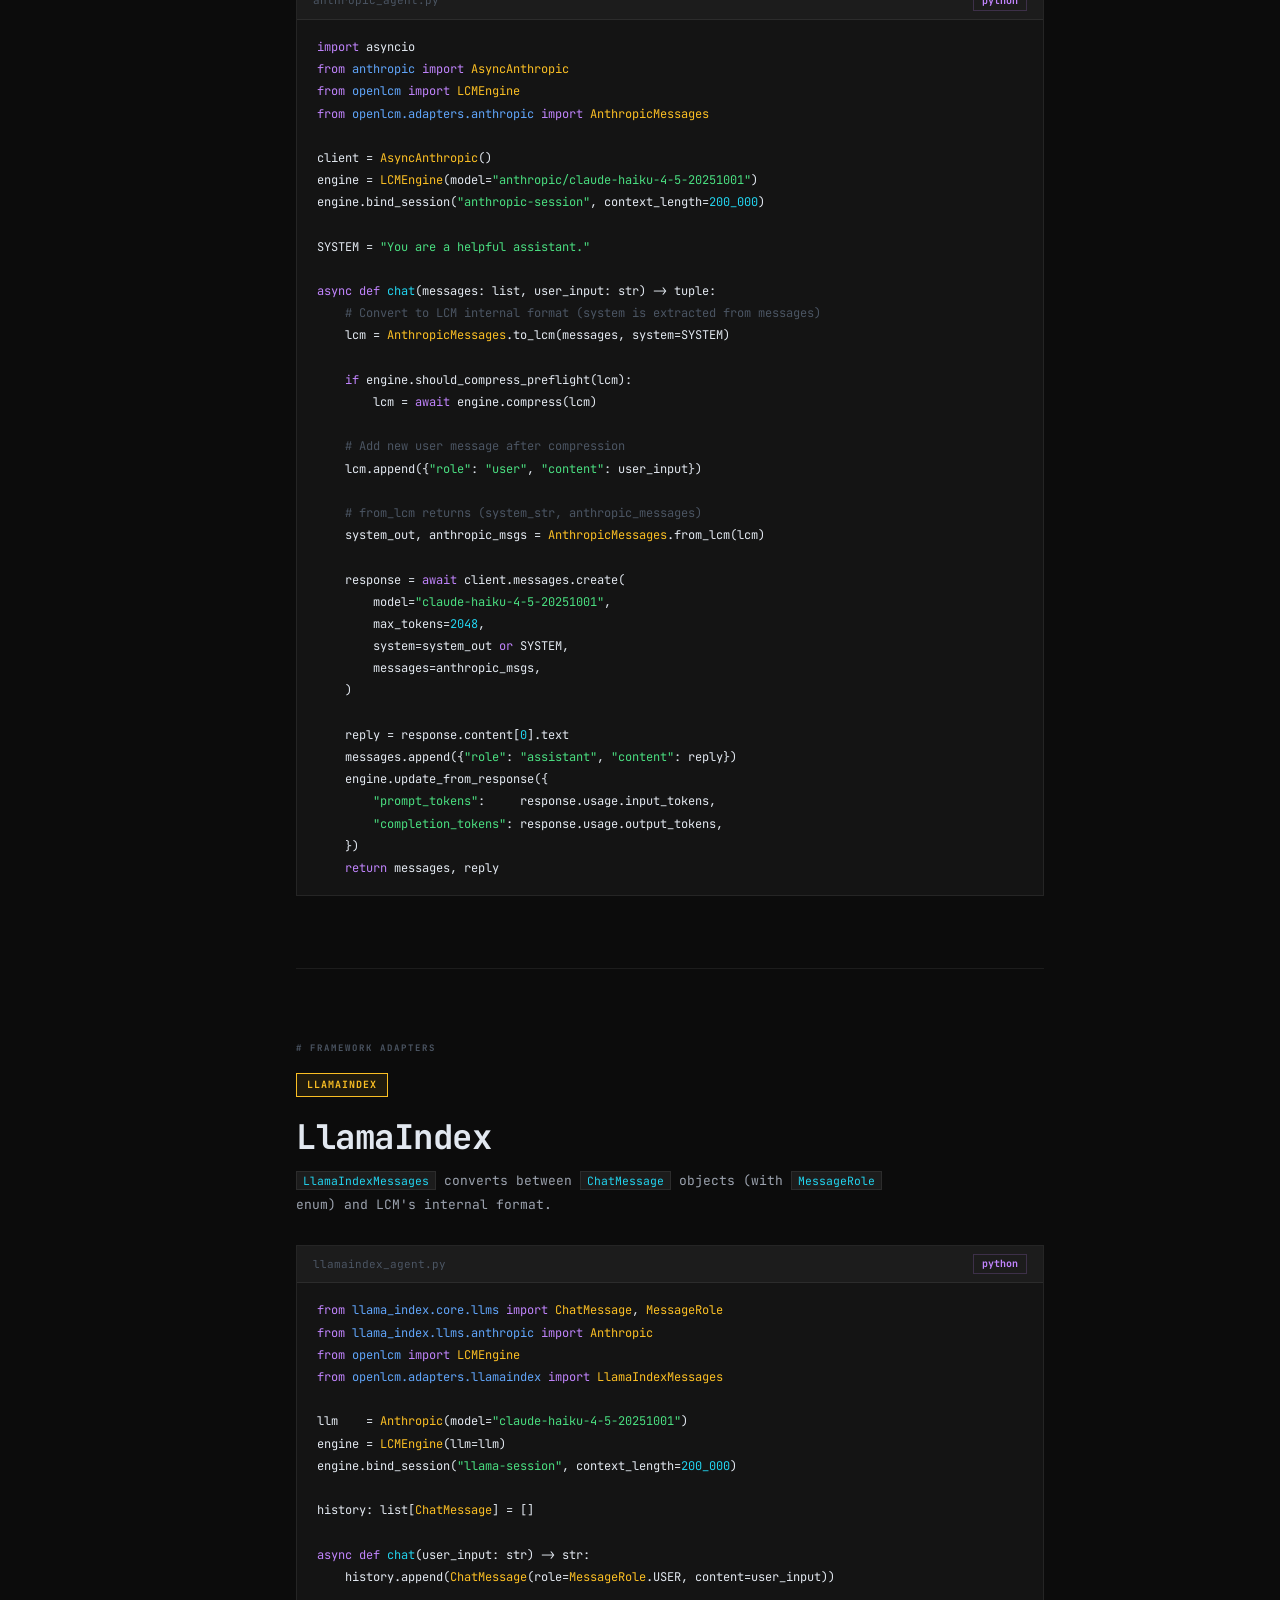
<file: docs.html>
<!DOCTYPE html>
<html lang="en">
<head>
  <meta charset="UTF-8" />
  <meta name="viewport" content="width=device-width, initial-scale=1.0" />
  <title>OpenLCM — Documentation</title>
  <meta name="description" content="Complete documentation for OpenLCM — framework-agnostic Lossless Context Management SDK." />
  <link rel="preconnect" href="https://fonts.googleapis.com" />
  <link href="https://fonts.googleapis.com/css2?family=JetBrains+Mono:ital,wght@0,300;0,400;0,500;0,600;0,700;1,400&display=swap" rel="stylesheet" />
  <style>
    :root {
      --bg:        #0C0C0C; --bg-2:#141414; --bg-3:#1C1C1C; --bg-4:#242424;
      --border:    rgba(255,255,255,0.07); --border-2:rgba(255,255,255,0.12);
      --fg:        #E2E8F0; --fg-muted:#9CA3AF; --fg-dim:#4B5563;
      --green:     #4ADE80; --green-dim:rgba(74,222,128,0.12); --green-glow:rgba(74,222,128,0.2);
      --amber:     #FBBF24; --blue:#60A5FA; --blue-dim:rgba(96,165,250,0.1);
      --purple:    #C084FC; --purple-dim:rgba(192,132,252,0.1);
      --red:       #F87171; --cyan:#22D3EE;
      --mono:      'JetBrains Mono','SF Mono','Fira Code',monospace;
      --easing:    cubic-bezier(0.16,1,0.3,1);
      --sidebar-w: 240px;
    }
    *,*::before,*::after{box-sizing:border-box;margin:0;padding:0}
    html{scroll-behavior:smooth}
    body{font-family:var(--mono);background:var(--bg);color:var(--fg);font-size:14px;line-height:1.6;display:flex;flex-direction:column;min-height:100vh}
    body::before{content:'';position:fixed;inset:0;background:repeating-linear-gradient(0deg,transparent,transparent 2px,rgba(0,0,0,0.025) 2px,rgba(0,0,0,0.025) 4px);pointer-events:none;z-index:9999}
    #scroll-prog{position:fixed;top:0;left:0;height:2px;z-index:1001;background:var(--green);box-shadow:0 0 8px var(--green);width:0;transition:width .1s linear}

    /* NAV */
    nav{position:sticky;top:0;z-index:100;background:rgba(12,12,12,.96);border-bottom:1px solid var(--border);backdrop-filter:blur(12px)}
    .nav-inner{max-width:1280px;margin:0 auto;padding:0 28px;display:flex;align-items:center;height:48px}
    .nav-prompt{color:var(--green);font-weight:600;font-size:13px;margin-right:16px;white-space:nowrap;text-decoration:none}
    .nav-path{color:var(--fg-muted);font-size:12px}
    .nav-links{display:flex;gap:0;list-style:none;margin-left:auto}
    .nav-links a{color:var(--fg-dim);text-decoration:none;font-size:12px;padding:0 14px;height:48px;display:flex;align-items:center;border-left:1px solid var(--border);transition:color .15s,background .15s}
    .nav-links a:hover{color:var(--fg);background:var(--bg-2)}
    .nav-links .nav-cta{color:var(--bg);background:var(--green);font-weight:700}
    .nav-links .nav-cta:hover{opacity:.85}
    .nav-links .nav-active{color:var(--green)}
    @media(max-width:680px){.nav-links{display:none}}

    /* LAYOUT */
    .doc-layout{display:flex;max-width:1280px;margin:0 auto;width:100%;flex:1}

    /* SIDEBAR */
    .doc-sidebar{
      width:var(--sidebar-w);min-width:var(--sidebar-w);
      position:sticky;top:48px;height:calc(100vh - 48px);
      overflow-y:auto;border-right:1px solid var(--border);
      padding:24px 0 48px;flex-shrink:0;
    }
    .doc-sidebar::-webkit-scrollbar{width:3px}
    .doc-sidebar::-webkit-scrollbar-thumb{background:var(--bg-4)}
    .sb-group{margin-bottom:24px}
    .sb-group-label{font-size:9px;font-weight:700;letter-spacing:2px;text-transform:uppercase;color:var(--fg-dim);padding:0 20px;margin-bottom:8px;display:block}
    .sb-link{display:flex;align-items:center;gap:8px;padding:6px 20px;font-size:12px;color:var(--fg-muted);text-decoration:none;transition:color .15s,background .15s;border-left:2px solid transparent}
    .sb-link:hover{color:var(--fg);background:var(--bg-2)}
    .sb-link.active{color:var(--green);border-left-color:var(--green);background:var(--green-dim)}
    .sb-dot{width:6px;height:6px;border-radius:50%;background:currentColor;flex-shrink:0;opacity:.5}
    @media(max-width:900px){.doc-sidebar{display:none}}

    /* MAIN CONTENT */
    .doc-main{flex:1;min-width:0;padding:48px 56px 120px;max-width:860px}
    @media(max-width:900px){.doc-main{padding:32px 20px 80px}}

    /* SECTION */
    .doc-section{margin-bottom:72px;scroll-margin-top:72px}
    .doc-section+.doc-section{border-top:1px solid var(--border);padding-top:72px}

    /* HEADINGS */
    .sec-label{font-size:9px;font-weight:700;letter-spacing:2px;text-transform:uppercase;color:var(--fg-dim);margin-bottom:16px;display:block}
    .sec-label::before{content:'# '}
    h2.sec-title{font-size:clamp(22px,3vw,34px);font-weight:700;line-height:1.2;letter-spacing:-.5px;margin-bottom:12px}
    h3.sub-title{font-size:18px;font-weight:700;margin:40px 0 12px;color:var(--fg)}
    h3.sub-title::before{content:'## ';color:var(--fg-dim);font-weight:400}
    h4.sub-sub{font-size:14px;font-weight:700;margin:28px 0 8px;color:var(--fg-muted)}
    .sec-lead{font-size:13px;color:var(--fg-muted);line-height:1.85;max-width:620px;margin-bottom:28px}
    p{font-size:13px;color:var(--fg-muted);line-height:1.85;margin-bottom:12px}
    strong{color:var(--fg);font-weight:600}
    a{color:var(--green);text-decoration:none}
    a:hover{text-decoration:underline}

    /* INLINE CODE */
    code{background:var(--bg-3);color:var(--cyan);padding:1px 6px;font-family:var(--mono);font-size:.88em;border:1px solid var(--border)}

    /* CODE BLOCKS */
    .code-block{background:var(--bg-2);border:1px solid var(--border);overflow:hidden;margin:16px 0 24px}
    .cb-head{background:var(--bg-3);border-bottom:1px solid var(--border);padding:8px 16px;display:flex;align-items:center;justify-content:space-between;gap:8px}
    .cb-title{font-size:11px;color:var(--fg-dim)}
    .cb-lang{font-size:10px;font-weight:700;color:var(--purple);padding:1px 8px;border:1px solid rgba(192,132,252,.2)}
    .cb-body{padding:16px 20px;font-size:12px;line-height:1.85;overflow-x:auto;white-space:pre}
    /* token colours */
    .kw{color:var(--purple)} .imp{color:var(--blue)} .cls{color:var(--amber)}
    .str{color:var(--green)} .cmt{color:var(--fg-dim)} .fn{color:var(--cyan)}
    .num{color:var(--cyan)} .op{color:var(--fg-muted)} .self{color:var(--red)}
    .dec{color:var(--amber)}

    /* CALLOUT */
    .callout{padding:14px 18px;margin:20px 0;border-left:3px solid;font-size:12px;line-height:1.8}
    .callout.info{border-color:var(--blue);background:var(--blue-dim);color:var(--fg-muted)}
    .callout.tip{border-color:var(--green);background:var(--green-dim);color:var(--fg-muted)}
    .callout.warn{border-color:var(--amber);background:rgba(251,191,36,.06);color:var(--fg-muted)}
    .callout strong{display:block;margin-bottom:4px}

    /* PARAM TABLE */
    .param-table{width:100%;border-collapse:collapse;font-size:12px;margin:16px 0 24px}
    .param-table th{background:var(--bg-3);padding:8px 14px;text-align:left;font-size:10px;font-weight:700;letter-spacing:1px;text-transform:uppercase;color:var(--fg-dim);border:1px solid var(--border)}
    .param-table td{padding:9px 14px;border:1px solid var(--border);color:var(--fg-muted);vertical-align:top}
    .param-table td:first-child{color:var(--cyan);font-weight:600;white-space:nowrap}
    .param-table td:nth-child(2){color:var(--purple);font-size:11px;white-space:nowrap}
    .param-table td:nth-child(3){color:var(--amber);font-size:11px}
    .param-table tr:hover td{background:var(--bg-3)}

    /* ADAPTER BADGE */
    .fw-badge{display:inline-flex;align-items:center;gap:6px;padding:3px 10px;font-size:10px;font-weight:700;letter-spacing:1px;text-transform:uppercase;border:1px solid;margin-bottom:20px}
    .fw-lg{color:var(--green);border-color:var(--green);background:var(--green-dim)}
    .fw-adk{color:var(--blue);border-color:var(--blue);background:var(--blue-dim)}
    .fw-ag{color:var(--amber);border-color:var(--amber);background:rgba(251,191,36,.08)}
    .fw-cr{color:var(--red);border-color:var(--red);background:rgba(248,113,113,.08)}
    .fw-oa{color:var(--cyan);border-color:var(--cyan);background:rgba(34,211,238,.08)}
    .fw-an{color:var(--purple);border-color:var(--purple);background:var(--purple-dim)}
    .fw-li{color:var(--amber);border-color:var(--amber);background:rgba(251,191,36,.08)}
    .fw-hs{color:var(--fg-muted);border-color:var(--border-2);background:var(--bg-3)}
    .fw-gm{color:var(--blue);border-color:var(--blue);background:var(--blue-dim)}

    /* Tabbed install widget */
    .install-widget{background:var(--bg-2);border:1px solid var(--border);width:fit-content;min-width:320px;margin:16px 0}
    .install-tabs{display:flex;border-bottom:1px solid var(--border)}
    .install-tab{padding:7px 14px;font-family:var(--mono);font-size:12px;font-weight:600;color:var(--fg-dim);cursor:pointer;border:none;background:none;border-bottom:2px solid transparent;margin-bottom:-1px;transition:color .15s,border-color .15s}
    .install-tab:hover{color:var(--fg)}
    .install-tab.active{color:var(--green);border-bottom-color:var(--green)}
    .install-cmd-row{display:flex;align-items:center;padding:11px 14px;gap:10px}
    .install-prompt{color:var(--fg-dim);font-size:13px;flex-shrink:0}
    .install-cmd-text{color:var(--fg-muted);font-size:13px;flex:1}
    .install-cmd-text .pkg{color:var(--fg);font-weight:600}
    .install-copy{background:none;border:1px solid var(--border);color:var(--fg-dim);padding:3px 8px;font-family:var(--mono);font-size:11px;cursor:pointer;transition:color .15s,border-color .15s,background .15s;flex-shrink:0}
    .install-copy:hover,.install-copy.copied{color:var(--green);border-color:var(--green);background:var(--green-dim)}

    /* STEP LIST */
    .step-list{display:flex;flex-direction:column;gap:16px;margin:20px 0}
    .step-li{display:flex;gap:14px}
    .step-num{width:22px;height:22px;min-width:22px;border:1px solid var(--border-2);display:flex;align-items:center;justify-content:center;font-size:11px;color:var(--green);font-weight:700;flex-shrink:0;margin-top:3px}
    .step-li p{margin:0}

    /* TAG */
    .tag{display:inline-block;background:var(--green-dim);color:var(--green);font-size:10px;padding:2px 8px;border:1px solid rgba(74,222,128,.2);margin:2px}

    /* TOC DIVIDER */
    .toc-hr{border:none;border-top:1px solid var(--border);margin:16px 20px}

    footer{border-top:1px solid var(--border);padding:32px 0;background:var(--bg-2);margin-top:auto}
    .footer-inner{max-width:1280px;margin:0 auto;padding:0 28px;display:flex;align-items:center;justify-content:space-between;flex-wrap:wrap;gap:16px}
    .footer-logo{font-size:14px;font-weight:700}.fl-g{color:var(--green)}
    .footer-links{display:flex;gap:20px}
    .footer-links a{color:var(--fg-dim);text-decoration:none;font-size:12px;transition:color .15s}
    .footer-links a:hover{color:var(--fg)}
    .footer-copy{font-size:11px;color:var(--fg-dim)}
    ::-webkit-scrollbar{width:4px;height:4px}
    ::-webkit-scrollbar-track{background:transparent}
    ::-webkit-scrollbar-thumb{background:var(--bg-4)}

    /* ── Agent Prompt Section ─────────────────────────────────────────── */
    .agent-prompt-wrap{position:relative;margin:16px 0 24px}
    .agent-prompt-header{display:flex;align-items:center;justify-content:space-between;background:var(--bg-3);border:1px solid var(--border-2);border-bottom:none;padding:12px 18px}
    .aph-left{display:flex;align-items:center;gap:12px}
    .aph-badge{font-size:10px;font-weight:700;letter-spacing:1.5px;text-transform:uppercase;padding:3px 10px;background:var(--green-dim);color:var(--green);border:1px solid rgba(74,222,128,.3)}
    .aph-title{font-size:12px;color:var(--fg-muted)}
    .aph-actions{display:flex;gap:8px}
    .aph-copy{background:var(--green);color:#0C0C0C;border:none;padding:7px 16px;font-family:var(--mono);font-size:12px;font-weight:700;cursor:pointer;transition:opacity .15s}
    .aph-copy:hover{opacity:.85}
    .aph-copy.copied{background:var(--fg-dim);color:var(--fg)}
    .agent-prompt-body{background:var(--bg-2);border:1px solid var(--border-2);padding:24px 28px;font-size:11.5px;line-height:1.85;color:var(--fg-muted);white-space:pre-wrap;word-break:break-word;max-height:520px;overflow-y:auto;tab-size:2}
    .agent-prompt-body::-webkit-scrollbar{width:4px}
    .agent-prompt-body::-webkit-scrollbar-thumb{background:var(--bg-4)}
    .ap-h1{color:var(--fg);font-weight:700;font-size:13px}
    .ap-h2{color:var(--amber);font-weight:700}
    .ap-h3{color:var(--cyan);font-weight:600}
    .ap-key{color:var(--green)}
    .ap-val{color:var(--purple)}
    .ap-cmt{color:var(--fg-dim)}
    .ap-warn{color:var(--amber)}
    .prompt-token-count{font-size:11px;color:var(--fg-dim);margin-top:8px}
  </style>
</head>
<body>
<div id="scroll-prog"></div>

<nav>
  <div class="nav-inner">
    <a href="index.html" class="nav-prompt">◆ openlcm</a>
    <span class="nav-path" style="color:var(--fg-dim)">/ <span style="color:var(--green)">docs</span></span>
    <ul class="nav-links">
      <li><a href="index.html">home</a></li>
      <li><a href="#install">install</a></li>
      <li><a href="#config">config</a></li>
      <li><a href="#adapters">adapters</a></li>
      <li><a href="#viz">viz</a></li>
      <li><a href="https://github.com/akshay-eng/OpenLCM" target="_blank" rel="noopener" class="nav-cta">github</a></li>
    </ul>
  </div>
</nav>

<div class="doc-layout">

  <!-- ── SIDEBAR ── -->
  <aside class="doc-sidebar" id="sidebar">
    <div class="sb-group">
      <span class="sb-group-label">getting started</span>
      <a href="#install"    class="sb-link active"><div class="sb-dot"></div>installation</a>
      <a href="#quickstart" class="sb-link"><div class="sb-dot"></div>quick start</a>
      <a href="#config"     class="sb-link"><div class="sb-dot"></div>configuration</a>
      <a href="#concepts"   class="sb-link"><div class="sb-dot"></div>core concepts</a>
    </div>
    <hr class="toc-hr" />
    <div class="sb-group">
      <span class="sb-group-label">framework adapters</span>
      <a href="#langgraph"  class="sb-link"><div class="sb-dot"></div>LangGraph</a>
      <a href="#adk"        class="sb-link"><div class="sb-dot"></div>Google ADK</a>
      <a href="#autogen"    class="sb-link"><div class="sb-dot"></div>AutoGen</a>
      <a href="#crewai"     class="sb-link"><div class="sb-dot"></div>CrewAI</a>
      <a href="#openai"     class="sb-link"><div class="sb-dot"></div>OpenAI SDK</a>
      <a href="#anthropic"  class="sb-link"><div class="sb-dot"></div>Anthropic SDK</a>
      <a href="#llamaindex" class="sb-link"><div class="sb-dot"></div>LlamaIndex</a>
      <a href="#haystack"   class="sb-link"><div class="sb-dot"></div>Haystack</a>
      <a href="#gemini"     class="sb-link"><div class="sb-dot"></div>Gemini (raw)</a>
    </div>
    <hr class="toc-hr" />
    <div class="sb-group">
      <span class="sb-group-label">reference</span>
      <a href="#converters"  class="sb-link"><div class="sb-dot"></div>message converters</a>
      <a href="#memory"      class="sb-link"><div class="sb-dot"></div>persistent memory</a>
      <a href="#fact-graph"  class="sb-link"><div class="sb-dot"></div>fact graph</a>
      <a href="#auto-memory" class="sb-link"><div class="sb-dot"></div>auto memory</a>
      <a href="#semantic"    class="sb-link"><div class="sb-dot"></div>semantic search</a>
      <a href="#viz"         class="sb-link"><div class="sb-dot"></div>dashboard</a>
      <a href="#cli"         class="sb-link"><div class="sb-dot"></div>CLI reference</a>
      <a href="#api"         class="sb-link"><div class="sb-dot"></div>API reference</a>
    </div>
    <hr class="toc-hr" />
    <div class="sb-group">
      <span class="sb-group-label">for ai agents</span>
      <a href="#agent-prompt" class="sb-link" style="color:var(--green)"><div class="sb-dot" style="background:var(--green)"></div>copy agent prompt ↗</a>
    </div>
  </aside>

  <!-- ── MAIN ── -->
  <main class="doc-main">

    <!-- ══════════════ INSTALLATION ══════════════ -->
    <section class="doc-section" id="install">
      <span class="sec-label">getting started</span>
      <h2 class="sec-title">Installation</h2>
      <p class="sec-lead">OpenLCM requires Python 3.10+ and SQLite (stdlib). One install — all adapters and providers included.</p>

      <div class="install-widget" id="docs-install">
        <div class="install-tabs">
          <button class="install-tab active" onclick="switchTab('docs','pip',this)">pip</button>
          <button class="install-tab" onclick="switchTab('docs','uv',this)">uv</button>
          <button class="install-tab" onclick="switchTab('docs','poetry',this)">poetry</button>
        </div>
        <div class="install-cmd-row">
          <span class="install-prompt">$</span>
          <span class="install-cmd-text" id="docs-cmd">pip install <span class="pkg">openlcm</span></span>
          <button class="install-copy" onclick="copyCmd('docs-cmd',this)">copy</button>
        </div>
      </div>

      <p>All framework adapters (LangGraph, Google ADK, AutoGen, CrewAI, LlamaIndex, Haystack), all provider SDKs (OpenAI, Anthropic, Gemini), and the live dashboard are included. No extras needed.</p>

      <div class="callout tip">
        <strong>Tip — reuse your existing LLM client</strong>
        Every adapter accepts an <code>llm=</code> kwarg so you can pass your existing model client instead of configuring a separate one for summarization. No extra API keys needed.
      </div>
    </section>

    <!-- ══════════════ QUICK START ══════════════ -->
    <section class="doc-section" id="quickstart">
      <span class="sec-label">getting started</span>
      <h2 class="sec-title">Quick Start</h2>
      <p class="sec-lead">The minimal pattern: create an engine, bind a session, call <code>compress()</code> before each LLM turn.</p>

      <div class="code-block">
        <div class="cb-head"><span class="cb-title">minimal example (any framework)</span><span class="cb-lang">python</span></div>
        <div class="cb-body"><span class="kw">import</span> asyncio
<span class="kw">from</span> <span class="imp">openlcm</span> <span class="kw">import</span> <span class="cls">LCMEngine</span>

<span class="cmt"># 1. Create engine — any LiteLLM model string works</span>
engine = <span class="cls">LCMEngine</span>(
    model=<span class="str">"anthropic/claude-haiku-4-5-20251001"</span>,
    db_path=<span class="str">"~/.openlcm/myapp.db"</span>,
)

<span class="cmt"># 2. Bind a session and declare context size</span>
engine.bind_session(<span class="str">"session-001"</span>, context_length=<span class="num">200_000</span>)

<span class="cmt"># 3. Call compress() before every LLM turn</span>
<span class="kw">async def</span> <span class="fn">agent_turn</span>(messages: list[dict], user_input: str) -> str:
    messages.append({<span class="str">"role"</span>: <span class="str">"user"</span>, <span class="str">"content"</span>: user_input})

    <span class="cmt"># LCM compresses automatically when threshold is exceeded</span>
    messages = <span class="kw">await</span> engine.compress(messages)

    response = <span class="kw">await</span> my_llm.chat(messages)          <span class="cmt"># your LLM call</span>
    messages.append(response)

    <span class="cmt"># Report token usage so LCM can track pressure</span>
    engine.update_from_response(response.usage)
    <span class="kw">return</span> response.content, messages

asyncio.run(agent_turn([], <span class="str">"Hello!"</span>))</div>
      </div>

      <div class="callout info">
        <strong>LCM internal format</strong>
        <code>compress()</code> expects and returns a list of dicts: <code>{"role": "user"|"assistant"|"system"|"tool", "content": "string"}</code>. Tool calls are serialized as JSON in the content field. Use the framework message converters (see <a href="#converters">Message Converters</a>) to convert from framework-native types.
      </div>
    </section>

    <!-- ══════════════ CONFIGURATION ══════════════ -->
    <section class="doc-section" id="config">
      <span class="sec-label">getting started</span>
      <h2 class="sec-title">Configuration</h2>
      <p class="sec-lead">All parameters can be set in code via <code>LCMConfig</code>, via environment variables, or via a <code>config.yaml</code> file.</p>

      <div class="code-block">
        <div class="cb-head"><span class="cb-title">LCMConfig — all knobs</span><span class="cb-lang">python</span></div>
        <div class="cb-body"><span class="kw">from</span> <span class="imp">openlcm.core.config</span> <span class="kw">import</span> <span class="cls">LCMConfig</span>
<span class="kw">from</span> <span class="imp">openlcm</span> <span class="kw">import</span> <span class="cls">LCMEngine</span>

config = <span class="cls">LCMConfig</span>.from_env()  <span class="cmt"># starts from defaults + env overrides</span>

<span class="cmt"># ── Compression trigger ────────────────────────────────────────────────────</span>
config.context_threshold  = <span class="num">0.75</span>   <span class="cmt"># compress at 75% of context window (default)</span>
                                       <span class="cmt"># range: 0.30 – 0.95</span>

<span class="cmt"># ── Fresh tail ─────────────────────────────────────────────────────────────</span>
config.fresh_tail_count   = <span class="num">64</span>     <span class="cmt"># protect last N messages from compression (default: 64)</span>
                                       <span class="cmt"># set lower (e.g. 8) for tool-heavy agents</span>

<span class="cmt"># ── Leaf chunk size ────────────────────────────────────────────────────────</span>
config.leaf_chunk_tokens  = <span class="num">20_000</span> <span class="cmt"># tokens per D0 leaf summary (default: 20,000)</span>

<span class="cmt"># ── DAG arc creation ───────────────────────────────────────────────────────</span>
config.condensation_fanin = <span class="num">4</span>      <span class="cmt"># D0 nodes before creating a D1 arc (default: 4)</span>
                                       <span class="cmt"># lower = arc nodes created sooner</span>

engine = <span class="cls">LCMEngine</span>(model=<span class="str">"..."</span>, config=config)</div>
      </div>

      <h3 class="sub-title">Environment variables</h3>
      <table class="param-table">
        <thead><tr><th>Variable</th><th>Type</th><th>Default</th><th>Description</th></tr></thead>
        <tbody>
          <tr><td>LCM_CONTEXT_THRESHOLD</td><td>float</td><td>0.75</td><td>Compression trigger as fraction of context window</td></tr>
          <tr><td>LCM_FRESH_TAIL_COUNT</td><td>int</td><td>64</td><td>Messages protected from compression at tail</td></tr>
          <tr><td>LCM_LEAF_CHUNK_TOKENS</td><td>int</td><td>20000</td><td>Tokens per D0 leaf summary chunk</td></tr>
          <tr><td>LCM_CONDENSATION_FANIN</td><td>int</td><td>4</td><td>D0 nodes required before D1 arc is created</td></tr>
          <tr><td>LCM_DB_PATH</td><td>str</td><td>~/.openlcm/lcm.db</td><td>SQLite database path</td></tr>
          <tr><td>LCM_AUTO_INJECT_MEMORY</td><td>bool</td><td>false</td><td>Auto-inject relevant facts &amp; history into context before each compression (no LLM call — keyword-based)</td></tr>
          <tr><td>LCM_AUTO_INJECT_TOP_K</td><td>int</td><td>5</td><td>Max facts injected per compression call when auto-inject is enabled</td></tr>
          <tr><td>LCM_EXTRACTION_TO_FACTS_ENABLED</td><td>bool</td><td>false</td><td>Auto-extract decisions/constraints/preferences from each new D0 summary into the fact store</td></tr>
          <tr><td>LCM_AUTO_PIN_PATTERNS</td><td>str</td><td>""</td><td>Comma-separated groups to auto-pin: <code>constraint</code>, <code>error</code>, <code>correction</code></td></tr>
          <tr><td>LCM_EMBEDDING_MODEL</td><td>str</td><td>""</td><td>LiteLLM model for embeddings (e.g. <code>openai/text-embedding-3-small</code>). Enables <code>lcm_semantic_search</code>.</td></tr>
        </tbody>
      </table>
    </section>

    <!-- ══════════════ CORE CONCEPTS ══════════════ -->
    <section class="doc-section" id="concepts">
      <span class="sec-label">getting started</span>
      <h2 class="sec-title">Core Concepts</h2>

      <h3 class="sub-title" style="margin-top:0">Two-layer architecture</h3>
      <p>LCM has two independent stores that work together:</p>
      <div class="step-list">
        <div class="step-li"><div class="step-num">1</div><div><strong>Immutable Message Store</strong> — every message written verbatim to SQLite with a stable <code>store_id</code>. Never modified, never deleted. FTS5-indexed for full-text search.</div></div>
        <div class="step-li"><div class="step-num">2</div><div><strong>Summary DAG</strong> — a directed acyclic graph of summary nodes. D0 leaf → D1 arc → D2 durable. Each node points back to the source message range it compresses.</div></div>
      </div>

      <h3 class="sub-title">DAG depth levels</h3>
      <table class="param-table">
        <thead><tr><th>Depth</th><th>Name</th><th>Created when</th></tr></thead>
        <tbody>
          <tr><td>D0</td><td>Leaf node</td><td>Context threshold exceeded; oldest messages outside fresh tail are summarized</td></tr>
          <tr><td>D1</td><td>Session arc</td><td>condensation_fanin D0 nodes have accumulated</td></tr>
          <tr><td>D2+</td><td>Durable history</td><td>condensation_fanin D1 nodes have accumulated (unbounded depth)</td></tr>
        </tbody>
      </table>

      <h3 class="sub-title">Active context formula</h3>
      <div class="code-block">
        <div class="cb-head"><span class="cb-title">what the model sees each turn</span><span class="cb-lang">text</span></div>
        <div class="cb-body">active_context = system_prompt
                + highest_dag_node (D2 or D1 if no D2)
                + recent_d0_nodes  (any D0 not yet condensed)
                + fresh_tail       (last N raw messages, verbatim)</div>
      </div>

      <h3 class="sub-title">Sessions</h3>
      <p>One SQLite DB file holds all sessions. <code>bind_session()</code> sets the active session and context window size. Multiple agents can share one DB with different session IDs.</p>
      <div class="code-block">
        <div class="cb-head"><span class="cb-title">session management</span><span class="cb-lang">python</span></div>
        <div class="cb-body"><span class="cmt"># One DB, multiple sessions</span>
engine = <span class="cls">LCMEngine</span>(model=<span class="str">"..."</span>, db_path=<span class="str">"shared.db"</span>)

engine.bind_session(<span class="str">"user-alice"</span>, context_length=<span class="num">128_000</span>)
engine.bind_session(<span class="str">"user-bob"</span>,   context_length=<span class="num">200_000</span>)

<span class="cmt"># Get live stats for the current session</span>
status = engine.get_status()
<span class="cmt"># → {"store_messages": 47, "dag_nodes": 5, "compression_count": 3,</span>
<span class="cmt">#    "last_prompt_tokens": 14200, ...}</span></div>
      </div>
    </section>

    <!-- ══════════════ LANGGRAPH ══════════════ -->
    <section class="doc-section" id="langgraph">
      <span class="sec-label">framework adapters</span>
      <div class="fw-badge fw-lg">LangGraph</div>
      <h2 class="sec-title">LangGraph</h2>
      <p class="sec-lead">Two integration points: <code>LCMCheckpointer</code> (graph persistence) and <code>LangChainMessages</code> (explicit compression inside a node).</p>

      <h3 class="sub-title" style="margin-top:0">Option A — LCMCheckpointer (recommended)</h3>
      <p>Drop-in replacement for <code>MemorySaver</code>. LCM compresses checkpoint state automatically before each graph run.</p>
      <div class="code-block">
        <div class="cb-head"><span class="cb-title">langgraph_agent.py</span><span class="cb-lang">python</span></div>
        <div class="cb-body"><span class="kw">from</span> <span class="imp">langgraph.graph</span> <span class="kw">import</span> <span class="cls">StateGraph</span>, <span class="cls">START</span>, <span class="cls">END</span>
<span class="kw">from</span> <span class="imp">openlcm</span> <span class="kw">import</span> <span class="cls">LCMEngine</span>
<span class="kw">from</span> <span class="imp">openlcm.adapters.langgraph</span> <span class="kw">import</span> <span class="cls">LCMCheckpointer</span>

engine = <span class="cls">LCMEngine</span>(model=<span class="str">"anthropic/claude-haiku-4-5-20251001"</span>)
engine.bind_session(<span class="str">"lg-session"</span>, context_length=<span class="num">200_000</span>)

<span class="cmt"># Replace MemorySaver with LCMCheckpointer — no other changes needed</span>
graph = <span class="cls">StateGraph</span>(<span class="cls">MyState</span>).compile(
    checkpointer=<span class="cls">LCMCheckpointer</span>(engine)
)

<span class="cmt"># thread_id maps to session_id automatically</span>
config = {<span class="str">"configurable"</span>: {<span class="str">"thread_id"</span>: <span class="str">"lg-session"</span>}}
result = <span class="kw">await</span> graph.ainvoke({<span class="str">"messages"</span>: [...]}, config)</div>
      </div>

      <h3 class="sub-title">Option B — Manual compression inside a node</h3>
      <p>Use <code>LangChainMessages</code> to convert messages, check pressure, and compress explicitly. Gives you full control over when compression fires.</p>
      <div class="code-block">
        <div class="cb-head"><span class="cb-title">langgraph_manual.py — complete working example with tools</span><span class="cb-lang">python</span></div>
        <div class="cb-body"><span class="kw">import</span> asyncio
<span class="kw">from</span> <span class="imp">typing</span> <span class="kw">import</span> <span class="cls">Annotated</span>
<span class="kw">from</span> <span class="imp">typing_extensions</span> <span class="kw">import</span> <span class="cls">TypedDict</span>
<span class="kw">from</span> <span class="imp">langchain_google_genai</span> <span class="kw">import</span> <span class="cls">ChatGoogleGenerativeAI</span>
<span class="kw">from</span> <span class="imp">langchain_core.messages</span> <span class="kw">import</span> <span class="cls">HumanMessage</span>, <span class="cls">SystemMessage</span>
<span class="kw">from</span> <span class="imp">langchain_core.tools</span> <span class="kw">import</span> tool
<span class="kw">from</span> <span class="imp">langgraph.graph</span> <span class="kw">import</span> <span class="cls">StateGraph</span>, <span class="cls">START</span>, <span class="cls">END</span>
<span class="kw">from</span> <span class="imp">langgraph.graph.message</span> <span class="kw">import</span> add_messages
<span class="kw">from</span> <span class="imp">langgraph.prebuilt</span> <span class="kw">import</span> <span class="cls">ToolNode</span>, tools_condition
<span class="kw">from</span> <span class="imp">openlcm</span> <span class="kw">import</span> <span class="cls">LCMEngine</span>
<span class="kw">from</span> <span class="imp">openlcm.core.config</span> <span class="kw">import</span> <span class="cls">LCMConfig</span>
<span class="kw">from</span> <span class="imp">openlcm.adapters.langchain</span> <span class="kw">import</span> <span class="cls">LangChainMessages</span>

<span class="cmt"># ── Tools ─────────────────────────────────────────────────────────────────</span>
<span class="dec">@tool</span>
<span class="kw">def</span> <span class="fn">get_weather</span>(city: str) -> dict:
    <span class="str">"""Get current weather for a city."""</span>
    <span class="kw">return</span> {<span class="str">"city"</span>: city, <span class="str">"temp_c"</span>: <span class="num">22</span>, <span class="str">"condition"</span>: <span class="str">"Sunny"</span>}

tools = [get_weather]

<span class="cmt"># ── LLM + Engine ──────────────────────────────────────────────────────────</span>
llm = <span class="cls">ChatGoogleGenerativeAI</span>(model=<span class="str">"gemini-2.0-flash"</span>)
llm_with_tools = llm.bind_tools(tools)

config = <span class="cls">LCMConfig</span>.from_env()
config.context_threshold = <span class="num">0.60</span>
config.fresh_tail_count  = <span class="num">8</span>

engine = <span class="cls">LCMEngine</span>(summarize_fn=llm, config=config)
engine.bind_session(<span class="str">"demo"</span>, context_length=<span class="num">6_000</span>)

<span class="cmt"># ── State ─────────────────────────────────────────────────────────────────</span>
<span class="kw">class</span> <span class="cls">State</span>(<span class="cls">TypedDict</span>):
    messages: <span class="cls">Annotated</span>[list, add_messages]

SYSTEM = <span class="cls">SystemMessage</span>(content=<span class="str">"You are a helpful assistant with weather tools."</span>)

<span class="cmt"># ── Nodes ─────────────────────────────────────────────────────────────────</span>
<span class="kw">async def</span> <span class="fn">chatbot</span>(state: <span class="cls">State</span>):
    messages = state[<span class="str">"messages"</span>]
    <span class="kw">if not</span> messages <span class="kw">or not</span> isinstance(messages[<span class="num">0</span>], <span class="cls">SystemMessage</span>):
        messages = [SYSTEM] + list(messages)

    <span class="cmt"># Convert to LCM format → compress if needed → convert back</span>
    lcm_msgs = <span class="cls">LangChainMessages</span>.to_lcm(messages)
    <span class="kw">if</span> engine.should_compress_preflight(lcm_msgs):
        lcm_msgs = <span class="kw">await</span> engine.compress(lcm_msgs)
        messages = <span class="cls">LangChainMessages</span>.from_lcm(lcm_msgs)

    response = <span class="kw">await</span> llm_with_tools.ainvoke(messages)
    <span class="kw">return</span> {<span class="str">"messages"</span>: [response]}

tool_node = <span class="cls">ToolNode</span>(tools)

<span class="cmt"># ── Graph ─────────────────────────────────────────────────────────────────</span>
builder = <span class="cls">StateGraph</span>(<span class="cls">State</span>)
builder.add_node(<span class="str">"chatbot"</span>, chatbot)
builder.add_node(<span class="str">"tools"</span>,   tool_node)
builder.add_edge(<span class="cls">START</span>, <span class="str">"chatbot"</span>)
builder.add_conditional_edges(<span class="str">"chatbot"</span>, tools_condition)
builder.add_edge(<span class="str">"tools"</span>, <span class="str">"chatbot"</span>)
graph = builder.compile()

<span class="kw">async def</span> <span class="fn">main</span>():
    conversation = []
    <span class="kw">while</span> <span class="num">True</span>:
        user_input = input(<span class="str">"You: "</span>)
        conversation.append(<span class="cls">HumanMessage</span>(content=user_input))
        result = <span class="kw">await</span> graph.ainvoke({<span class="str">"messages"</span>: conversation})
        conversation = result[<span class="str">"messages"</span>]
        print(<span class="str">f"Agent: {conversation[-1].content}"</span>)

asyncio.run(main())</div>
      </div>
    </section>

    <!-- ══════════════ GOOGLE ADK ══════════════ -->
    <section class="doc-section" id="adk">
      <span class="sec-label">framework adapters</span>
      <div class="fw-badge fw-adk">Google ADK</div>
      <h2 class="sec-title">Google ADK</h2>
      <p class="sec-lead">Two components work together: <code>LCMSessionService</code> persists every ADK event to SQLite, and <code>lcm_compress_callback</code> compresses context before each Gemini API call.</p>

      <div class="callout info">
        <strong>Setup</strong>
        Set <code>GOOGLE_API_KEY</code> in your environment. Install with <code>pip install openlcm[google-adk]</code>.
      </div>

      <div class="code-block">
        <div class="cb-head"><span class="cb-title">adk_agent.py — complete working example</span><span class="cb-lang">python</span></div>
        <div class="cb-body"><span class="kw">import</span> asyncio
<span class="kw">from</span> <span class="imp">google.adk.agents</span> <span class="kw">import</span> <span class="cls">LlmAgent</span>
<span class="kw">from</span> <span class="imp">google.adk.runners</span> <span class="kw">import</span> <span class="cls">Runner</span>
<span class="kw">from</span> <span class="imp">google.genai</span> <span class="kw">import</span> types
<span class="kw">from</span> <span class="imp">openlcm</span> <span class="kw">import</span> <span class="cls">LCMEngine</span>
<span class="kw">from</span> <span class="imp">openlcm.core.config</span> <span class="kw">import</span> <span class="cls">LCMConfig</span>
<span class="kw">from</span> <span class="imp">openlcm.adapters.google_adk</span> <span class="kw">import</span> <span class="cls">LCMSessionService</span>, lcm_compress_callback

<span class="cmt"># ── Mock tools (no extra API keys) ────────────────────────────────────────</span>
<span class="kw">def</span> <span class="fn">get_weather</span>(city: str) -> dict:
    <span class="str">"""Get weather for a city. Args: city: City name."""</span>
    <span class="kw">return</span> {<span class="str">"city"</span>: city, <span class="str">"temp_c"</span>: <span class="num">22</span>, <span class="str">"condition"</span>: <span class="str">"Sunny"</span>}

<span class="kw">def</span> <span class="fn">get_stock_price</span>(ticker: str) -> dict:
    <span class="str">"""Get stock price. Args: ticker: Stock symbol e.g. AAPL."""</span>
    <span class="kw">return</span> {<span class="str">"ticker"</span>: ticker, <span class="str">"price"</span>: <span class="num">195.42</span>, <span class="str">"change_pct"</span>: <span class="num">1.2</span>}

<span class="cmt"># ── LCM Engine ────────────────────────────────────────────────────────────</span>
config = <span class="cls">LCMConfig</span>.from_env()
config.context_threshold = <span class="num">0.60</span>
config.fresh_tail_count  = <span class="num">8</span>

engine = <span class="cls">LCMEngine</span>(
    model=<span class="str">"gemini/gemini-2.0-flash"</span>,
    config=config,
    db_path=<span class="str">"adk_demo.db"</span>,
)
engine.bind_session(<span class="str">"adk-session"</span>, context_length=<span class="num">500_000</span>)

<span class="cmt"># ── ADK Agent with LCM hooks ──────────────────────────────────────────────</span>
agent = <span class="cls">LlmAgent</span>(
    name=<span class="str">"research_assistant"</span>,
    model=<span class="str">"gemini-2.0-flash"</span>,
    instruction=<span class="str">"You are a research assistant. Use your tools proactively."</span>,
    tools=[get_weather, get_stock_price],
    before_model_callback=lcm_compress_callback(engine),  <span class="cmt"># compression hook</span>
)

session_service = <span class="cls">LCMSessionService</span>(engine)  <span class="cmt"># persistence + dashboard</span>
runner = <span class="cls">Runner</span>(
    agent=agent,
    app_name=<span class="str">"my-app"</span>,
    session_service=session_service,
)

<span class="cmt"># ── Run ───────────────────────────────────────────────────────────────────</span>
<span class="kw">async def</span> <span class="fn">run_turn</span>(session_id: str, user_input: str) -> str:
    <span class="cmt"># Manually ingest user message so it appears in the LCM store</span>
    engine._ingest_messages([{<span class="str">"role"</span>: <span class="str">"user"</span>, <span class="str">"content"</span>: user_input}])

    content = types.<span class="cls">Content</span>(
        role=<span class="str">"user"</span>, parts=[types.<span class="cls">Part</span>(text=user_input)]
    )
    final_text = <span class="str">""</span>
    <span class="kw">async for</span> event <span class="kw">in</span> runner.run_async(
        user_id=<span class="str">"user"</span>, session_id=session_id, new_message=content
    ):
        <span class="cmt"># Consume ALL events — never break early (causes GeneratorExit in OTel)</span>
        <span class="kw">if</span> event.is_final_response() <span class="kw">and not</span> final_text:
            <span class="kw">if</span> event.content <span class="kw">and</span> event.content.parts:
                final_text = <span class="str">""</span>.join(
                    getattr(p, <span class="str">"text"</span>, <span class="str">""</span>) <span class="kw">or</span> <span class="str">""</span>
                    <span class="kw">for</span> p <span class="kw">in</span> event.content.parts
                    <span class="kw">if</span> getattr(p, <span class="str">"text"</span>, <span class="num">None</span>)
                )
    <span class="kw">return</span> final_text <span class="kw">or</span> <span class="str">"(no response)"</span>

<span class="kw">async def</span> <span class="fn">main</span>():
    session = <span class="kw">await</span> runner.session_service.create_session(
        app_name=<span class="str">"my-app"</span>, user_id=<span class="str">"user"</span>, session_id=<span class="str">"adk-session"</span>
    )
    <span class="kw">while</span> <span class="num">True</span>:
        user_input = input(<span class="str">"You: "</span>).strip()
        <span class="kw">if not</span> user_input: <span class="kw">continue</span>
        reply = <span class="kw">await</span> run_turn(session.id, user_input)
        print(<span class="str">f"Agent: {reply}"</span>)

asyncio.run(main())</div>
      </div>

      <div class="callout warn">
        <strong>Important: consume all events</strong>
        Never use <code>break</code> after <code>is_final_response()</code>. ADK's <code>run_async</code> generator runs inside OpenTelemetry spans — breaking early throws <code>GeneratorExit</code> into those spans and corrupts the session state. Always drain all events to natural completion.
      </div>

      <h3 class="sub-title">How it works</h3>
      <table class="param-table">
        <thead><tr><th>Component</th><th>Interface</th><th>What it does</th></tr></thead>
        <tbody>
          <tr><td>LCMSessionService</td><td>BaseSessionService</td><td>Wraps InMemorySessionService; mirrors every append_event call to SQLite for dashboard visibility</td></tr>
          <tr><td>lcm_compress_callback</td><td>before_model_callback</td><td>Intercepts LlmRequest.contents before each Gemini API call and replaces it with compressed context</td></tr>
        </tbody>
      </table>
    </section>

    <!-- ══════════════ AUTOGEN ══════════════ -->
    <section class="doc-section" id="autogen">
      <span class="sec-label">framework adapters</span>
      <div class="fw-badge fw-ag">AutoGen</div>
      <h2 class="sec-title">AutoGen</h2>
      <p class="sec-lead"><code>LCMContext</code> is a <code>ChatCompletionContext</code> subclass. Pass it as <code>model_context</code> to any AutoGen agent — no other changes needed.</p>

      <div class="code-block">
        <div class="cb-head"><span class="cb-title">autogen_agent.py</span><span class="cb-lang">python</span></div>
        <div class="cb-body"><span class="kw">import</span> asyncio
<span class="kw">from</span> <span class="imp">autogen_agentchat.agents</span> <span class="kw">import</span> <span class="cls">AssistantAgent</span>
<span class="kw">from</span> <span class="imp">autogen_ext.models.openai</span> <span class="kw">import</span> <span class="cls">OpenAIChatCompletionClient</span>
<span class="kw">from</span> <span class="imp">openlcm</span> <span class="kw">import</span> <span class="cls">LCMEngine</span>
<span class="kw">from</span> <span class="imp">openlcm.adapters.autogen</span> <span class="kw">import</span> <span class="cls">LCMContext</span>

model_client = <span class="cls">OpenAIChatCompletionClient</span>(model=<span class="str">"gpt-4o-mini"</span>)

<span class="cmt"># Reuse the same client for LCM summarization — no extra API key</span>
engine = <span class="cls">LCMEngine</span>(llm=model_client)
engine.bind_session(<span class="str">"autogen-session"</span>, context_length=<span class="num">128_000</span>)

agent = <span class="cls">AssistantAgent</span>(
    name=<span class="str">"assistant"</span>,
    model_client=model_client,
    model_context=<span class="cls">LCMContext</span>(engine),   <span class="cmt"># ← LCM drop-in</span>
)

<span class="cmt"># Multi-agent: each agent gets its own session</span>
planner  = <span class="cls">AssistantAgent</span>(<span class="str">"planner"</span>,  model_client=model_client,
    model_context=<span class="cls">LCMContext</span>(llm=model_client, session_id=<span class="str">"planner"</span>))
executor = <span class="cls">AssistantAgent</span>(<span class="str">"executor"</span>, model_client=model_client,
    model_context=<span class="cls">LCMContext</span>(llm=model_client, session_id=<span class="str">"executor"</span>))</div>
      </div>

      <h3 class="sub-title">LCMContext methods</h3>
      <p>Satisfies the full <code>ChatCompletionContext</code> ABC:</p>
      <table class="param-table">
        <thead><tr><th>Method</th><th>Behaviour</th></tr></thead>
        <tbody>
          <tr><td>add_message(msg)</td><td>Persists to SQLite, triggers compression if threshold exceeded</td></tr>
          <tr><td>get_messages()</td><td>Returns LCM-optimised context as typed AutoGen LLMMessage objects</td></tr>
          <tr><td>clear()</td><td>Resets in-memory list and deletes session messages from store</td></tr>
          <tr><td>message_count()</td><td>Returns count of messages currently held</td></tr>
          <tr><td>save_state()</td><td>Returns serialisable state dict for checkpointing</td></tr>
          <tr><td>load_state(state)</td><td>Restores context from a saved state dict</td></tr>
        </tbody>
      </table>
    </section>

    <!-- ══════════════ CREWAI ══════════════ -->
    <section class="doc-section" id="crewai">
      <span class="sec-label">framework adapters</span>
      <div class="fw-badge fw-cr">CrewAI</div>
      <h2 class="sec-title">CrewAI</h2>
      <p class="sec-lead"><code>LCMStorage</code> plugs into <code>LongTermMemory</code> as a storage backend. All crew memory goes through LCM's immutable store.</p>

      <div class="code-block">
        <div class="cb-head"><span class="cb-title">crewai_agent.py</span><span class="cb-lang">python</span></div>
        <div class="cb-body"><span class="kw">from</span> <span class="imp">crewai</span> <span class="kw">import</span> <span class="cls">Agent</span>, <span class="cls">Crew</span>, <span class="cls">Task</span>
<span class="kw">from</span> <span class="imp">crewai.memory</span> <span class="kw">import</span> <span class="cls">LongTermMemory</span>
<span class="kw">from</span> <span class="imp">openlcm</span> <span class="kw">import</span> <span class="cls">LCMEngine</span>
<span class="kw">from</span> <span class="imp">openlcm.adapters.crewai</span> <span class="kw">import</span> <span class="cls">LCMStorage</span>

engine = <span class="cls">LCMEngine</span>(model=<span class="str">"openai/gpt-4o-mini"</span>)
engine.bind_session(<span class="str">"crewai-session"</span>, context_length=<span class="num">128_000</span>)

researcher = <span class="cls">Agent</span>(
    role=<span class="str">"Research Analyst"</span>,
    goal=<span class="str">"Gather and analyse market data"</span>,
    backstory=<span class="str">"Expert at finding and synthesising information."</span>,
    verbose=<span class="num">True</span>,
)

crew = <span class="cls">Crew</span>(
    agents=[researcher],
    tasks=[<span class="cls">Task</span>(description=<span class="str">"Research AI trends in 2025"</span>, agent=researcher)],
    memory=<span class="num">True</span>,
    long_term_memory=<span class="cls">LongTermMemory</span>(
        storage=<span class="cls">LCMStorage</span>(engine)   <span class="cmt"># ← LCM drop-in</span>
    ),
)

result = crew.kickoff()</div>
      </div>
    </section>

    <!-- ══════════════ OPENAI ══════════════ -->
    <section class="doc-section" id="openai">
      <span class="sec-label">framework adapters</span>
      <div class="fw-badge fw-oa">OpenAI SDK</div>
      <h2 class="sec-title">OpenAI SDK</h2>
      <p class="sec-lead"><code>OpenAIMessages</code> converts between the OpenAI message format and LCM's internal format. Compatible with Groq, Together, Mistral, Azure, Ollama, vLLM, and any OpenAI-compatible endpoint.</p>

      <div class="code-block">
        <div class="cb-head"><span class="cb-title">openai_agent.py — with tool calls</span><span class="cb-lang">python</span></div>
        <div class="cb-body"><span class="kw">import</span> asyncio, json
<span class="kw">from</span> <span class="imp">openai</span> <span class="kw">import</span> <span class="cls">AsyncOpenAI</span>
<span class="kw">from</span> <span class="imp">openlcm</span> <span class="kw">import</span> <span class="cls">LCMEngine</span>
<span class="kw">from</span> <span class="imp">openlcm.adapters.openai</span> <span class="kw">import</span> <span class="cls">OpenAIMessages</span>

client = <span class="cls">AsyncOpenAI</span>()
engine = <span class="cls">LCMEngine</span>(model=<span class="str">"openai/gpt-4o-mini"</span>)
engine.bind_session(<span class="str">"openai-session"</span>, context_length=<span class="num">128_000</span>)

tools = [{
    <span class="str">"type"</span>: <span class="str">"function"</span>,
    <span class="str">"function"</span>: {
        <span class="str">"name"</span>: <span class="str">"get_weather"</span>,
        <span class="str">"description"</span>: <span class="str">"Get weather for a city"</span>,
        <span class="str">"parameters"</span>: {
            <span class="str">"type"</span>: <span class="str">"object"</span>,
            <span class="str">"properties"</span>: {<span class="str">"city"</span>: {<span class="str">"type"</span>: <span class="str">"string"</span>}},
            <span class="str">"required"</span>: [<span class="str">"city"</span>],
        },
    },
}]

<span class="kw">async def</span> <span class="fn">chat</span>(messages: list, user_input: str) -> tuple:
    messages.append({<span class="str">"role"</span>: <span class="str">"user"</span>, <span class="str">"content"</span>: user_input})

    <span class="cmt"># Convert to LCM → compress if needed → convert back to OpenAI format</span>
    lcm = <span class="cls">OpenAIMessages</span>.to_lcm(messages)
    <span class="kw">if</span> engine.should_compress_preflight(lcm):
        lcm = <span class="kw">await</span> engine.compress(lcm)
        messages = <span class="cls">OpenAIMessages</span>.from_lcm(lcm)

    response = <span class="kw">await</span> client.chat.completions.create(
        model=<span class="str">"gpt-4o-mini"</span>, messages=messages, tools=tools
    )
    msg = response.choices[<span class="num">0</span>].message
    messages.append(msg.model_dump())

    <span class="cmt"># Handle tool calls</span>
    <span class="kw">if</span> msg.tool_calls:
        <span class="kw">for</span> tc <span class="kw">in</span> msg.tool_calls:
            args = json.loads(tc.function.arguments)
            result = {<span class="str">"city"</span>: args[<span class="str">"city"</span>], <span class="str">"temp_c"</span>: <span class="num">22</span>}  <span class="cmt"># mock</span>
            messages.append({
                <span class="str">"role"</span>: <span class="str">"tool"</span>,
                <span class="str">"tool_call_id"</span>: tc.id,
                <span class="str">"content"</span>: json.dumps(result),
            })
        <span class="cmt"># Recurse to get final answer after tool results</span>
        <span class="kw">return await</span> chat(messages, <span class="str">""</span>) <span class="kw">if not</span> user_input <span class="kw">else</span> (messages, <span class="str">""</span>)

    engine.update_from_response({
        <span class="str">"prompt_tokens"</span>:     response.usage.prompt_tokens,
        <span class="str">"completion_tokens"</span>: response.usage.completion_tokens,
    })
    <span class="kw">return</span> messages, msg.content</div>
      </div>

      <div class="callout tip">
        <strong>Groq / Together / Ollama / vLLM</strong>
        Use the same <code>OpenAIMessages</code> converter — the message format is identical. Just change the client's <code>base_url</code> and the <code>LCMEngine(model=...)</code> string.
      </div>
    </section>

    <!-- ══════════════ ANTHROPIC ══════════════ -->
    <section class="doc-section" id="anthropic">
      <span class="sec-label">framework adapters</span>
      <div class="fw-badge fw-an">Anthropic SDK</div>
      <h2 class="sec-title">Anthropic SDK</h2>
      <p class="sec-lead"><code>AnthropicMessages</code> handles Anthropic's content block format. <code>from_lcm()</code> returns a <code>(system_str, messages)</code> tuple because Anthropic takes system as a separate parameter.</p>

      <div class="code-block">
        <div class="cb-head"><span class="cb-title">anthropic_agent.py</span><span class="cb-lang">python</span></div>
        <div class="cb-body"><span class="kw">import</span> asyncio
<span class="kw">from</span> <span class="imp">anthropic</span> <span class="kw">import</span> <span class="cls">AsyncAnthropic</span>
<span class="kw">from</span> <span class="imp">openlcm</span> <span class="kw">import</span> <span class="cls">LCMEngine</span>
<span class="kw">from</span> <span class="imp">openlcm.adapters.anthropic</span> <span class="kw">import</span> <span class="cls">AnthropicMessages</span>

client = <span class="cls">AsyncAnthropic</span>()
engine = <span class="cls">LCMEngine</span>(model=<span class="str">"anthropic/claude-haiku-4-5-20251001"</span>)
engine.bind_session(<span class="str">"anthropic-session"</span>, context_length=<span class="num">200_000</span>)

SYSTEM = <span class="str">"You are a helpful assistant."</span>

<span class="kw">async def</span> <span class="fn">chat</span>(messages: list, user_input: str) -> tuple:
    <span class="cmt"># Convert to LCM internal format (system is extracted from messages)</span>
    lcm = <span class="cls">AnthropicMessages</span>.to_lcm(messages, system=SYSTEM)

    <span class="kw">if</span> engine.should_compress_preflight(lcm):
        lcm = <span class="kw">await</span> engine.compress(lcm)

    <span class="cmt"># Add new user message after compression</span>
    lcm.append({<span class="str">"role"</span>: <span class="str">"user"</span>, <span class="str">"content"</span>: user_input})

    <span class="cmt"># from_lcm returns (system_str, anthropic_messages)</span>
    system_out, anthropic_msgs = <span class="cls">AnthropicMessages</span>.from_lcm(lcm)

    response = <span class="kw">await</span> client.messages.create(
        model=<span class="str">"claude-haiku-4-5-20251001"</span>,
        max_tokens=<span class="num">2048</span>,
        system=system_out <span class="kw">or</span> SYSTEM,
        messages=anthropic_msgs,
    )

    reply = response.content[<span class="num">0</span>].text
    messages.append({<span class="str">"role"</span>: <span class="str">"assistant"</span>, <span class="str">"content"</span>: reply})
    engine.update_from_response({
        <span class="str">"prompt_tokens"</span>:     response.usage.input_tokens,
        <span class="str">"completion_tokens"</span>: response.usage.output_tokens,
    })
    <span class="kw">return</span> messages, reply</div>
      </div>
    </section>

    <!-- ══════════════ LLAMAINDEX ══════════════ -->
    <section class="doc-section" id="llamaindex">
      <span class="sec-label">framework adapters</span>
      <div class="fw-badge fw-li">LlamaIndex</div>
      <h2 class="sec-title">LlamaIndex</h2>
      <p class="sec-lead"><code>LlamaIndexMessages</code> converts between <code>ChatMessage</code> objects (with <code>MessageRole</code> enum) and LCM's internal format.</p>

      <div class="code-block">
        <div class="cb-head"><span class="cb-title">llamaindex_agent.py</span><span class="cb-lang">python</span></div>
        <div class="cb-body"><span class="kw">from</span> <span class="imp">llama_index.core.llms</span> <span class="kw">import</span> <span class="cls">ChatMessage</span>, <span class="cls">MessageRole</span>
<span class="kw">from</span> <span class="imp">llama_index.llms.anthropic</span> <span class="kw">import</span> <span class="cls">Anthropic</span>
<span class="kw">from</span> <span class="imp">openlcm</span> <span class="kw">import</span> <span class="cls">LCMEngine</span>
<span class="kw">from</span> <span class="imp">openlcm.adapters.llamaindex</span> <span class="kw">import</span> <span class="cls">LlamaIndexMessages</span>

llm    = <span class="cls">Anthropic</span>(model=<span class="str">"claude-haiku-4-5-20251001"</span>)
engine = <span class="cls">LCMEngine</span>(llm=llm)
engine.bind_session(<span class="str">"llama-session"</span>, context_length=<span class="num">200_000</span>)

history: list[<span class="cls">ChatMessage</span>] = []

<span class="kw">async def</span> <span class="fn">chat</span>(user_input: str) -> str:
    history.append(<span class="cls">ChatMessage</span>(role=<span class="cls">MessageRole</span>.USER, content=user_input))

    <span class="cmt"># Convert → compress if needed → convert back</span>
    lcm = <span class="cls">LlamaIndexMessages</span>.to_lcm(history)
    <span class="kw">if</span> engine.should_compress_preflight(lcm):
        lcm      = <span class="kw">await</span> engine.compress(lcm)
        history[:] = <span class="cls">LlamaIndexMessages</span>.from_lcm(lcm)

    response = <span class="kw">await</span> llm.achat(history)
    history.append(<span class="cls">ChatMessage</span>(
        role=<span class="cls">MessageRole</span>.ASSISTANT,
        content=response.message.content
    ))
    <span class="kw">return</span> response.message.content</div>
      </div>
    </section>

    <!-- ══════════════ HAYSTACK ══════════════ -->
    <section class="doc-section" id="haystack">
      <span class="sec-label">framework adapters</span>
      <div class="fw-badge fw-hs">Haystack</div>
      <h2 class="sec-title">Haystack</h2>
      <p class="sec-lead"><code>HaystackMessages</code> handles both Haystack ≥2.3 <code>ToolCall</code> dataclass style and legacy <code>additional_kwargs</code> style.</p>

      <div class="code-block">
        <div class="cb-head"><span class="cb-title">haystack_agent.py</span><span class="cb-lang">python</span></div>
        <div class="cb-body"><span class="kw">from</span> <span class="imp">haystack.dataclasses</span> <span class="kw">import</span> <span class="cls">ChatMessage</span>
<span class="kw">from</span> <span class="imp">haystack.components.generators.chat</span> <span class="kw">import</span> <span class="cls">OpenAIChatGenerator</span>
<span class="kw">from</span> <span class="imp">openlcm</span> <span class="kw">import</span> <span class="cls">LCMEngine</span>
<span class="kw">from</span> <span class="imp">openlcm.adapters.haystack</span> <span class="kw">import</span> <span class="cls">HaystackMessages</span>

generator = <span class="cls">OpenAIChatGenerator</span>(model=<span class="str">"gpt-4o-mini"</span>)
engine    = <span class="cls">LCMEngine</span>(model=<span class="str">"openai/gpt-4o-mini"</span>)
engine.bind_session(<span class="str">"haystack-session"</span>, context_length=<span class="num">128_000</span>)

history: list[<span class="cls">ChatMessage</span>] = []

<span class="kw">async def</span> <span class="fn">chat</span>(user_input: str) -> str:
    history.append(<span class="cls">ChatMessage</span>.from_user(user_input))

    lcm = <span class="cls">HaystackMessages</span>.to_lcm(history)
    <span class="kw">if</span> engine.should_compress_preflight(lcm):
        lcm        = <span class="kw">await</span> engine.compress(lcm)
        history[:] = <span class="cls">HaystackMessages</span>.from_lcm(lcm)

    result  = generator.run(history)
    reply   = result[<span class="str">"replies"</span>][<span class="num">0</span>]
    history.append(reply)
    <span class="kw">return</span> reply.text</div>
      </div>
    </section>

    <!-- ══════════════ GEMINI ══════════════ -->
    <section class="doc-section" id="gemini">
      <span class="sec-label">framework adapters</span>
      <div class="fw-badge fw-gm">Gemini (raw)</div>
      <h2 class="sec-title">Gemini (raw google-genai)</h2>
      <p class="sec-lead"><code>GeminiMessages</code> converts between <code>types.Content</code> objects (Gemini's native format) and LCM. Also used internally by <code>lcm_compress_callback</code>.</p>

      <div class="code-block">
        <div class="cb-head"><span class="cb-title">gemini_agent.py</span><span class="cb-lang">python</span></div>
        <div class="cb-body"><span class="kw">import</span> asyncio
<span class="kw">from</span> <span class="imp">google</span> <span class="kw">import</span> generativeai <span class="kw">as</span> genai
<span class="kw">from</span> <span class="imp">google.genai</span> <span class="kw">import</span> types
<span class="kw">from</span> <span class="imp">openlcm</span> <span class="kw">import</span> <span class="cls">LCMEngine</span>
<span class="kw">from</span> <span class="imp">openlcm.adapters.gemini</span> <span class="kw">import</span> <span class="cls">GeminiMessages</span>

model  = genai.<span class="cls">GenerativeModel</span>(<span class="str">"gemini-2.0-flash"</span>)
engine = <span class="cls">LCMEngine</span>(model=<span class="str">"gemini/gemini-2.0-flash"</span>)
engine.bind_session(<span class="str">"gemini-session"</span>, context_length=<span class="num">1_000_000</span>)

history: list = []  <span class="cmt"># list[types.Content]</span>

<span class="kw">async def</span> <span class="fn">chat</span>(user_input: str) -> str:
    history.append(types.<span class="cls">Content</span>(
        role=<span class="str">"user"</span>, parts=[types.<span class="cls">Part</span>(text=user_input)]
    ))

    <span class="cmt"># Convert → compress → convert back</span>
    lcm = <span class="cls">GeminiMessages</span>.to_lcm(history)
    <span class="kw">if</span> engine.should_compress_preflight(lcm):
        lcm = <span class="kw">await</span> engine.compress(lcm)
        _, history[:] = <span class="cls">GeminiMessages</span>.from_lcm(lcm)  <span class="cmt"># (system, contents)</span>

    response = model.generate_content(history)
    history.append(response.candidates[<span class="num">0</span>].content)
    <span class="kw">return</span> response.text</div>
      </div>
    </section>

    <!-- ══════════════ MESSAGE CONVERTERS ══════════════ -->
    <section class="doc-section" id="converters">
      <span class="sec-label">reference</span>
      <h2 class="sec-title">Message Converters</h2>
      <p class="sec-lead">Every framework adapter ships a static converter class with <code>to_lcm()</code> and <code>from_lcm()</code> methods you can use independently of the higher-level adapters.</p>

      <div class="code-block">
        <div class="cb-head"><span class="cb-title">all converters at a glance</span><span class="cb-lang">python</span></div>
        <div class="cb-body"><span class="kw">from</span> <span class="imp">openlcm.adapters.openai</span>     <span class="kw">import</span> <span class="cls">OpenAIMessages</span>
<span class="kw">from</span> <span class="imp">openlcm.adapters.anthropic</span>  <span class="kw">import</span> <span class="cls">AnthropicMessages</span>
<span class="kw">from</span> <span class="imp">openlcm.adapters.langchain</span>  <span class="kw">import</span> <span class="cls">LangChainMessages</span>
<span class="kw">from</span> <span class="imp">openlcm.adapters.llamaindex</span> <span class="kw">import</span> <span class="cls">LlamaIndexMessages</span>
<span class="kw">from</span> <span class="imp">openlcm.adapters.haystack</span>   <span class="kw">import</span> <span class="cls">HaystackMessages</span>
<span class="kw">from</span> <span class="imp">openlcm.adapters.gemini</span>     <span class="kw">import</span> <span class="cls">GeminiMessages</span>
<span class="kw">from</span> <span class="imp">openlcm.adapters.autogen</span>    <span class="kw">import</span> <span class="cls">AutoGenMessages</span>

<span class="cmt"># All follow the same two-method interface:</span>
lcm_msgs = <span class="cls">OpenAIMessages</span>.to_lcm(openai_messages)     <span class="cmt"># → list[dict]</span>
oai_msgs = <span class="cls">OpenAIMessages</span>.from_lcm(lcm_msgs)          <span class="cmt"># → list[dict]</span>

<span class="cmt"># Anthropic and Gemini return a tuple from from_lcm (system is separate):</span>
system, msgs = <span class="cls">AnthropicMessages</span>.from_lcm(lcm_msgs)   <span class="cmt"># → (str, list)</span>
system, msgs = <span class="cls">GeminiMessages</span>.from_lcm(lcm_msgs)      <span class="cmt"># → (str, list[Content])</span>

<span class="cmt"># Auto-detect converter from message type:</span>
<span class="kw">from</span> <span class="imp">openlcm.adapters</span> <span class="kw">import</span> auto_detect
converter = auto_detect(messages)                       <span class="cmt"># returns the right class</span>
lcm_msgs  = converter.to_lcm(messages)</div>
      </div>

      <h3 class="sub-title">LCM internal format</h3>
      <p>All converters normalise to this format. Tool calls are JSON-serialised into the content string.</p>
      <div class="code-block">
        <div class="cb-head"><span class="cb-title">internal message schema</span><span class="cb-lang">python</span></div>
        <div class="cb-body"><span class="cmt"># Plain message</span>
{<span class="str">"role"</span>: <span class="str">"user"</span> | <span class="str">"assistant"</span> | <span class="str">"system"</span>, <span class="str">"content"</span>: <span class="str">"string"</span>}

<span class="cmt"># Assistant with tool calls (content is JSON string)</span>
{<span class="str">"role"</span>: <span class="str">"assistant"</span>, <span class="str">"content"</span>: <span class="str">"{\"text\": \"...\", \"tool_calls\": [{\"id\": \"tc_1\", \"name\": \"get_weather\", \"args\": {\"city\": \"Tokyo\"}, \"type\": \"function\"}]}"</span>}

<span class="cmt"># Tool result</span>
{<span class="str">"role"</span>: <span class="str">"tool"</span>, <span class="str">"content"</span>: <span class="str">"{\"temp_c\": 22}"</span>, <span class="str">"tool_call_id"</span>: <span class="str">"tc_1"</span>, <span class="str">"name"</span>: <span class="str">"get_weather"</span>}</div>
      </div>
    </section>

    <!-- ══════════════ PERSISTENT MEMORY ══════════════ -->
    <section class="doc-section" id="memory">
      <span class="sec-label">reference</span>
      <h2 class="sec-title">Persistent Memory</h2>
      <p class="sec-lead">LCM's fact store gives agents durable memory that survives session boundaries — preferences, constraints, decisions, and project facts that stay true across conversations.</p>

      <h3 class="sub-title" style="margin-top:0">The problem it solves</h3>
      <p>The DAG compresses and retrieves <em>conversation history</em>. But some things aren't history — they're standing truths: "the user prefers pytest", "don't push to production without a review", "we chose Postgres on 2025-04-01". These facts should be present at the start of every new session, not buried under 40 turns of old conversation.</p>
      <p>The fact store is a separate key-value layer in the same SQLite database, queryable independently of the message store or DAG.</p>

      <h3 class="sub-title">Agent tools</h3>
      <div class="table-wrap">
        <table class="param-table">
          <thead><tr><th>Tool</th><th>Description</th></tr></thead>
          <tbody>
            <tr><td><code>lcm_remember(key, value, …)</code></td><td>Store or update a fact. Supports <code>tags</code>, <code>related_keys</code>, <code>category</code>, <code>scope</code>. Upserts on <code>(scope, key)</code>. Returns <code>previous_value</code> if the fact changed.</td></tr>
            <tr><td><code>lcm_recall(…)</code></td><td>Retrieve facts — filter by <code>key</code>, <code>query</code>, <code>category</code>, <code>tag</code>, or <code>related_to</code>. No args returns all.</td></tr>
            <tr><td><code>lcm_forget(key)</code></td><td>Delete a fact when it's no longer true.</td></tr>
            <tr><td><code>lcm_link(key1, key2)</code></td><td>Bidirectionally link two facts. Each fact's <code>related_keys</code> list is updated. Use to capture causal chains.</td></tr>
            <tr><td><code>lcm_semantic_search(query)</code></td><td>Cosine-similarity search over DAG nodes and facts. Requires <code>LCM_EMBEDDING_MODEL</code>. Falls back gracefully with a hint to use <code>lcm_grep</code>.</td></tr>
          </tbody>
        </table>
      </div>

      <h3 class="sub-title">Storing facts</h3>
      <div class="code-block">
        <div class="cb-head"><span class="cb-title">lcm_remember — the agent calls this</span><span class="cb-lang">tool call</span></div>
        <div class="cb-body"><span class="cmt"># Store a user preference (global scope = survives all future sessions)</span>
lcm_remember(
    key=<span class="str">"user.preferred_test_framework"</span>,
    value=<span class="str">"pytest"</span>,
    category=<span class="str">"preference"</span>,
    tags=[<span class="str">"tooling"</span>, <span class="str">"testing"</span>],
)

<span class="cmt"># Record a project constraint with tags</span>
lcm_remember(
    key=<span class="str">"constraint.no_production_push"</span>,
    value=<span class="str">"Never push to production without a peer review. Agreed 2025-06-01."</span>,
    category=<span class="str">"constraint"</span>,
    tags=[<span class="str">"deployment"</span>, <span class="str">"safety"</span>],
)

<span class="cmt"># Record a decision — if key exists, response includes previous_value</span>
lcm_remember(
    key=<span class="str">"decision.database"</span>,
    value=<span class="str">"Chose Postgres over MySQL — better JSON support needed for events table."</span>,
    category=<span class="str">"decision"</span>,
    tags=[<span class="str">"backend"</span>, <span class="str">"infra"</span>],
)
<span class="cmt"># → { "status": "stored", "key": "decision.database", ... }</span>
<span class="cmt"># → If value changed: also includes "updated": true, "previous_value": "..."</span></div>
      </div>

      <h3 class="sub-title">Recalling facts</h3>
      <div class="code-block">
        <div class="cb-head"><span class="cb-title">lcm_recall — at session start or before consequential actions</span><span class="cb-lang">tool call</span></div>
        <div class="cb-body"><span class="cmt"># Load all facts at session start (no args = everything)</span>
lcm_recall()

<span class="cmt"># Load only constraints — e.g. before any tool call that mutates state</span>
lcm_recall(category=<span class="str">"constraint"</span>)

<span class="cmt"># Look up a specific fact</span>
lcm_recall(key=<span class="str">"user.preferred_test_framework"</span>)

<span class="cmt"># Search by keyword</span>
lcm_recall(query=<span class="str">"database"</span>)

<span class="cmt"># Filter by tag (v0.1.2+) — returns all facts with this tag</span>
lcm_recall(tag=<span class="str">"deployment"</span>)

<span class="cmt"># Traverse fact graph — returns facts linked to key via related_keys or shared tags</span>
lcm_recall(related_to=<span class="str">"decision.database"</span>)</div>
      </div>

      <h3 class="sub-title">Scope</h3>
      <p><code>scope="global"</code> (default) makes a fact visible across all sessions. <code>scope="current"</code> scopes it to the current session only. You can also pass any explicit <code>session_id</code> string as a scope for finer isolation.</p>
      <div class="code-block">
        <div class="cb-head"><span class="cb-title">scoped facts</span><span class="cb-lang">tool call</span></div>
        <div class="cb-body"><span class="cmt"># Global: visible to every future session</span>
lcm_remember(key=<span class="str">"user.timezone"</span>, value=<span class="str">"America/New_York"</span>, scope=<span class="str">"global"</span>)

<span class="cmt"># Session-local: private to the current conversation</span>
lcm_remember(key=<span class="str">"task.active_branch"</span>, value=<span class="str">"feat/auth-rewrite"</span>, scope=<span class="str">"current"</span>)

<span class="cmt"># Recall only global facts</span>
lcm_recall(scope=<span class="str">"global"</span>)

<span class="cmt"># Recall global + current session facts (no scope filter)</span>
lcm_recall()</div>
      </div>

      <h3 class="sub-title">Categories</h3>
      <div class="table-wrap">
        <table class="ref-table">
          <thead><tr><th>Category</th><th>Use for</th></tr></thead>
          <tbody>
            <tr><td><code>preference</code></td><td>User style/tooling choices (test framework, code style, verbosity)</td></tr>
            <tr><td><code>constraint</code></td><td>Hard rules the agent must not violate</td></tr>
            <tr><td><code>decision</code></td><td>Recorded choices with rationale and date</td></tr>
            <tr><td><code>fact</code></td><td>General project or user knowledge (default)</td></tr>
          </tbody>
        </table>
      </div>

      <h3 class="sub-title">Direct Python API</h3>
      <div class="code-block">
        <div class="cb-head"><span class="cb-title">FactStore accessed from the engine</span><span class="cb-lang">python</span></div>
        <div class="cb-body"><span class="kw">from</span> <span class="imp">openlcm</span> <span class="kw">import</span> LCMEngine

engine = LCMEngine(model=<span class="str">"anthropic/claude-haiku-4-5-20251001"</span>)
engine.bind_session(<span class="str">"my-session"</span>, context_length=<span class="num">200_000</span>)

<span class="cmt"># Store a fact directly (no agent round-trip needed)</span>
engine._facts.remember(
    <span class="str">"user.preferred_test_framework"</span>,
    <span class="str">"pytest"</span>,
    scope=<span class="str">"global"</span>,
    category=<span class="str">"preference"</span>,
    source_session_id=engine.current_session_id,
)

<span class="cmt"># Recall all global facts at session start</span>
facts = engine._facts.recall_query(scope=<span class="str">"global"</span>, limit=<span class="num">100</span>)
<span class="kw">for</span> f <span class="kw">in</span> facts:
    <span class="fn">print</span>(f[<span class="str">"key"</span>], <span class="str">"→"</span>, f[<span class="str">"value"</span>])</div>
      </div>

      <h3 class="sub-title">Recommended session start pattern</h3>
      <p>Call <code>lcm_recall()</code> as the first tool call in every new session. This re-injects preferences, constraints, and decisions that would otherwise be invisible to the model at turn 1.</p>
      <div class="code-block">
        <div class="cb-head"><span class="cb-title">system prompt hint</span><span class="cb-lang">text</span></div>
        <div class="cb-body">At the start of each session, call lcm_recall() to load all persistent
facts, preferences, and constraints about this user and project.
Call lcm_recall(category="constraint") before any tool call that
modifies state.</div>
      </div>
    </section>

    <!-- ══════════════ FACT GRAPH ══════════════ -->
    <section class="doc-section" id="fact-graph">
      <span class="sec-label">reference</span>
      <h2 class="sec-title">Fact Graph</h2>
      <p class="sec-lead">Facts can carry <strong>tags</strong> and bidirectional <strong>related_keys</strong> links, forming a lightweight knowledge graph directly in SQLite — no extra infrastructure.</p>

      <h3 class="sub-title" style="margin-top:0">Tags</h3>
      <p>Any fact can be tagged with a list of strings. Tags survive updates — calling <code>lcm_remember</code> without a <code>tags</code> argument preserves existing tags.</p>
      <div class="code-block">
        <div class="cb-head"><span class="cb-title">tagging and filtering</span><span class="cb-lang">tool call</span></div>
        <div class="cb-body"><span class="cmt"># Store with tags</span>
lcm_remember(key=<span class="str">"service.auth"</span>, value=<span class="str">"JWT, 24h expiry, RS256"</span>, tags=[<span class="str">"auth"</span>, <span class="str">"backend"</span>])
lcm_remember(key=<span class="str">"service.session"</span>, value=<span class="str">"Redis-backed, 15min TTL"</span>, tags=[<span class="str">"auth"</span>, <span class="str">"backend"</span>])

<span class="cmt"># Retrieve all auth-tagged facts</span>
lcm_recall(tag=<span class="str">"auth"</span>)
<span class="cmt"># → both service.auth and service.session returned</span>

<span class="cmt"># Update value — tags preserved automatically when not provided</span>
lcm_remember(key=<span class="str">"service.auth"</span>, value=<span class="str">"JWT, 48h expiry, RS256"</span>)
<span class="cmt"># → tags still ["auth", "backend"] — not cleared</span></div>
      </div>

      <h3 class="sub-title">Linking facts</h3>
      <p><code>lcm_link</code> creates a bidirectional <code>related_keys</code> connection between two facts. <code>lcm_recall(related_to=key)</code> traverses both explicit links and shared tags.</p>
      <div class="code-block">
        <div class="cb-head"><span class="cb-title">lcm_link — bidirectional edge</span><span class="cb-lang">tool call</span></div>
        <div class="cb-body"><span class="cmt"># Create a causal link</span>
lcm_link(key1=<span class="str">"decision.database"</span>, key2=<span class="str">"constraint.no_external_db"</span>)
<span class="cmt"># → decision.database.related_keys now includes "constraint.no_external_db"</span>
<span class="cmt"># → constraint.no_external_db.related_keys now includes "decision.database"</span>

<span class="cmt"># Traverse: returns all facts reachable via links or shared tags</span>
lcm_recall(related_to=<span class="str">"decision.database"</span>)
<span class="cmt"># → constraint.no_external_db, plus any other fact sharing a tag with decision.database</span></div>
      </div>

      <h3 class="sub-title">Contradiction detection</h3>
      <p>When a fact is updated with a substantially different value, the response includes the old value so the agent can surface the conflict.</p>
      <div class="code-block">
        <div class="cb-head"><span class="cb-title">contradiction surface</span><span class="cb-lang">tool call</span></div>
        <div class="cb-body"><span class="cmt"># First write</span>
lcm_remember(key=<span class="str">"decision.database"</span>, value=<span class="str">"Postgres"</span>)

<span class="cmt"># Later: someone wants to switch</span>
lcm_remember(key=<span class="str">"decision.database"</span>, value=<span class="str">"MySQL — cheaper licence for our scale"</span>)
<span class="cmt"># → response includes: {"updated": true, "previous_value": "Postgres"}</span>
<span class="cmt">#    Agent can warn the user about the change before overwriting</span></div>
      </div>

      <h3 class="sub-title">Python API</h3>
      <div class="code-block">
        <div class="cb-head"><span class="cb-title">FactStore.link / recall_related</span><span class="cb-lang">python</span></div>
        <div class="cb-body">engine._facts.link(<span class="str">"decision.database"</span>, <span class="str">"service.auth"</span>, scope=<span class="str">"global"</span>)

related = engine._facts.recall_related(<span class="str">"decision.database"</span>, scope=<span class="str">"global"</span>)
<span class="cmt"># Returns facts connected via related_keys AND facts sharing any tag</span>

tagged = engine._facts.recall_query(tag=<span class="str">"auth"</span>, scope=<span class="str">"global"</span>)</div>
      </div>
    </section>

    <!-- ══════════════ AUTO MEMORY ══════════════ -->
    <section class="doc-section" id="auto-memory">
      <span class="sec-label">reference</span>
      <h2 class="sec-title">Auto Memory</h2>
      <p class="sec-lead">Three automatic features that populate and inject memory without the agent needing to call tools: <strong>Auto Injection</strong>, <strong>Auto Extraction</strong>, and <strong>Salience Pinning</strong>.</p>

      <h3 class="sub-title" style="margin-top:0">Auto Memory Injection</h3>
      <p>Before each compression, LCM extracts keywords from the last 2–3 user messages, searches the fact store and message history per keyword, and prepends a compact <code>[Recalled Memory]</code> block to the system message. The agent never needs to call <code>lcm_recall</code> manually.</p>

      <div class="callout tip">
        <strong>Why this matters</strong>
        The model has to decide to check memory — and it often doesn't. Auto injection removes that decision entirely. Relevant facts surface automatically whenever the conversation topic matches stored context.
      </div>

      <div class="code-block">
        <div class="cb-head"><span class="cb-title">enabling auto injection</span><span class="cb-lang">python</span></div>
        <div class="cb-body"><span class="kw">from</span> <span class="imp">openlcm.core.config</span> <span class="kw">import</span> <span class="cls">LCMConfig</span>

config = <span class="cls">LCMConfig</span>.from_env()
config.auto_inject_memory  = <span class="num">True</span>   <span class="cmt"># or LCM_AUTO_INJECT_MEMORY=true</span>
config.auto_inject_top_k   = <span class="num">5</span>      <span class="cmt"># max facts injected per turn</span>

<span class="cmt"># The injected block looks like this (ephemeral — never stored in SQLite):</span>
<span class="cmt"># [Recalled Memory]</span>
<span class="cmt"># [constraint] constraint.no_production_push: Never push without review.</span>
<span class="cmt"># [preference] user.preferred_test_framework: pytest</span></div>
      </div>

      <h3 class="sub-title">Auto-Extraction to Facts</h3>
      <p>After every new D0 summary node is created, LCM fires an async LLM pass over the summary text to extract decisions, preferences, and constraints — and auto-populates the fact store. The fact store self-fills as a side-effect of compression.</p>
      <div class="code-block">
        <div class="cb-head"><span class="cb-title">enabling auto extraction</span><span class="cb-lang">python</span></div>
        <div class="cb-body">config.extraction_to_facts_enabled = <span class="num">True</span>  <span class="cmt"># or LCM_EXTRACTION_TO_FACTS_ENABLED=true</span>

<span class="cmt"># After the first compaction, the fact store will contain entries like:</span>
<span class="cmt">#   decision.auth_approach → "JWT with RS256, 24h expiry"  (auto-extracted)</span>
<span class="cmt">#   constraint.no_prod_deploy → "Agreed: require review"    (auto-extracted)</span>
<span class="cmt"># The agent never called lcm_remember — it happened automatically.</span></div>
      </div>

      <div class="callout info">
        <strong>Non-blocking</strong>
        Auto-extraction runs as <code>asyncio.ensure_future()</code> after the summary node is written. It does not block the compression path or the agent turn.
      </div>

      <h3 class="sub-title">Salience Auto-Pinning</h3>
      <p>During message ingestion, messages that match high-salience patterns are automatically pinned via the existing <code>pin()</code> mechanism. Pinned messages are never eligible for compression and always appear in the fresh tail.</p>
      <div class="code-block">
        <div class="cb-head"><span class="cb-title">enabling salience pinning</span><span class="cb-lang">python</span></div>
        <div class="cb-body">config.auto_pin_patterns = [<span class="str">"constraint"</span>, <span class="str">"error"</span>, <span class="str">"correction"</span>]
<span class="cmt"># or: LCM_AUTO_PIN_PATTERNS=constraint,error,correction</span>

<span class="cmt"># Pattern groups:</span>
<span class="cmt">#   constraint  → messages containing IMPORTANT:, never, must not, always, do not</span>
<span class="cmt">#   error       → Traceback (most recent call last), Error:, Exception:</span>
<span class="cmt">#   correction  → user messages starting with "No,", "Wait,", "Actually,"</span></div>
      </div>
    </section>

    <!-- ══════════════ SEMANTIC SEARCH ══════════════ -->
    <section class="doc-section" id="semantic">
      <span class="sec-label">reference</span>
      <h2 class="sec-title">Semantic Search</h2>
      <p class="sec-lead">Optional vector embeddings on DAG summary nodes and facts, stored in the same SQLite file via <code>sqlite-vec</code>. Zero extra infrastructure. Off by default — enable with a single env var.</p>

      <h3 class="sub-title" style="margin-top:0">How it works</h3>
      <div class="step-list">
        <div class="step-li"><div class="step-num">1</div><div>After each new D0 node or fact upsert, LCM fires an async embedding call using <code>LCM_EMBEDDING_MODEL</code>.</div></div>
        <div class="step-li"><div class="step-num">2</div><div>Embeddings are stored as <code>float32</code> blobs in <code>lcm_embeddings(content_type, content_id, embedding)</code> in the same <code>.db</code> file.</div></div>
        <div class="step-li"><div class="step-num">3</div><div><code>lcm_semantic_search(query)</code> embeds the query and returns cosine-similarity ranked hits enriched with summary text or fact values.</div></div>
      </div>

      <div class="code-block">
        <div class="cb-head"><span class="cb-title">enabling semantic search</span><span class="cb-lang">shell</span></div>
        <div class="cb-body"><span class="cmt"># Install sqlite-vec and set the embedding model</span>
pip install sqlite-vec
<span class="kw">export</span> LCM_EMBEDDING_MODEL=openai/text-embedding-3-small

<span class="cmt"># Or any other LiteLLM-compatible embedding provider:</span>
<span class="kw">export</span> LCM_EMBEDDING_MODEL=anthropic/voyage-3
<span class="kw">export</span> LCM_EMBEDDING_MODEL=google/text-embedding-004</div>
      </div>

      <div class="code-block">
        <div class="cb-head"><span class="cb-title">lcm_semantic_search — the agent calls this</span><span class="cb-lang">tool call</span></div>
        <div class="cb-body"><span class="cmt"># Find relevant nodes/facts by meaning, not just keywords</span>
lcm_semantic_search(
    query=<span class="str">"auth token expiry"</span>,
    limit=<span class="num">10</span>,
    content_type=<span class="str">"all"</span>,   <span class="cmt"># "node", "fact", or "all"</span>
)
<span class="cmt"># → Returns cosine-ranked hits. "JWT 24h expiry" found even without those exact words.</span>

<span class="cmt"># When LCM_EMBEDDING_MODEL is not set, returns a helpful fallback:</span>
<span class="cmt"># "Embedding model not configured — use lcm_grep for keyword search."</span></div>
      </div>

      <div class="callout tip">
        <strong>What gets embedded</strong>
        Only DAG summary nodes and facts — NOT raw messages. Summary nodes are already small, dense, semantically rich chunks. Embedding every raw message would be expensive and noisy; FTS5 on raw messages is sufficient.
      </div>

      <h3 class="sub-title">Graceful degradation</h3>
      <p>If <code>sqlite-vec</code> is not installed or <code>LCM_EMBEDDING_MODEL</code> is not set, <code>EmbeddingStore</code> is a complete no-op — no errors, no warnings at startup. <code>lcm_semantic_search</code> returns a hint message pointing to <code>lcm_grep</code>. No existing functionality is affected.</p>

      <div class="code-block">
        <div class="cb-head"><span class="cb-title">Python API</span><span class="cb-lang">python</span></div>
        <div class="cb-body"><span class="cmt"># Direct access to EmbeddingStore</span>
<span class="kw">from</span> <span class="imp">openlcm.core.embeddings</span> <span class="kw">import</span> <span class="cls">EmbeddingStore</span>

store = <span class="cls">EmbeddingStore</span>(db_path, embedding_model=<span class="str">"openai/text-embedding-3-small"</span>)

<span class="kw">if</span> store.enabled:
    <span class="kw">await</span> store.embed(<span class="str">"fact"</span>, fact_id, fact_value)
    results = <span class="kw">await</span> store.search(<span class="str">"auth token"</span>, content_type=<span class="str">"fact"</span>, limit=<span class="num">5</span>)
    <span class="cmt"># results: [{"content_type": "fact", "content_id": 3, "distance": 0.12, ...}]</span></div>
      </div>
    </section>

    <!-- ══════════════ DASHBOARD ══════════════ -->
    <section class="doc-section" id="viz">
      <span class="sec-label">reference</span>
      <h2 class="sec-title">Live Dashboard</h2>
      <p class="sec-lead">Every agent automatically gets a live browser dashboard. No config required.</p>

      <h3 class="sub-title" style="margin-top:0">Start the dashboard</h3>
      <div class="code-block">
        <div class="cb-head"><span class="cb-title">embedded in your agent (recommended)</span><span class="cb-lang">python</span></div>
        <div class="cb-body"><span class="kw">import</span> threading
<span class="kw">from</span> <span class="imp">openlcm.viz.server</span> <span class="kw">import</span> create_app, serve <span class="kw">as</span> viz_serve

<span class="kw">def</span> <span class="fn">_start_viz</span>():
    app = create_app(engine)
    viz_serve(app, host=<span class="str">"127.0.0.1"</span>, port=<span class="num">7842</span>, open_browser=<span class="num">True</span>)

threading.<span class="cls">Thread</span>(target=_start_viz, daemon=<span class="num">True</span>).start()
<span class="cmt"># → opens http://localhost:7842 automatically</span></div>
      </div>
      <div class="code-block">
        <div class="cb-head"><span class="cb-title">standalone CLI</span><span class="cb-lang">shell</span></div>
        <div class="cb-body">openlcm viz                          <span class="cmt"># http://localhost:7842</span>
openlcm viz --port 8080              <span class="cmt"># custom port</span>
openlcm viz --db ~/.openlcm/app.db   <span class="cmt"># point at a specific DB</span></div>
      </div>

      <h3 class="sub-title">Dashboard panels</h3>
      <table class="param-table">
        <thead><tr><th>Panel</th><th>Shows</th></tr></thead>
        <tbody>
          <tr><td>Token Pressure Gauge</td><td>Live prompt token count vs threshold and max. Green → amber → red.</td></tr>
          <tr><td>Summary DAG Viewer</td><td>Live tree of all DAG nodes grouped by depth (D0/D1/D2). Compression ratio per node. Click any node to view full summary text.</td></tr>
          <tr><td>Persistent Memory</td><td>All stored facts for the current session and global scope. Tag chips shown on each row. Filter by text or category. ＋ Add button opens a modal with key, value, category, scope, and tags fields.</td></tr>
          <tr><td>SQLite Store</td><td>Every raw message with role badge, token estimate, and full content viewer. Tool calls shown with amber TOOL badge.</td></tr>
          <tr><td>Event Log</td><td>Chronological stream: session_bound, compaction_start, node_added, compaction_end, token_pressure.</td></tr>
          <tr><td>Sessions List</td><td>All sessions in the DB. Click to drill into any session's full history.</td></tr>
        </tbody>
      </table>
    </section>

    <!-- ══════════════ CLI ══════════════ -->
    <section class="doc-section" id="cli">
      <span class="sec-label">reference</span>
      <h2 class="sec-title">CLI Reference</h2>

      <div class="code-block">
        <div class="cb-head"><span class="cb-title">all commands</span><span class="cb-lang">shell</span></div>
        <div class="cb-body"><span class="cmt"># Dashboard</span>
openlcm viz [--port 7842] [--db PATH] [--no-browser]

<span class="cmt"># Full-text search across all sessions (FTS5)</span>
openlcm grep "search term" [--session SESSION_ID] [--limit 20]

<span class="cmt"># Session statistics</span>
openlcm status [--session SESSION_ID] [--db PATH]

<span class="cmt"># Export session to JSON</span>
openlcm export SESSION_ID [-o output.json]

<span class="cmt"># Recover raw messages from a DAG node</span>
openlcm expand NODE_ID [--session SESSION_ID]</div>
      </div>
    </section>

    <!-- ══════════════ API REFERENCE ══════════════ -->
    <section class="doc-section" id="api">
      <span class="sec-label">reference</span>
      <h2 class="sec-title">API Reference</h2>

      <h3 class="sub-title" style="margin-top:0">LCMEngine</h3>
      <table class="param-table">
        <thead><tr><th>Method / Property</th><th>Signature</th><th>Description</th></tr></thead>
        <tbody>
          <tr><td>LCMEngine()</td><td>model=, config=, db_path=, summarize_fn=, llm=</td><td>Create engine. Pass a LiteLLM model string, or an existing LLM via llm= or summarize_fn=.</td></tr>
          <tr><td>bind_session()</td><td>(session_id, context_length=, platform="")</td><td>Activate a session and set its context window size.</td></tr>
          <tr><td>compress()</td><td>async (messages: list[dict]) → list[dict]</td><td>Compress messages if threshold exceeded. No-op if not. Always returns a valid message list.</td></tr>
          <tr><td>should_compress_preflight()</td><td>(messages: list[dict]) → bool</td><td>Check whether compression would fire without actually compressing.</td></tr>
          <tr><td>update_from_response()</td><td>(usage: dict)</td><td>Feed token usage from the LLM response back to the engine for pressure tracking.</td></tr>
          <tr><td>get_status()</td><td>() → dict</td><td>Returns store_messages, dag_nodes, compression_count, last_prompt_tokens, tokens_freed.</td></tr>
          <tr><td>_ingest_messages()</td><td>(messages: list[dict])</td><td>Write messages directly to the SQLite store without triggering compression. Used by ADK adapter.</td></tr>
        </tbody>
      </table>

      <h3 class="sub-title">LCMConfig fields</h3>
      <table class="param-table">
        <thead><tr><th>Field</th><th>Type</th><th>Default</th><th>Description</th></tr></thead>
        <tbody>
          <tr><td>context_threshold</td><td>float</td><td>0.75</td><td>Fraction of context_length at which compression fires.</td></tr>
          <tr><td>fresh_tail_count</td><td>int</td><td>64</td><td>Messages at the tail protected from compression.</td></tr>
          <tr><td>leaf_chunk_tokens</td><td>int</td><td>20000</td><td>Approximate token budget per D0 leaf summary.</td></tr>
          <tr><td>condensation_fanin</td><td>int</td><td>4</td><td>Number of D0 nodes before a D1 arc is created.</td></tr>
          <tr><td>dynamic_leaf_chunk_enabled</td><td>bool</td><td>False</td><td>Auto-tune leaf_chunk_tokens based on observed turn sizes.</td></tr>
          <tr><td>dynamic_leaf_chunk_max</td><td>int</td><td>40000</td><td>Upper bound for dynamic leaf chunk tuning.</td></tr>
          <tr><td>auto_inject_memory</td><td>bool</td><td>False</td><td>Auto-inject relevant facts and history into system message before each compression.</td></tr>
          <tr><td>auto_inject_top_k</td><td>int</td><td>5</td><td>Max facts to surface per compression when auto-injection is enabled.</td></tr>
          <tr><td>extraction_to_facts_enabled</td><td>bool</td><td>False</td><td>Auto-extract facts from each new D0 summary node into the persistent fact store.</td></tr>
          <tr><td>auto_pin_patterns</td><td>list[str]</td><td>[]</td><td>Named pattern groups to auto-pin matching messages: <code>constraint</code>, <code>error</code>, <code>correction</code>.</td></tr>
          <tr><td>embedding_model</td><td>str</td><td>""</td><td>LiteLLM model string for vector embeddings. Empty = semantic search disabled.</td></tr>
        </tbody>
      </table>
    </section>

    <!-- ══════════════ AGENT PROMPT ══════════════ -->
    <section class="doc-section" id="agent-prompt">
      <span class="sec-label">for ai agents</span>
      <h2 class="sec-title">Copy for Your AI Agent</h2>
      <p class="sec-lead">Paste this into your agent's system prompt or give it to any AI assistant. It contains everything needed to integrate OpenLCM — architecture, all tools, all imports, all adapters, and best practices.</p>

      <div class="callout tip">
        <strong>How to use</strong>
        Copy the block below and paste it into your system prompt, a context file, or hand it to Claude / GPT / Gemini with the instruction: <em>"Integrate OpenLCM into my project based on this guide."</em>
      </div>

      <div class="agent-prompt-wrap">
        <div class="agent-prompt-header">
          <div class="aph-left">
            <span class="aph-badge">AI Agent Prompt</span>
            <span class="aph-title">Complete OpenLCM integration guide · copy and paste into any LLM</span>
          </div>
          <div class="aph-actions">
            <button class="aph-copy" id="agent-copy-btn" onclick="copyAgentPrompt()">Copy Prompt</button>
          </div>
        </div>
        <div class="agent-prompt-body" id="agent-prompt-body"><span class="ap-h1"># OpenLCM — Complete Integration Guide</span>

You are being asked to integrate OpenLCM into a Python project.
OpenLCM is a framework-agnostic Lossless Context Management SDK that gives AI agents
permanent, searchable memory without hitting context limits.

Install: pip install openlcm


<span class="ap-h2">## ARCHITECTURE OVERVIEW</span>

OpenLCM has three independent layers, all sharing one SQLite database file:

<span class="ap-h3">Layer 1 — Immutable Message Store</span>
Every message is written verbatim to SQLite with a stable store_id.
Nothing is ever modified or deleted. FTS5-indexed for full-text search.
The agent can call lcm_grep to search across the entire history including
already-compressed content.

<span class="ap-h3">Layer 2 — Summary DAG</span>
When context pressure crosses a threshold, oldest messages are summarized
into a D0 leaf node — but originals stay in the store. When enough D0 nodes
accumulate they condense into a D1 session arc. D1s condense into D2 durable
history. Depth is unbounded. The model always sees:
  system + highest DAG node + recent uncondensed D0 nodes + fresh tail (last N raw messages)

The agent calls lcm_expand(node_id) to recover original messages from any node.
The agent calls lcm_expand_query(query) to synthesize an answer from compressed history.

<span class="ap-h3">Layer 3 — Persistent Fact Store</span>
A separate key-value table for standing truths that survive session boundaries:
user preferences, project constraints, architectural decisions.
Facts support tags, bidirectional links, and contradiction detection.
The agent calls lcm_remember to store, lcm_recall to retrieve, lcm_forget to delete.
lcm_link creates bidirectional causal connections between facts.


<span class="ap-h2">## INSTALLATION</span>

pip install openlcm

All adapters (LangGraph, AutoGen, CrewAI, Google ADK, LlamaIndex, Haystack)
and all provider SDKs (OpenAI, Anthropic, Gemini) are included.
No extras needed.

Optional — semantic search:
pip install sqlite-vec
export LCM_EMBEDDING_MODEL=openai/text-embedding-3-small


<span class="ap-h2">## CORE SETUP (works with any framework)</span>

from openlcm import LCMEngine
from openlcm.core.config import LCMConfig

config = LCMConfig.from_env()
config.context_threshold  = 0.75    # compress at 75% of context window
config.fresh_tail_count   = 64      # protect last 64 messages from compression
config.leaf_chunk_tokens  = 20000   # tokens per D0 summary node
config.condensation_fanin = 4       # D0 nodes before D1 arc is created

# Optional: auto-inject relevant facts before each compression (no LLM call)
config.auto_inject_memory = True
config.auto_inject_top_k  = 5

# Optional: auto-extract facts from each new summary node (async, non-blocking)
config.extraction_to_facts_enabled = True

# Optional: auto-pin high-salience messages so they are never compressed away
config.auto_pin_patterns = ["constraint", "error", "correction"]

engine = LCMEngine(
    model="anthropic/claude-haiku-4-5-20251001",  # any LiteLLM model string
    config=config,
    db_path="~/.openlcm/myapp.db",
)
engine.bind_session("session-001", context_length=200_000)

# Call compress() before every LLM turn
messages = await engine.compress(messages)

# Feed token usage back after each response
engine.update_from_response({
    "prompt_tokens": response.usage.input_tokens,
    "completion_tokens": response.usage.output_tokens,
})


<span class="ap-h2">## FRAMEWORK ADAPTERS</span>

<span class="ap-h3">LangGraph</span>
from openlcm.adapters.langgraph import LCMCheckpointer
from openlcm.adapters.langchain import LangChainMessages

# Option A — drop-in for MemorySaver (recommended)
graph = StateGraph(MyState).compile(checkpointer=LCMCheckpointer(engine))

# Option B — manual compression inside a node
lcm_msgs = LangChainMessages.to_lcm(messages)
if engine.should_compress_preflight(lcm_msgs):
    lcm_msgs = await engine.compress(lcm_msgs)
    messages = LangChainMessages.from_lcm(lcm_msgs)

<span class="ap-h3">Google ADK</span>
from openlcm.adapters.google_adk import LCMSessionService, lcm_compress_callback

agent = LlmAgent(
    name="my_agent",
    model="gemini-2.0-flash",
    before_model_callback=lcm_compress_callback(engine),
)
runner = Runner(agent=agent, session_service=LCMSessionService(engine))

<span class="ap-h3">AutoGen</span>
from openlcm.adapters.autogen import LCMContext

agent = AssistantAgent("assistant",
    model_client=model_client,
    model_context=LCMContext(engine))

<span class="ap-h3">CrewAI</span>
from openlcm.adapters.crewai import LCMStorage
from crewai.memory import LongTermMemory

crew = Crew(memory=True,
    long_term_memory=LongTermMemory(storage=LCMStorage(engine)))

<span class="ap-h3">OpenAI SDK (also works for Groq, Together, Ollama, vLLM, Azure)</span>
from openlcm.adapters.openai import OpenAIMessages

lcm = OpenAIMessages.to_lcm(messages)
if engine.should_compress_preflight(lcm):
    lcm = await engine.compress(lcm)
    messages = OpenAIMessages.from_lcm(lcm)

<span class="ap-h3">Anthropic SDK</span>
from openlcm.adapters.anthropic import AnthropicMessages

lcm = AnthropicMessages.to_lcm(messages, system=SYSTEM_PROMPT)
if engine.should_compress_preflight(lcm):
    lcm = await engine.compress(lcm)
system_out, anthropic_msgs = AnthropicMessages.from_lcm(lcm)
# from_lcm returns (system_str, messages) — Anthropic takes system separately

<span class="ap-h3">LlamaIndex</span>
from openlcm.adapters.llamaindex import LlamaIndexMessages

lcm = LlamaIndexMessages.to_lcm(history)
if engine.should_compress_preflight(lcm):
    lcm = await engine.compress(lcm)
    history[:] = LlamaIndexMessages.from_lcm(lcm)

<span class="ap-h3">Haystack</span>
from openlcm.adapters.haystack import HaystackMessages

lcm = HaystackMessages.to_lcm(history)
if engine.should_compress_preflight(lcm):
    lcm = await engine.compress(lcm)
    history[:] = HaystackMessages.from_lcm(lcm)

<span class="ap-h3">Gemini (raw google-genai)</span>
from openlcm.adapters.gemini import GeminiMessages

lcm = GeminiMessages.to_lcm(history)
if engine.should_compress_preflight(lcm):
    lcm = await engine.compress(lcm)
    _, history[:] = GeminiMessages.from_lcm(lcm)  # returns (system_str, contents)


<span class="ap-h2">## AGENT TOOLS — ALL AVAILABLE TOOLS</span>

The engine exposes these tools for agents to call.
Include them via engine.get_tool_schemas() for your framework's tool list.
Route tool calls to: result = await engine.handle_tool_call(tool_name, args_dict)

<span class="ap-h3">lcm_remember — store a persistent fact</span>
Parameters:
  key        (str, required)   dot-notation key e.g. "user.timezone", "decision.database"
  value      (str, required)   the value to store
  category   (str, optional)   "fact" | "preference" | "constraint" | "decision"  default: "fact"
  scope      (str, optional)   "global" (all sessions) | "current" (this session only)  default: "global"
  tags       (list, optional)  topic strings e.g. ["auth", "backend"] — preserved on update if omitted
  related_keys (list, optional) keys of related facts for graph linking

Returns: {"status": "stored", "key": ..., "value": ..., "fact_id": ...}
If fact existed and value changed substantially, also returns: {"updated": true, "previous_value": "..."}

Best practice: call this whenever the user confirms a decision, states a constraint,
or expresses a preference. Use dot-notation keys: decision.database, constraint.budget,
preference.code_style, user.timezone

<span class="ap-h3">lcm_recall — retrieve persistent facts</span>
Parameters:
  key        (str, optional)  exact key lookup
  query      (str, optional)  LIKE search on key+value
  category   (str, optional)  filter by category
  scope      (str, optional)  filter by scope
  tag        (str, optional)  filter by tag — returns all facts with this tag
  related_to (str, optional)  traverse fact graph — returns facts linked to this key

Returns: list of matching facts with all fields

Best practice: call lcm_recall() with no args at the start of every new session
to re-load preferences and constraints. Call lcm_recall(category="constraint") before
any tool call that modifies state.

<span class="ap-h3">lcm_forget — delete a fact</span>
Parameters:
  key   (str, required)
  scope (str, optional) default: "global"

Returns: {"deleted": true|false, "key": ...}

<span class="ap-h3">lcm_link — bidirectionally link two facts</span>
Parameters:
  key1  (str, required)
  key2  (str, required)
  scope (str, optional) default: "global"

Returns: {"linked": true|false, "key1": ..., "key2": ...}
Creates key2 in key1.related_keys and key1 in key2.related_keys.
Use to capture causal chains: link decision.database to constraint.no_external_db

<span class="ap-h3">lcm_grep — full-text search across message history</span>
Parameters:
  query      (str, required)  FTS5 search term
  session_id (str, optional)  limit to a session
  limit      (int, optional)  default 20

Returns: list of matching messages with store_id, role, content snippet, token_estimate

<span class="ap-h3">lcm_expand — recover original messages from a DAG node</span>
Parameters:
  node_id    (int, required)
  max_tokens (int, optional) default 4000

Returns: full text of original messages that were compressed into this node

<span class="ap-h3">lcm_expand_query — synthesize answer from compressed history</span>
Parameters:
  query      (str, required)  what to look for
  session_id (str, optional)
  max_tokens (int, optional) default 4000

Returns: synthesized answer drawing from DAG nodes that match the query

<span class="ap-h3">lcm_semantic_search — vector similarity search (requires LCM_EMBEDDING_MODEL)</span>
Parameters:
  query        (str, required)
  limit        (int, optional) default 10
  content_type (str, optional) "node" | "fact" | "all"  default: "all"

Returns: cosine-ranked hits enriched with summary text or fact values.
If LCM_EMBEDDING_MODEL is not set, returns a hint to use lcm_grep instead.


<span class="ap-h2">## ENVIRONMENT VARIABLES</span>

<span class="ap-key">LCM_CONTEXT_THRESHOLD</span>       float   0.75   Compression trigger as fraction of context window
<span class="ap-key">LCM_FRESH_TAIL_COUNT</span>         int     64     Messages protected from compression at tail
<span class="ap-key">LCM_LEAF_CHUNK_TOKENS</span>        int     20000  Tokens per D0 leaf summary node
<span class="ap-key">LCM_CONDENSATION_FANIN</span>       int     4      D0 nodes before D1 arc is created
<span class="ap-key">LCM_DB_PATH</span>                  str     ~/.openlcm/lcm.db  SQLite database path
<span class="ap-key">LCM_AUTO_INJECT_MEMORY</span>       bool    false  Auto-inject relevant facts before each compression
<span class="ap-key">LCM_AUTO_INJECT_TOP_K</span>        int     5      Max facts injected per compression call
<span class="ap-key">LCM_EXTRACTION_TO_FACTS_ENABLED</span> bool false  Auto-extract facts from each D0 summary node
<span class="ap-key">LCM_AUTO_PIN_PATTERNS</span>        str     ""     Pattern groups: constraint,error,correction
<span class="ap-key">LCM_EMBEDDING_MODEL</span>          str     ""     LiteLLM model for embeddings (enables lcm_semantic_search)


<span class="ap-h2">## SYSTEM PROMPT BEST PRACTICES</span>

Add the following instructions to your agent's system prompt:

---
At the start of every session, call lcm_recall() to load all persistent facts,
preferences, and constraints. Never ask the user to repeat information that
may already be stored.

Whenever the user confirms a decision, states a hard constraint, or expresses
a preference — immediately call lcm_remember with the appropriate category.
Use dot-notation keys: decision.database, constraint.no_prod_push, preference.language.

Before any tool call that modifies state (writes to DB, deploys, sends messages),
call lcm_recall(category="constraint") to check for standing constraints.

When two decisions are causally related, call lcm_link to connect them.
Add topic tags to every stored fact for easier retrieval.

If you need to recall something from earlier in this conversation that may have
been compressed, call lcm_grep with a keyword or lcm_expand with the node ID
shown in the summary header. Never guess at something that can be looked up.
---


<span class="ap-h2">## FACT STORE BEST PRACTICES</span>

Key naming convention:
  decision.&lt;topic&gt;       e.g. decision.database, decision.auth, decision.deployment
  constraint.&lt;topic&gt;    e.g. constraint.budget, constraint.cloud, constraint.team_size
  preference.&lt;topic&gt;    e.g. preference.language, preference.test_framework
  user.&lt;topic&gt;          e.g. user.timezone, user.name, user.communication_style
  project.&lt;topic&gt;       e.g. project.name, project.stack, project.deadline

Tags group facts by domain — use consistently:
  ["backend"], ["frontend"], ["auth"], ["infra"], ["database"], ["testing"], ["deployment"]

Scope:
  "global"  — visible to every future session (use for most facts)
  "current" — private to this session (use for temporary working state)

Contradiction handling:
  When lcm_remember returns "updated": true with a "previous_value", surface this
  to the user before overwriting — they may be making an unintended change.


<span class="ap-h2">## LIVE DASHBOARD</span>

import threading
from openlcm.viz.server import create_app, serve as viz_serve

def _start_viz():
    app = create_app(engine)
    viz_serve(app, host="127.0.0.1", port=7842, open_browser=True)

threading.Thread(target=_start_viz, daemon=True).start()
# Opens http://localhost:7842 — shows token pressure, DAG, message store, fact store

Or from CLI:
  openlcm viz                        # http://localhost:7842
  openlcm viz --port 8080
  openlcm viz --db ~/.openlcm/app.db


<span class="ap-h2">## INTERNAL MESSAGE FORMAT</span>

All converters normalize to this format. Tool calls are JSON in the content string.

Plain message:
  {"role": "user" | "assistant" | "system", "content": "string"}

Assistant with tool calls:
  {"role": "assistant", "content": "{\"text\": \"...\", \"tool_calls\": [{\"id\": \"tc_1\", \"name\": \"get_weather\", \"args\": {\"city\": \"Tokyo\"}, \"type\": \"function\"}]}"}

Tool result:
  {"role": "tool", "content": "{\"temp_c\": 22}", "tool_call_id": "tc_1", "name": "get_weather"}


<span class="ap-h2">## MINIMAL WORKING EXAMPLE</span>

import asyncio
from openlcm import LCMEngine

engine = LCMEngine(model="anthropic/claude-haiku-4-5-20251001", db_path="~/.openlcm/app.db")
engine.bind_session("session-001", context_length=200_000)

async def agent_turn(messages: list[dict], user_input: str) -> tuple:
    messages.append({"role": "user", "content": user_input})
    messages = await engine.compress(messages)   # no-op until threshold crossed
    response = await my_llm.chat(messages)
    messages.append(response)
    engine.update_from_response(response.usage)
    return response.content, messages

asyncio.run(agent_turn([], "Hello!"))</div>
        <div class="prompt-token-count" id="prompt-token-count"></div>
      </div>

    </section>

  </main>
</div>

<footer>
  <div class="footer-inner">
    <div class="footer-logo">◆ Open<span class="fl-g">LCM</span></div>
    <div class="footer-links">
      <a href="https://github.com/akshay-eng/OpenLCM" target="_blank" rel="noopener">github</a>
      <a href="index.html">home</a>
      <a href="#install">install</a>
      <a href="#adapters">adapters</a>
      <a href="#viz">viz</a>
    </div>
    <div class="footer-copy">MIT · LCM paper by Ehrlich &amp; Blackman (Voltropy, 2026)</div>
  </div>
</footer>

<script>
// ── Install widget ────────────────────────────────────────────────────────
const _CMDS = {
  pip:    'pip install <span class="pkg">openlcm</span>',
  uv:     'uv add <span class="pkg">openlcm</span>',
  poetry: 'poetry add <span class="pkg">openlcm</span>',
};
function switchTab(widgetId, tool, btn) {
  const cmdEl = document.getElementById(widgetId + '-cmd');
  if (cmdEl) cmdEl.innerHTML = _CMDS[tool];
  btn.closest('.install-widget').querySelectorAll('.install-tab').forEach(t => t.classList.remove('active'));
  btn.classList.add('active');
}
function copyCmd(cmdId, btn) {
  const el = document.getElementById(cmdId);
  if (!el) return;
  navigator.clipboard.writeText(el.textContent.trim()).then(() => {
    btn.textContent = 'copied!'; btn.classList.add('copied');
    setTimeout(() => { btn.textContent = 'copy'; btn.classList.remove('copied'); }, 2000);
  }).catch(() => {
    const r = document.createRange(); r.selectNode(el);
    window.getSelection().removeAllRanges(); window.getSelection().addRange(r);
    document.execCommand('copy');
    btn.textContent = 'copied!';
    setTimeout(() => { btn.textContent = 'copy'; }, 2000);
  });
}

// ── Agent Prompt copy ─────────────────────────────────────────────────────
function copyAgentPrompt() {
  const el  = document.getElementById('agent-prompt-body');
  const btn = document.getElementById('agent-copy-btn');
  if (!el || !btn) return;
  const text = el.innerText || el.textContent;
  navigator.clipboard.writeText(text.trim()).then(() => {
    btn.textContent = 'Copied!';
    btn.classList.add('copied');
    setTimeout(() => { btn.textContent = 'Copy Prompt'; btn.classList.remove('copied'); }, 2500);
  }).catch(() => {
    const r = document.createRange();
    r.selectNode(el);
    window.getSelection().removeAllRanges();
    window.getSelection().addRange(r);
    document.execCommand('copy');
    btn.textContent = 'Copied!';
    setTimeout(() => { btn.textContent = 'Copy Prompt'; }, 2500);
  });
}

// Show approximate token count for the prompt
(function() {
  const el = document.getElementById('agent-prompt-body');
  const ct = document.getElementById('prompt-token-count');
  if (!el || !ct) return;
  const chars = (el.innerText || el.textContent).length;
  const approx = Math.round(chars / 4);
  ct.textContent = `≈ ${approx.toLocaleString()} tokens — safe for any 32K+ context window`;
})();

// Scroll progress bar
const prog = document.getElementById('scroll-prog');
window.addEventListener('scroll', () => {
  prog.style.width = (window.scrollY / (document.body.scrollHeight - window.innerHeight) * 100).toFixed(1) + '%';
}, { passive: true });

// Sidebar active link tracking
const sections = document.querySelectorAll('.doc-section');
const sbLinks  = document.querySelectorAll('.sb-link');
const obs = new IntersectionObserver((entries) => {
  entries.forEach(e => {
    if (e.isIntersecting) {
      const id = e.target.id;
      sbLinks.forEach(l => {
        l.classList.toggle('active', l.getAttribute('href') === '#' + id);
      });
    }
  });
}, { rootMargin: '-48px 0px -60% 0px', threshold: 0 });
sections.forEach(s => obs.observe(s));
</script>
</body>
</html>
</file>
